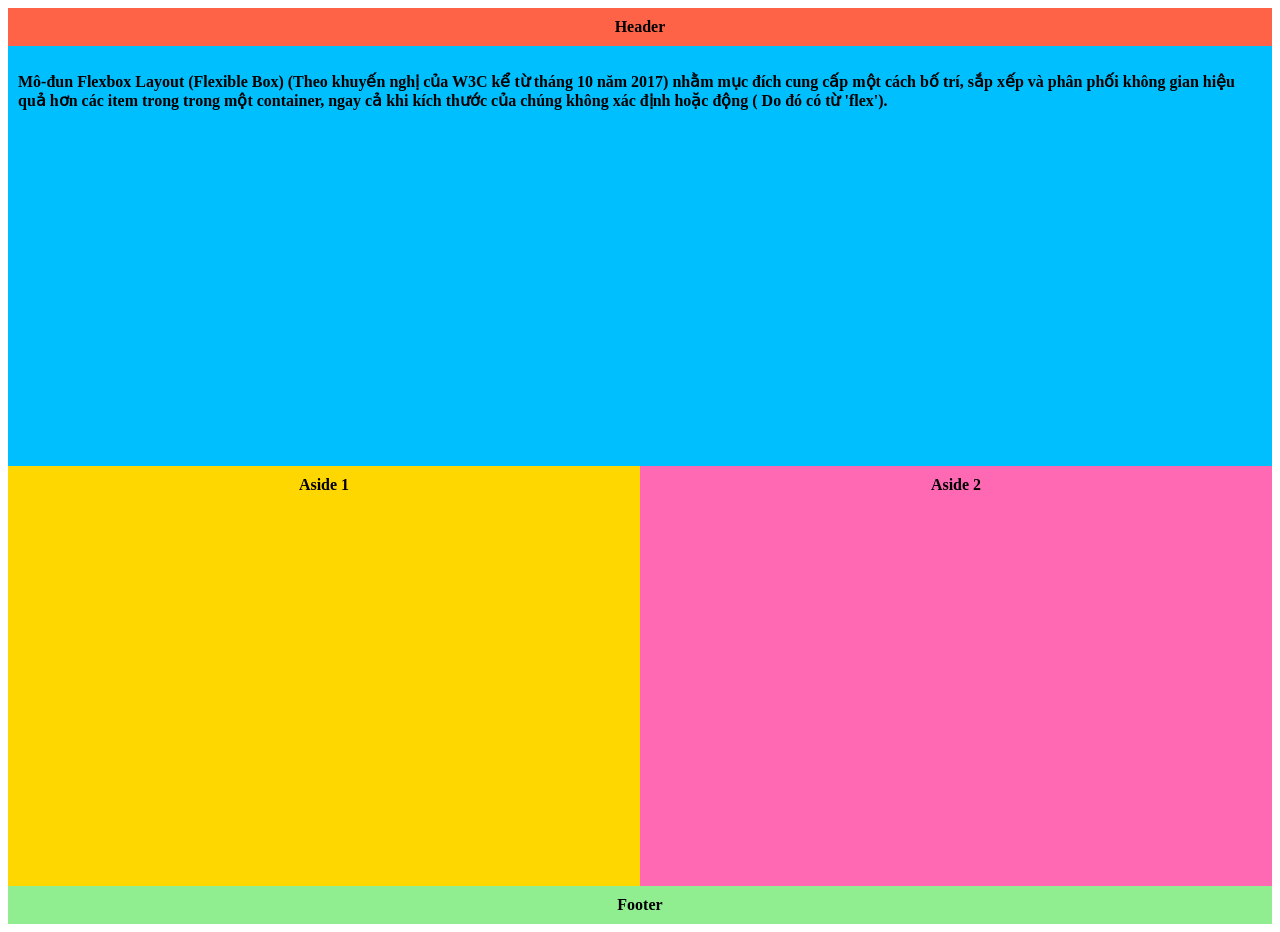
<file: Labthuchanh/Lab6/Lab06/Bai_2_Minh_hoa_layout/index.html>
<!DOCTYPE html>
<html>

<head>
	<meta http-equiv="Content-Type" content="text/html; charset=utf-8" />
    <link rel="stylesheet" href="css/style.css">
</head>

<body>
    <div class="wrapper">
        <header class="header-flex-2">Header</header>
        <article class="main">
            <p>Mô-đun Flexbox Layout (Flexible Box) (Theo khuyến nghị của W3C kể từ tháng 10 năm 2017) nhằm mục đích
                cung cấp một cách bố trí, sắp xếp và phân phối không gian hiệu quả hơn các item trong trong một
                container, ngay cả khi kích thước của chúng không xác định hoặc động ( Do đó có từ 'flex').</p>
        </article>
        <aside class="aside aside-1">Aside 1</aside>
        <aside class="aside aside-2">Aside 2</aside>
        <footer class="footer-flex-2">Footer</footer>
    </div>
</body>

</html>
</file>
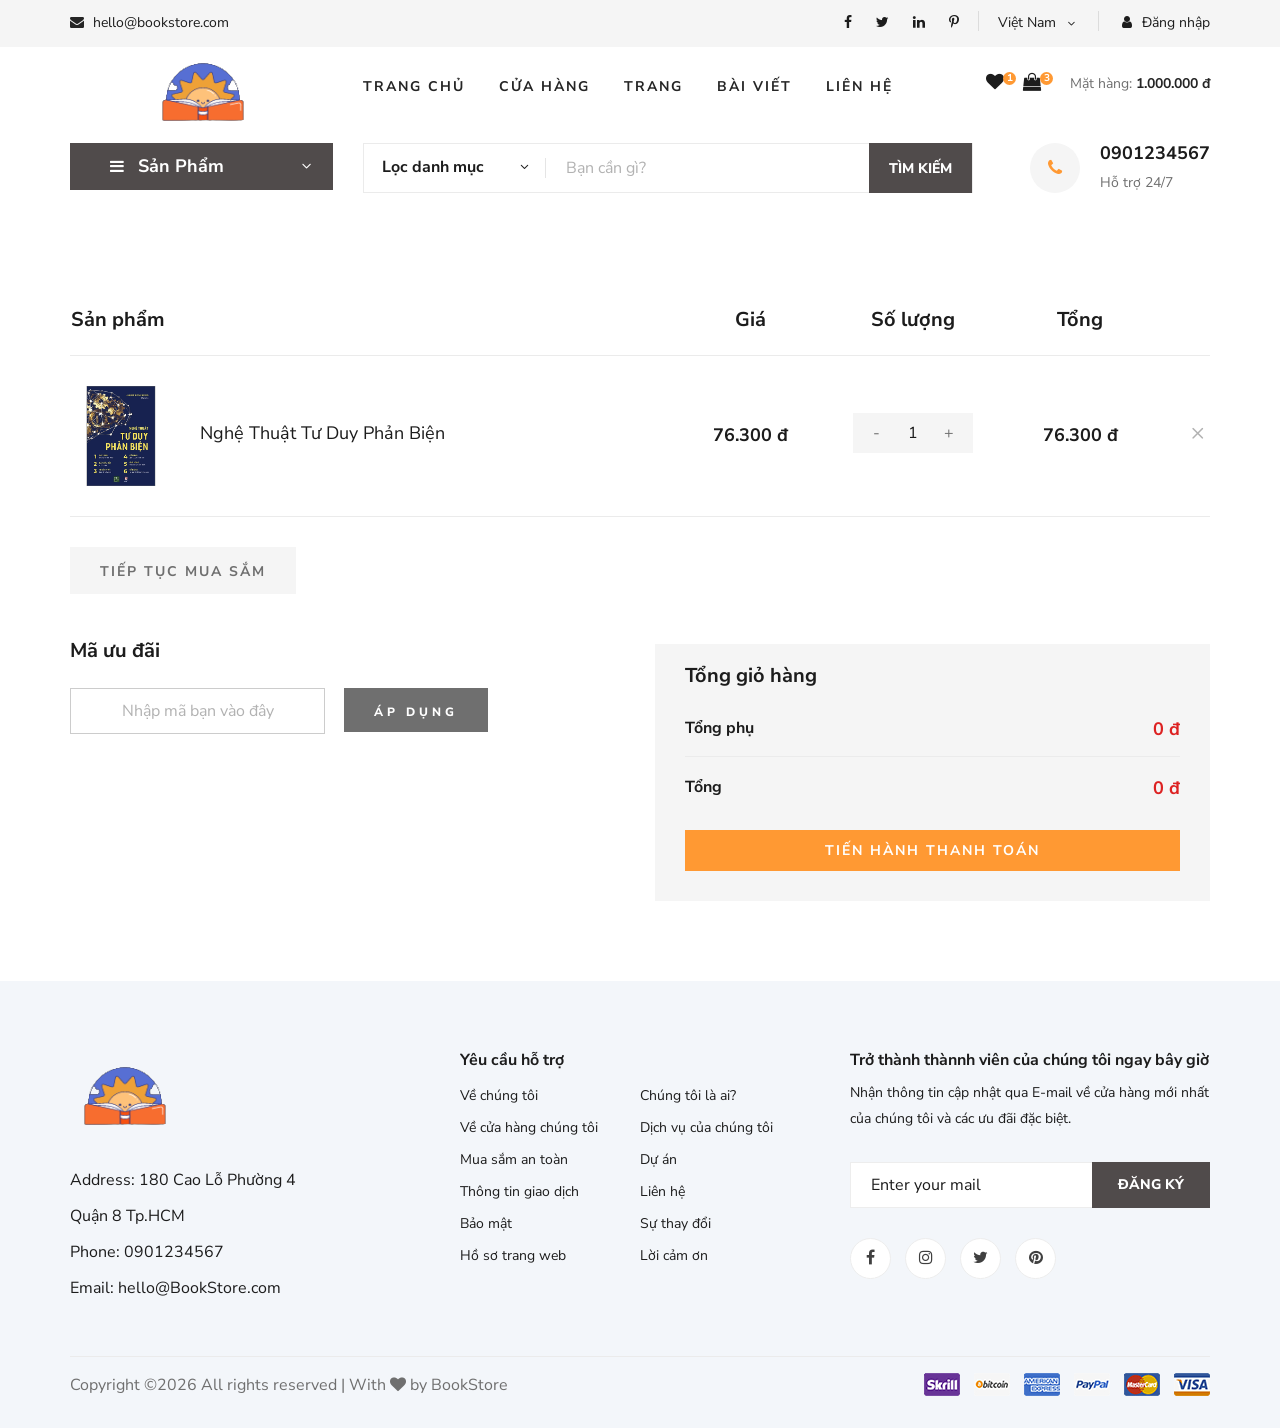
<file: Labthuchanh/Lab7/Lab07/demo_bai_2/index.html>
<!DOCTYPE html>
<html lang="zxx">

<head>
    <meta charset="UTF-8">
    <meta name="description" content="Ogani Template">
    <meta name="keywords" content="Ogani, unica, creative, html">
    <meta name="viewport" content="width=device-width, initial-scale=1.0">
    <meta http-equiv="X-UA-Compatible" content="ie=edge">
    <title>Nice | BookStore</title>
    
    <!-- Google Font -->
    <link href="https://fonts.googleapis.com/css2?family=Nunito Sans:wght@200;300;400;600;900&display=swap" rel="stylesheet">
    
    <!-- Css Styles -->
    <link rel="stylesheet" href="css/bootstrap.min.css" type="text/css">
    <link rel="stylesheet" href="css/font-awesome.min.css" type="text/css">
    <link rel="stylesheet" href="css/elegant-icons.css" type="text/css">
    <link rel="stylesheet" href="css/nice-select.css" type="text/css">
    <link rel="stylesheet" href="css/jquery-ui.min.css" type="text/css">
    <link rel="stylesheet" href="css/owl.carousel.min.css" type="text/css">
    <link rel="stylesheet" href="css/slicknav.min.css" type="text/css">
    <link rel="stylesheet" href="css/style.css" type="text/css">


</head>

<body>
    <!-- Page Preloder -->
    <div id="preloder">
        <div class="loader"></div>
    </div>

    <!-- Humberger Begin -->
    <div class="humberger__menu__overlay"></div>
    <div class="humberger__menu__wrapper">
        <div class="humberger__menu__logo">
            <a href="#"><img src="img/logo.png" alt=""></a>
        </div>
        <div class="humberger__menu__cart">
            <ul>
                <li><a href="#"><i class="fa fa-heart"></i> <span>1</span></a></li>
                <li><a href="#"><i class="fa fa-shopping-bag"></i> <span>3</span></a></li>
            </ul>
            <div class="header__cart__price">Mặt hàng: <span>1.000.000 đ</span></div>
        </div>
        <div class="humberger__menu__widget">
            <div class="header__top__right__language">
                <div>Việt Nam</div>
                <span class="arrow_carrot-down"></span>
                <ul>
                    <li><a href="#">Spanis</a></li>
                    <li><a href="#">English</a></li>
                </ul>
            </div>
            <div class="header__top__right__auth">
                <a href="#"><i class="fa fa-user"></i> Đăng nhập</a>
            </div>
        </div>
        <nav class="humberger__menu__nav mobile-menu">
            <ul>
                <li><a href="./index.html">Trang chủ</a></li>
                <li><a href="./shop-grid.html">Cửa hàng</a></li>
                <li><a href="#">Trang</a>
                    <ul class="header__menu__dropdown">
                        <li><a href="./shop-details.html">Cửa hàng chi tiết</a></li>
                        <li><a href="./shoping-cart.html">Giỏ hàng</a></li>
                        <li><a href="./checkout.html">Thủ tục thanh toán</a></li>
                        <li><a href="./blog-details.html">Chi tiết bài viết</a></li>
                    </ul>
                </li>
                <li><a href="./blog.html">Bài viết</a></li>
                <li><a href="./contact.html">Liên hệ</a></li>
            </ul>
        </nav>
        <div id="mobile-menu-wrap"></div>
        <div class="header__top__right__social">
            <a href="#"><i class="fa fa-facebook"></i></a>
            <a href="#"><i class="fa fa-twitter"></i></a>
            <a href="#"><i class="fa fa-linkedin"></i></a>
            <a href="#"><i class="fa fa-pinterest-p"></i></a>
        </div>
        <div class="humberger__menu__contact">
            <ul>
                <li><i class="fa fa-envelope"></i> hello@bookstore.com</li>
            </ul>
        </div>
    </div>
    <!-- Humberger End -->

    <!-- Header Section Begin -->
    <header class="header">
        <div class="header__top">
            <div class="container">
                <div class="row">
                    <div class="col-lg-6 col-md-6">
                        <div class="header__top__left">
                            <ul>
                                <li><i class="fa fa-envelope"></i> hello@bookstore.com</li>
                            </ul>
                        </div>
                    </div>
                    <div class="col-lg-6 col-md-6">
                        <div class="header__top__right">
                            <div class="header__top__right__social">
                                <a href="#"><i class="fa fa-facebook"></i></a>
                                <a href="#"><i class="fa fa-twitter"></i></a>
                                <a href="#"><i class="fa fa-linkedin"></i></a>
                                <a href="#"><i class="fa fa-pinterest-p"></i></a>
                            </div>
                            <div class="header__top__right__language">
                                <div>Việt Nam</div>
                                <span class="arrow_carrot-down"></span>
                                <ul>
                                    <li><a href="#">Spanis</a></li>
                                    <li><a href="#">English</a></li>
                                </ul>
                            </div>
                            <div class="header__top__right__auth">
                                <a href="#"><i class="fa fa-user"></i> Đăng nhập</a>
                            </div>
                        </div>
                    </div>
                </div>
            </div>
        </div>
        <div class="container">
            <div class="row">
                <div class="col-lg-3">
                    <div class="header__logo">
                        <a href="./index.html"><img src="img/logo.png" alt=""></a>
                    </div>
                </div>
                <div class="col-lg-6">
                    <nav class="header__menu">
                        <ul class="ul-menu">
                            <li><a href="./index.html">Trang chủ</a></li>
                            <li><a href="./shop-grid.html">Cửa hàng</a></li>
                            <li><a href="#">Trang</a>
                                <ul class="header__menu__dropdown">
                                    <li><a href="./shop-details.html">Cửa hàng chi tiết</a></li>
                                    <li><a href="./shoping-cart.html">Giỏ hàng</a></li>
                                    <li><a href="./checkout.html">Thủ tục thanh toán</a></li>
                                    <li><a href="./blog-details.html">Chi tiết bài viết</a></li>
                                </ul>
                            </li>
                            <li><a href="./blog.html">Bài viết</a></li>
                            <li><a href="./contact.html">Liên hệ</a></li>
                        </ul>
                    </nav>
                </div>
                <div class="col-lg-3">
                    <div class="header__cart">
                        <ul>
                            <li><a href="#"><i class="fa fa-heart"></i> <span>1</span></a></li>
                            <li><a href="#"><i class="fa fa-shopping-bag"></i> <span>3</span></a></li>
                        </ul>
                        <div class="header__cart__price">Mặt hàng: <span>1.000.000 đ</span></div>
                    </div>
                </div>
            </div>
            <div class="humberger__open">
                <i class="fa fa-bars"></i>
            </div>
        </div>
    </header>
    <!-- Header Section End -->

    <!-- Hero Section Begin -->
    <section class="hero hero-normal">
        <div class="container">
            <div class="row">
                <div class="col-lg-3">
                    <div class="hero__categories">
                        <div class="hero__categories__all">
                            <i class="fa fa-bars"></i>
                            <span>Sản Phẩm</span>
                        </div>
                        <ul>
                            <li><a href="#">Văn học</a></li>
                            <li><a href="#">Kinh tế</a></li>
                            <li><a href="#">Thiếu nhi</a></li>
                            <li><a href="#">Kĩ năng sống</a></li>
                            <li><a href="#">Giáo khoa</a></li>
                            <li><a href="#">Từ điển</a></li>
                            <li><a href="#">Lịch sử</a></li>
                            <li><a href="#">Y học</a></li>
                            <li><a href="#">Tạp chí</a></li>
                            <li><a href="#">Ngoại ngữ</a></li>
                            <li><a href="#">Giáo trình</a></li>
                        </ul>
                    </div>
                </div>
                <div class="col-lg-9">
                    <div class="hero__search">
                        <div class="hero__search__form">
                            <form action="#">
                                <div class="hero__search__categories">
                                    Lọc danh mục
                                    <span class="arrow_carrot-down"></span>
                                </div>
                                <input type="text" placeholder="Bạn cần gì?">
                                <button type="submit" class="site-btn">TÌM KIẾM</button>
                            </form>
                        </div>
                        <div class="hero__search__phone">
                            <div class="hero__search__phone__icon">
                                <i class="fa fa-phone"></i>
                            </div>
                            <div class="hero__search__phone__text">
                                <h5>0901234567</h5>
                                <span>Hỗ trợ 24/7 </span>
                            </div>
                        </div>
                    </div>
                </div>
            </div>
        </div>
    </section>
    <!-- Hero Section End -->

    <!-- Shoping Cart Section Begin -->
    <section class="shoping-cart spad">
        <div class="container">
            <div class="row">
                <div class="col-lg-12">
                    <div class="shoping__cart__table">
                        <table>
                            <thead>
                                <tr>
                                    <th class="shoping__product">Sản phẩm</th>
                                    <th>Giá</th>
                                    <th>Số lượng</th>
                                    <th>Tổng</th>
                                    <th></th>
                                </tr>
                            </thead>
                            <tbody>
                                <tr>
                                    <td class="shoping__cart__item">
                                        <img src="img/featured/Book_2.jpg" alt="" width="100px">
                                        <h5>Nghệ Thuật Tư Duy Phản Biện</h5>
                                    </td>
                                    <td class="shoping__cart__price">
                                        76.300 đ
                                    </td>
                                    <td class="shoping__cart__quantity">
                                        <div class="quantity">
                                            <div class="pro-qty">
                                                <input value="1" id="quantity" >
                                            </div>
                                        </div>
                                    </td>
                                    <td class="shoping__cart__total" id="total">
                                        76.300 đ
                                    </td>
                                    <td class="shoping__cart__item__close">
                                        <span class="icon_close"></span>
                                    </td>
                                </tr>
                            </tbody>
                        </table>
                    </div>
                </div>
            </div>
            <div class="row">
                <div class="col-lg-12">
                    <div class="shoping__cart__btns">
                        <a href="#" class="primary-btn cart-btn">TIẾP TỤC MUA SẮM</a>
                    </div>
                </div>
                <div class="col-lg-6">
                    <div class="shoping__continue">
                        <div class="shoping__discount">
                            <h5>Mã ưu đãi</h5>
                            <form action="#">
                                <input type="text" placeholder="Nhập mã bạn vào đây">
                                <button type="submit" class="site-btn">ÁP DỤNG</button>
                            </form>
                        </div>
                    </div>
                </div>
                <div class="col-lg-6">
                    <div class="shoping__checkout">
                        <h5>Tổng giỏ hàng</h5>
                        <ul>
                            <li>Tổng phụ <span>0 đ</span></li>
                            <li>Tổng <span>0 đ</span></li>
                        </ul>
                        <a href="#" class="primary-btn">Tiến hành thanh toán</a>
                    </div>
                </div>
            </div>
        </div>
    </section>
    <!-- Shoping Cart Section End -->


    <!-- Footer Section Begin -->
    <footer class="footer spad">
        <div class="container">
            <div class="row">
                <div class="col-lg-3 col-md-6 col-sm-6">
                    <div class="footer__about">
                        <div class="footer__about__logo">
                            <a href="./index.html"><img src="img/logo.png" alt=""></a>
                        </div>
                        <ul>
                            <li>Address: 180 Cao Lỗ Phường 4 Quận 8 Tp.HCM</li>
                            <li>Phone: 0901234567</li>
                            <li>Email: hello@BookStore.com</li>
                        </ul>
                    </div>
                </div>
                <div class="col-lg-4 col-md-6 col-sm-6 offset-lg-1">
                    <div class="footer__widget">
                        <h6>
                            Yêu cầu hỗ trợ</h6>
                        <ul>
                            <li><a href="#">Về chúng tôi</a></li>
                            <li><a href="#">Về cửa hàng chúng tôi</a></li>
                            <li><a href="#">Mua sắm an toàn</a></li>
                            <li><a href="#">Thông tin giao dịch</a></li>
                            <li><a href="#">Bảo mật</a></li>
                            <li><a href="#">Hồ sơ trang web</a></li>
                        </ul>
                        <ul>
                            <li><a href="#">Chúng tôi là ai?</a></li>
                            <li><a href="#">Dịch vụ của chúng tôi</a></li>
                            <li><a href="#">Dự án</a></li>
                            <li><a href="#">Liên hệ</a></li>
                            <li><a href="#">Sự thay đổi</a></li>
                            <li><a href="#">Lời cảm ơn</a></li>
                        </ul>
                    </div>
                </div>
                <div class="col-lg-4 col-md-12">
                    <div class="footer__widget">
                        <h6>Trở thành thànnh viên của chúng tôi ngay bây giờ</h6>
                        <p>Nhận thông tin cập nhật qua E-mail về cửa hàng mới nhất của chúng tôi và các ưu đãi đặc biệt.</p>
                        <form action="#">
                            <input type="text" placeholder="Enter your mail">
                            <button type="submit" class="site-btn">Đăng ký</button>
                        </form>
                        <div class="footer__widget__social">
                            <a href="#"><i class="fa fa-facebook"></i></a>
                            <a href="#"><i class="fa fa-instagram"></i></a>
                            <a href="#"><i class="fa fa-twitter"></i></a>
                            <a href="#"><i class="fa fa-pinterest"></i></a>
                        </div>
                    </div>
                </div>
            </div>
            <div class="row">
                <div class="col-lg-12">
                    <div class="footer__copyright">
                        <div class="footer__copyright__text"><p>
  Copyright &copy;<script>document.write(new Date().getFullYear());</script> All rights reserved | With <i class="fa fa-heart" aria-hidden="true"></i> by BookStore</a>
  </p></div>
                        <div class="footer__copyright__payment"><img src="img/payment-item.png" alt=""></div>
                    </div>
                </div>
            </div>
        </div>
    </footer>
    <!-- Footer Section End -->

    <!-- Js Plugins -->
    <script src="js/jquery-3.3.1.min.js"></script>
    <script src="js/bootstrap.min.js"></script>
    <script src="js/jquery.nice-select.min.js"></script>
    <script src="js/jquery-ui.min.js"></script>
    <script src="js/jquery.slicknav.js"></script>
    <script src="js/mixitup.min.js"></script>
    <script src="js/owl.carousel.min.js"></script>
    <script src="js/main.js"></script>


</body>

</html>
</file>
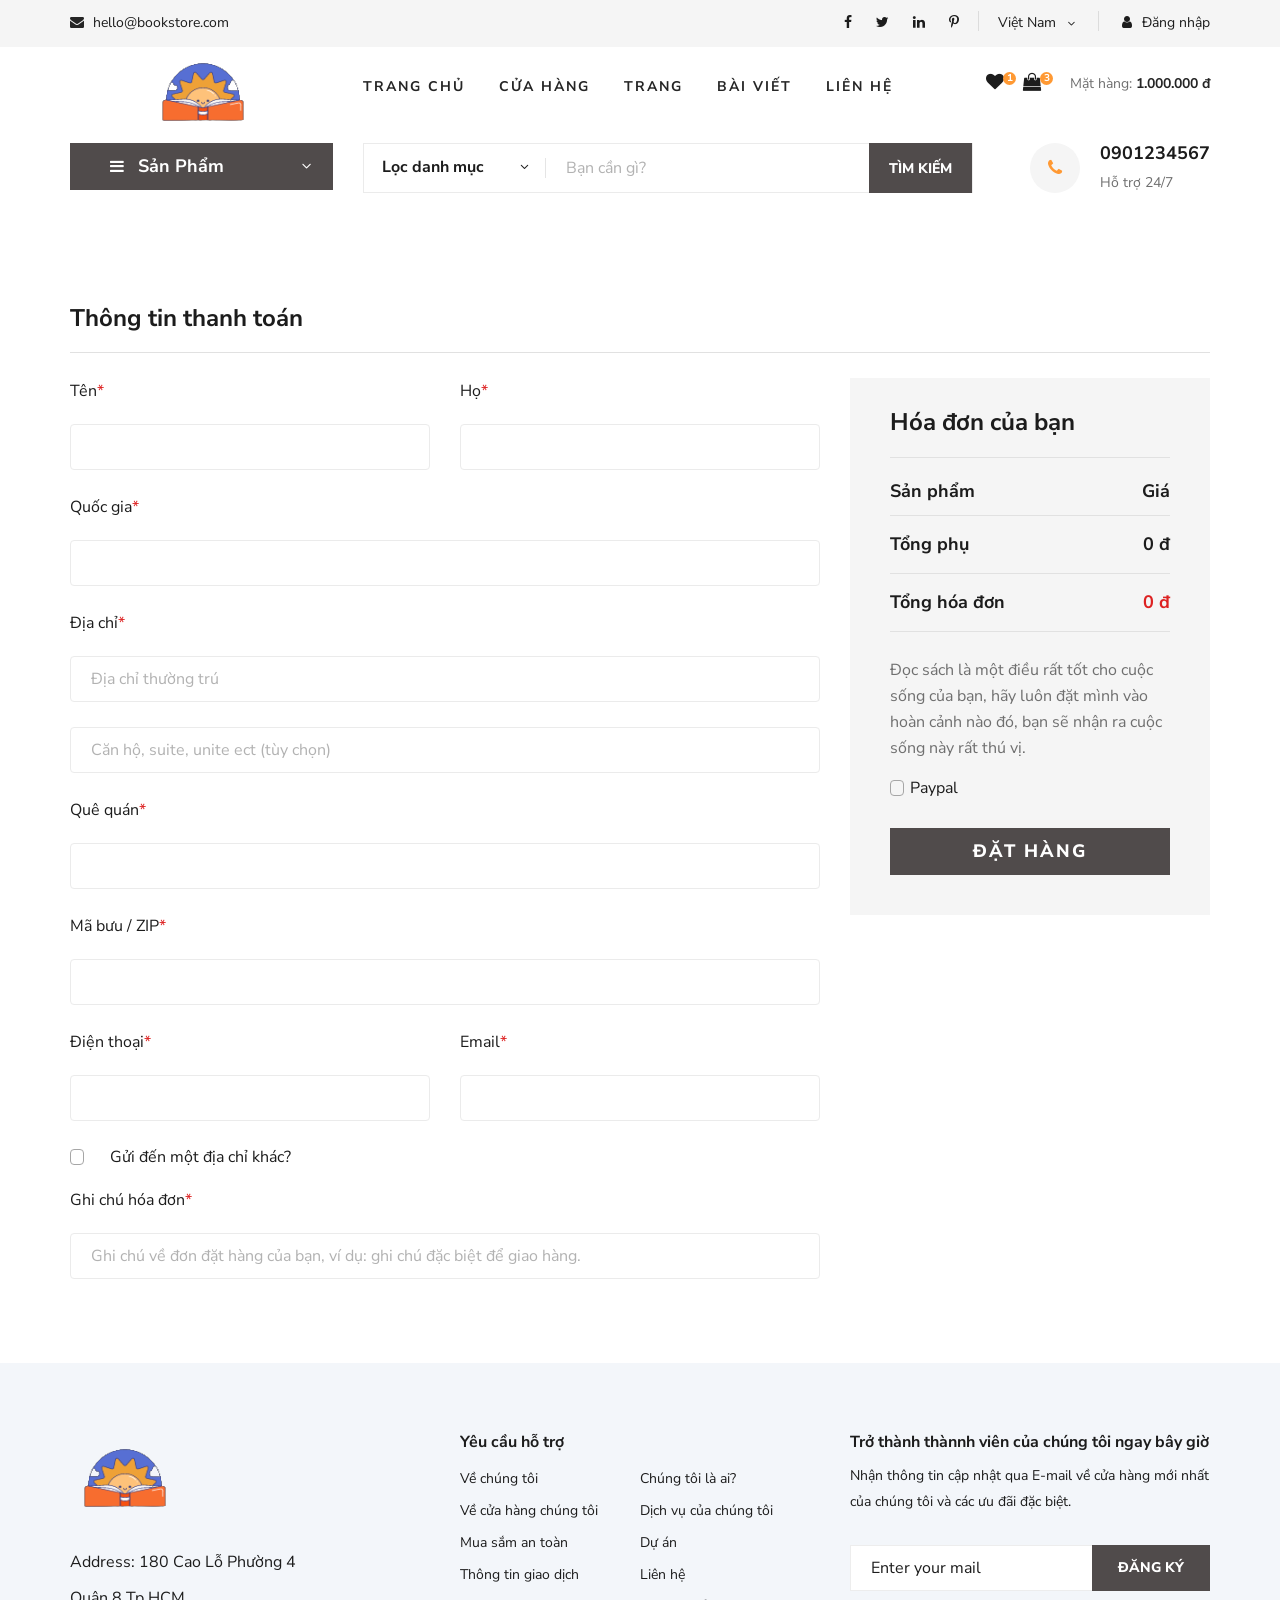
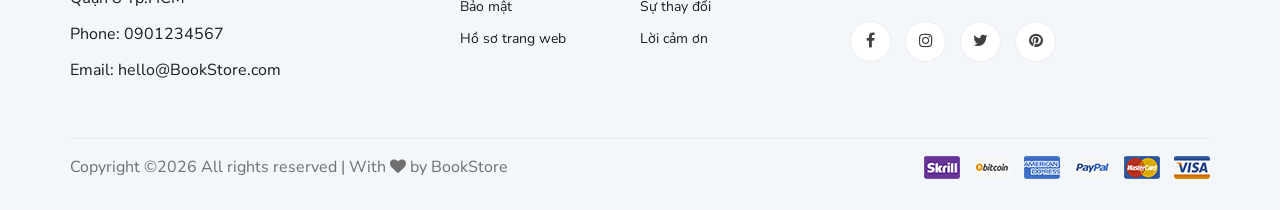
<file: Labthuchanh/Lab7/Lab07/Vi_du/index.html>
<!DOCTYPE html>
<html lang="zxx">

<head>
    <meta charset="UTF-8">
    <meta name="description" content="Ogani Template">
    <meta name="keywords" content="Ogani, unica, creative, html">
    <meta name="viewport" content="width=device-width, initial-scale=1.0">
    <meta http-equiv="X-UA-Compatible" content="ie=edge">
    <title>Nice | BookStore</title>
    
    <!-- Google Font -->
    <link href="https://fonts.googleapis.com/css2?family=Nunito Sans:wght@200;300;400;600;900&display=swap" rel="stylesheet">
    
    <!-- Css Styles -->
    <link rel="stylesheet" href="css/bootstrap.min.css" type="text/css">
    <link rel="stylesheet" href="css/font-awesome.min.css" type="text/css">
    <link rel="stylesheet" href="css/elegant-icons.css" type="text/css">
    <link rel="stylesheet" href="css/nice-select.css" type="text/css">
    <link rel="stylesheet" href="css/jquery-ui.min.css" type="text/css">
    <link rel="stylesheet" href="css/owl.carousel.min.css" type="text/css">
    <link rel="stylesheet" href="css/slicknav.min.css" type="text/css">
    <link rel="stylesheet" href="css/style.css" type="text/css">


    <style>
        .error-message {
            color: red;
            font-size: 14px; 
            margin-top: 5px; 
        }
    </style>
</head>

<body>
    <!-- Page Preloder -->
    <div id="preloder">
        <div class="loader"></div>
    </div>

    <!-- Humberger Begin -->
    <div class="humberger__menu__overlay"></div>
    <div class="humberger__menu__wrapper">
        <div class="humberger__menu__logo">
            <a href="#"><img src="img/logo.png" alt=""></a>
        </div>
        <div class="humberger__menu__cart">
            <ul>
                <li><a href="#"><i class="fa fa-heart"></i> <span>1</span></a></li>
                <li><a href="#"><i class="fa fa-shopping-bag"></i> <span>3</span></a></li>
            </ul>
            <div class="header__cart__price">Mặt hàng: <span>1.000.000 đ</span></div>
        </div>
        <div class="humberger__menu__widget">
            <div class="header__top__right__language">
                <div>Việt Nam</div>
                <span class="arrow_carrot-down"></span>
                <ul>
                    <li><a href="#">Spanis</a></li>
                    <li><a href="#">English</a></li>
                </ul>
            </div>
            <div class="header__top__right__auth">
                <a href="#"><i class="fa fa-user"></i> Đăng nhập</a>
            </div>
        </div>
        <nav class="humberger__menu__nav mobile-menu">
            <ul>
                <li><a href="./index.html">Trang chủ</a></li>
                <li><a href="./shop-grid.html">Cửa hàng</a></li>
                <li><a href="#">Trang</a>
                    <ul class="header__menu__dropdown">
                        <li><a href="./shop-details.html">Cửa hàng chi tiết</a></li>
                        <li><a href="./shoping-cart.html">Giỏ hàng</a></li>
                        <li><a href="./checkout.html">Thủ tục thanh toán</a></li>
                        <li><a href="./blog-details.html">Chi tiết bài viết</a></li>
                    </ul>
                </li>
                <li><a href="./blog.html">Bài viết</a></li>
                <li><a href="./contact.html">Liên hệ</a></li>
            </ul>
        </nav>
        <div id="mobile-menu-wrap"></div>
        <div class="header__top__right__social">
            <a href="#"><i class="fa fa-facebook"></i></a>
            <a href="#"><i class="fa fa-twitter"></i></a>
            <a href="#"><i class="fa fa-linkedin"></i></a>
            <a href="#"><i class="fa fa-pinterest-p"></i></a>
        </div>
        <div class="humberger__menu__contact">
            <ul>
                <li><i class="fa fa-envelope"></i> hello@bookstore.com</li>
            </ul>
        </div>
    </div>
    <!-- Humberger End -->

    <!-- Header Section Begin -->
    <header class="header">
        <div class="header__top">
            <div class="container">
                <div class="row">
                    <div class="col-lg-6 col-md-6">
                        <div class="header__top__left">
                            <ul>
                                <li><i class="fa fa-envelope"></i> hello@bookstore.com</li>
                            </ul>
                        </div>
                    </div>
                    <div class="col-lg-6 col-md-6">
                        <div class="header__top__right">
                            <div class="header__top__right__social">
                                <a href="#"><i class="fa fa-facebook"></i></a>
                                <a href="#"><i class="fa fa-twitter"></i></a>
                                <a href="#"><i class="fa fa-linkedin"></i></a>
                                <a href="#"><i class="fa fa-pinterest-p"></i></a>
                            </div>
                            <div class="header__top__right__language">
                                <div>Việt Nam</div>
                                <span class="arrow_carrot-down"></span>
                                <ul>
                                    <li><a href="#">Spanis</a></li>
                                    <li><a href="#">English</a></li>
                                </ul>
                            </div>
                            <div class="header__top__right__auth">
                                <a href="#"><i class="fa fa-user"></i> Đăng nhập</a>
                            </div>
                        </div>
                    </div>
                </div>
            </div>
        </div>
        <div class="container">
            <div class="row">
                <div class="col-lg-3">
                    <div class="header__logo">
                        <a href="./index.html"><img src="img/logo.png" alt=""></a>
                    </div>
                </div>
                <div class="col-lg-6">
                    <nav class="header__menu">
                        <ul class="ul-menu">
                            <li><a href="./index.html">Trang chủ</a></li>
                            <li><a href="./shop-grid.html">Cửa hàng</a></li>
                            <li><a href="#">Trang</a>
                                <ul class="header__menu__dropdown">
                                    <li><a href="./shop-details.html">Cửa hàng chi tiết</a></li>
                                    <li><a href="./shoping-cart.html">Giỏ hàng</a></li>
                                    <li><a href="./checkout.html">Thủ tục thanh toán</a></li>
                                    <li><a href="./blog-details.html">Chi tiết bài viết</a></li>
                                </ul>
                            </li>
                            <li><a href="./blog.html">Bài viết</a></li>
                            <li><a href="./contact.html">Liên hệ</a></li>
                        </ul>
                    </nav>
                </div>
                <div class="col-lg-3">
                    <div class="header__cart">
                        <ul>
                            <li><a href="#"><i class="fa fa-heart"></i> <span>1</span></a></li>
                            <li><a href="#"><i class="fa fa-shopping-bag"></i> <span>3</span></a></li>
                        </ul>
                        <div class="header__cart__price">Mặt hàng: <span>1.000.000 đ</span></div>
                    </div>
                </div>
            </div>
            <div class="humberger__open">
                <i class="fa fa-bars"></i>
            </div>
        </div>
    </header>
    <!-- Header Section End -->

    <!-- Hero Section Begin -->
    <section class="hero hero-normal">
        <div class="container">
            <div class="row">
                <div class="col-lg-3">
                    <div class="hero__categories">
                        <div class="hero__categories__all">
                            <i class="fa fa-bars"></i>
                            <span>Sản Phẩm</span>
                        </div>
                        <ul>
                            <li><a href="#">Văn học</a></li>
                            <li><a href="#">Kinh tế</a></li>
                            <li><a href="#">Thiếu nhi</a></li>
                            <li><a href="#">Kĩ năng sống</a></li>
                            <li><a href="#">Giáo khoa</a></li>
                            <li><a href="#">Từ điển</a></li>
                            <li><a href="#">Lịch sử</a></li>
                            <li><a href="#">Y học</a></li>
                            <li><a href="#">Tạp chí</a></li>
                            <li><a href="#">Ngoại ngữ</a></li>
                            <li><a href="#">Giáo trình</a></li>
                        </ul>
                    </div>
                </div>
                <div class="col-lg-9">
                    <div class="hero__search">
                        <div class="hero__search__form">
                            <form action="#">
                                <div class="hero__search__categories">
                                    Lọc danh mục
                                    <span class="arrow_carrot-down"></span>
                                </div>
                                <input type="text" placeholder="Bạn cần gì?">
                                <button type="submit" class="site-btn">TÌM KIẾM</button>
                            </form>
                        </div>
                        <div class="hero__search__phone">
                            <div class="hero__search__phone__icon">
                                <i class="fa fa-phone"></i>
                            </div>
                            <div class="hero__search__phone__text">
                                <h5>0901234567</h5>
                                <span>Hỗ trợ 24/7 </span>
                            </div>
                        </div>
                    </div>
                </div>
            </div>
        </div>
    </section>
    <!-- Hero Section End -->

     <!-- Checkout Section Begin -->
     <section class="checkout spad">
        <div class="container">
            <div class="checkout__form">
                <h4>Thông tin thanh toán</h4>
                <form id="checkoutForm" action="#">
                    <div class="row">
                        <div class="col-lg-8 col-md-6">
                            <div class="row">
                                <div class="col-lg-6">
                                    <div class="checkout__input">
                                        <p>Tên<span>*</span></p>
                                        <input type="text" id="firstNameInput">
                                        <div class="error-message" id="firstNameErrorMessage"></div>
                                    </div>
                                </div>
                                <div class="col-lg-6">
                                    <div class="checkout__input">
                                        <p>Họ<span>*</span></p>
                                        <input type="text" id="lastNameInput">
                                        <div class="error-message" id="lastNameErrorMessage"></div>
                                    </div>
                                </div>
                            </div>
                            <div class="checkout__input">
                                <p>Quốc gia<span>*</span></p>
                                <input type="text" id="nationInput">
                                <div class="error-message" id="nationErrorMessage"></div>
                            </div>
                            <div class="checkout__input">
                                <p>Địa chỉ<span>*</span></p>
                                <input type="text" placeholder="Địa chỉ thường trú" class="checkout__input__add" id="adresseInput">
                                <div class="error-message" id="adresseErrorMessage"></div>
                                <input type="text" placeholder="Căn hộ, suite, unite ect (tùy chọn)" id="suiteInput">
                                <div class="error-message" id="suiteErrorMessage"></div>
                            </div>
                            <div class="checkout__input">
                                <p>Quê quán<span>*</span></p>
                                <input type="text" id="countryInput">
                                <div class="error-message" id="countryErrorMessage"></div>
                            </div>
                            <div class="checkout__input">
                                <p>Mã bưu / ZIP<span>*</span></p>
                                <input type="text" id="zipInput">
                                <div class="error-message" id="zipErrorMessage"></div>
                            </div>
                            <div class="row">
                                <div class="col-lg-6">
                                    <div class="checkout__input">
                                        <p>Điện thoại<span>*</span></p>
                                        <input type="text" id="numInput">
                                        <div class="error-message" id="numErrorMessage"></div>
                                    </div>
                                </div>
                                <div class="col-lg-6">
                                    <div class="checkout__input">
                                        <p>Email<span>*</span></p>
                                        <input type="text" id="emailInput">
                                        <div class="error-message" id="emailErrorMessage"></div>
                                    </div>
                                </div>
                            </div>
                           
                            <div class="checkout__input__checkbox">
                                <label for="diff-acc">
                                    Gửi đến một địa chỉ khác?
                                    <input type="checkbox" id="diff-acc">
                                    <span class="checkmark"></span>
                                </label>
                            </div>
                            <div class="checkout__input">
                                <p>Ghi chú hóa đơn<span>*</span></p>
                                <input type="text" placeholder="Ghi chú về đơn đặt hàng của bạn, ví dụ: ghi chú đặc biệt để giao hàng." id="noteInput">
                                <div class="error-message" id="noteErrorMessage"></div>
                            </div>
                        </div>
                        <div class="col-lg-4 col-md-6">
                            <div class="checkout__order">
                                <h4>Hóa đơn của bạn</h4>
                                <div class="checkout__order__products">Sản phẩm <span>Giá</span></div>
                               
                                <div class="checkout__order__subtotal">Tổng phụ <span>0 đ</span></div>
                                <div class="checkout__order__total">Tổng hóa đơn <span>0 đ</span></div>
                                <p>Đọc sách là một điều rất tốt cho cuộc sống của bạn, hãy luôn đặt mình vào hoàn cảnh nào đó, bạn sẽ
                                    nhận ra cuộc sống này rất thú vị.
                                </p>
                                <div class="checkout__input__checkbox">
                                    <label for="paypal">
                                        Paypal
                                        <input type="checkbox" id="paypal">
                                        <span class="checkmark"></span>
                                    </label>
                                </div>
                                <button type="button" class="site-btn" onclick="validateForm()">Đặt hàng</button>
                            </div>
                        </div>
                    </div>
                </form>
            </div>
        </div>
    </section>
    <!-- Checkout Section End -->


    <!-- Footer Section Begin -->
    <footer class="footer spad">
        <div class="container">
            <div class="row">
                <div class="col-lg-3 col-md-6 col-sm-6">
                    <div class="footer__about">
                        <div class="footer__about__logo">
                            <a href="./index.html"><img src="img/logo.png" alt=""></a>
                        </div>
                        <ul>
                            <li>Address: 180 Cao Lỗ Phường 4 Quận 8 Tp.HCM</li>
                            <li>Phone: 0901234567</li>
                            <li>Email: hello@BookStore.com</li>
                        </ul>
                    </div>
                </div>
                <div class="col-lg-4 col-md-6 col-sm-6 offset-lg-1">
                    <div class="footer__widget">
                        <h6>
                            Yêu cầu hỗ trợ</h6>
                        <ul>
                            <li><a href="#">Về chúng tôi</a></li>
                            <li><a href="#">Về cửa hàng chúng tôi</a></li>
                            <li><a href="#">Mua sắm an toàn</a></li>
                            <li><a href="#">Thông tin giao dịch</a></li>
                            <li><a href="#">Bảo mật</a></li>
                            <li><a href="#">Hồ sơ trang web</a></li>
                        </ul>
                        <ul>
                            <li><a href="#">Chúng tôi là ai?</a></li>
                            <li><a href="#">Dịch vụ của chúng tôi</a></li>
                            <li><a href="#">Dự án</a></li>
                            <li><a href="#">Liên hệ</a></li>
                            <li><a href="#">Sự thay đổi</a></li>
                            <li><a href="#">Lời cảm ơn</a></li>
                        </ul>
                    </div>
                </div>
                <div class="col-lg-4 col-md-12">
                    <div class="footer__widget">
                        <h6>Trở thành thànnh viên của chúng tôi ngay bây giờ</h6>
                        <p>Nhận thông tin cập nhật qua E-mail về cửa hàng mới nhất của chúng tôi và các ưu đãi đặc biệt.</p>
                        <form action="#">
                            <input type="text" placeholder="Enter your mail">
                            <button type="submit" class="site-btn">Đăng ký</button>
                        </form>
                        <div class="footer__widget__social">
                            <a href="#"><i class="fa fa-facebook"></i></a>
                            <a href="#"><i class="fa fa-instagram"></i></a>
                            <a href="#"><i class="fa fa-twitter"></i></a>
                            <a href="#"><i class="fa fa-pinterest"></i></a>
                        </div>
                    </div>
                </div>
            </div>
            <div class="row">
                <div class="col-lg-12">
                    <div class="footer__copyright">
                        <div class="footer__copyright__text"><p>
  Copyright &copy;<script>document.write(new Date().getFullYear());</script> All rights reserved | With <i class="fa fa-heart" aria-hidden="true"></i> by BookStore</a>
  </p></div>
                        <div class="footer__copyright__payment"><img src="img/payment-item.png" alt=""></div>
                    </div>
                </div>
            </div>
        </div>
    </footer>
    <!-- Footer Section End -->

    <!-- Js Plugins -->
    <script src="js/jquery-3.3.1.min.js"></script>
    <script src="js/bootstrap.min.js"></script>
    <script src="js/jquery.nice-select.min.js"></script>
    <script src="js/jquery-ui.min.js"></script>
    <script src="js/jquery.slicknav.js"></script>
    <script src="js/mixitup.min.js"></script>
    <script src="js/owl.carousel.min.js"></script>
    <script src="js/main.js"></script>



    <!-- JavaScript -->
    <script>
        function validateForm() {
            
            var firstName = firstNameInput.value.trim();
            var lastName = lastNameInput.value.trim();
            var nation = nationInput.value.trim();
            var email = emailInput.value.trim();
            var adresse = adresseInput.value.trim();
            var suite = suiteInput.value.trim();
            var country = countryInput.value.trim();
            var zip = zipInput.value.trim();
            var num = numInput.value.trim();
            var isValid = true;

            if (firstName === '') {
                firstNameErrorMessage.textContent = 'Vui lòng nhập tên của bạn.';
                isValid = false;
            } else {
                firstNameErrorMessage.textContent = '';
            }
           
            
            if (!validateEmail(emailInput.value)) {
                emailErrorMessage.textContent = 'Vui lòng nhập một địa chỉ email hợp lệ.';
                isValid = false;
            } else {
                emailErrorMessage.textContent = '';
            }
            
            if (isValid) {
                alert('Đặt hàng thành công!');
            }
            if (lastName === ''){
                lastNameErrorMessage.textContent = 'Vui lòng nhập họ của bạn.';
                isValid = false;
            } else{
                lastName.textContent = '';
            }
            if (nation === ''){
                nationErrorMessage.textContent = 'Vui lòng nhập quốc gia của bạn.';
                isValid = false;
            } else {
                nation.textContent = '';
            }
            if (adresse === ''){
                adresseErrorMessage.textContent = 'Vui lòng nhập địa chỉ của bạn.';
                isValid = false;
            } else {
                adresse.textContent = '';
            }
            if (suite === ''){
                suiteErrorMessage.textContent = 'Vui lòng nhập nơi của bạn.';
                isValid = false;
            } else {
                suite.textContent = '';
            }
            if (country === ''){
                countryErrorMessage.textContent = 'Vui lòng nhập quê quán của bạn.';
                isValid = false;
            } else{
                country.textContent = '';
            }
            if(zip === ''){
                zipErrorMessage.textContent = 'Vui lòng nhập mã bưu điện của bạn.';
                isValid = false;
            }else{
                zip.textContent = '';
            }
            if(num === ''){
                numErrorMessage.textContent = 'Vui lòng nhập sđt của bạn.';
                isValid = false;
            } else{
                num.textContent = '';
            }
            
            
            
            
            
        }
    
        function validateEmail(email) {
            var emailRegex = /\S+@\S+\.\S+/;
            return emailRegex.test(email);
        }
    
    </script>
    
</body>

</html>
</file>
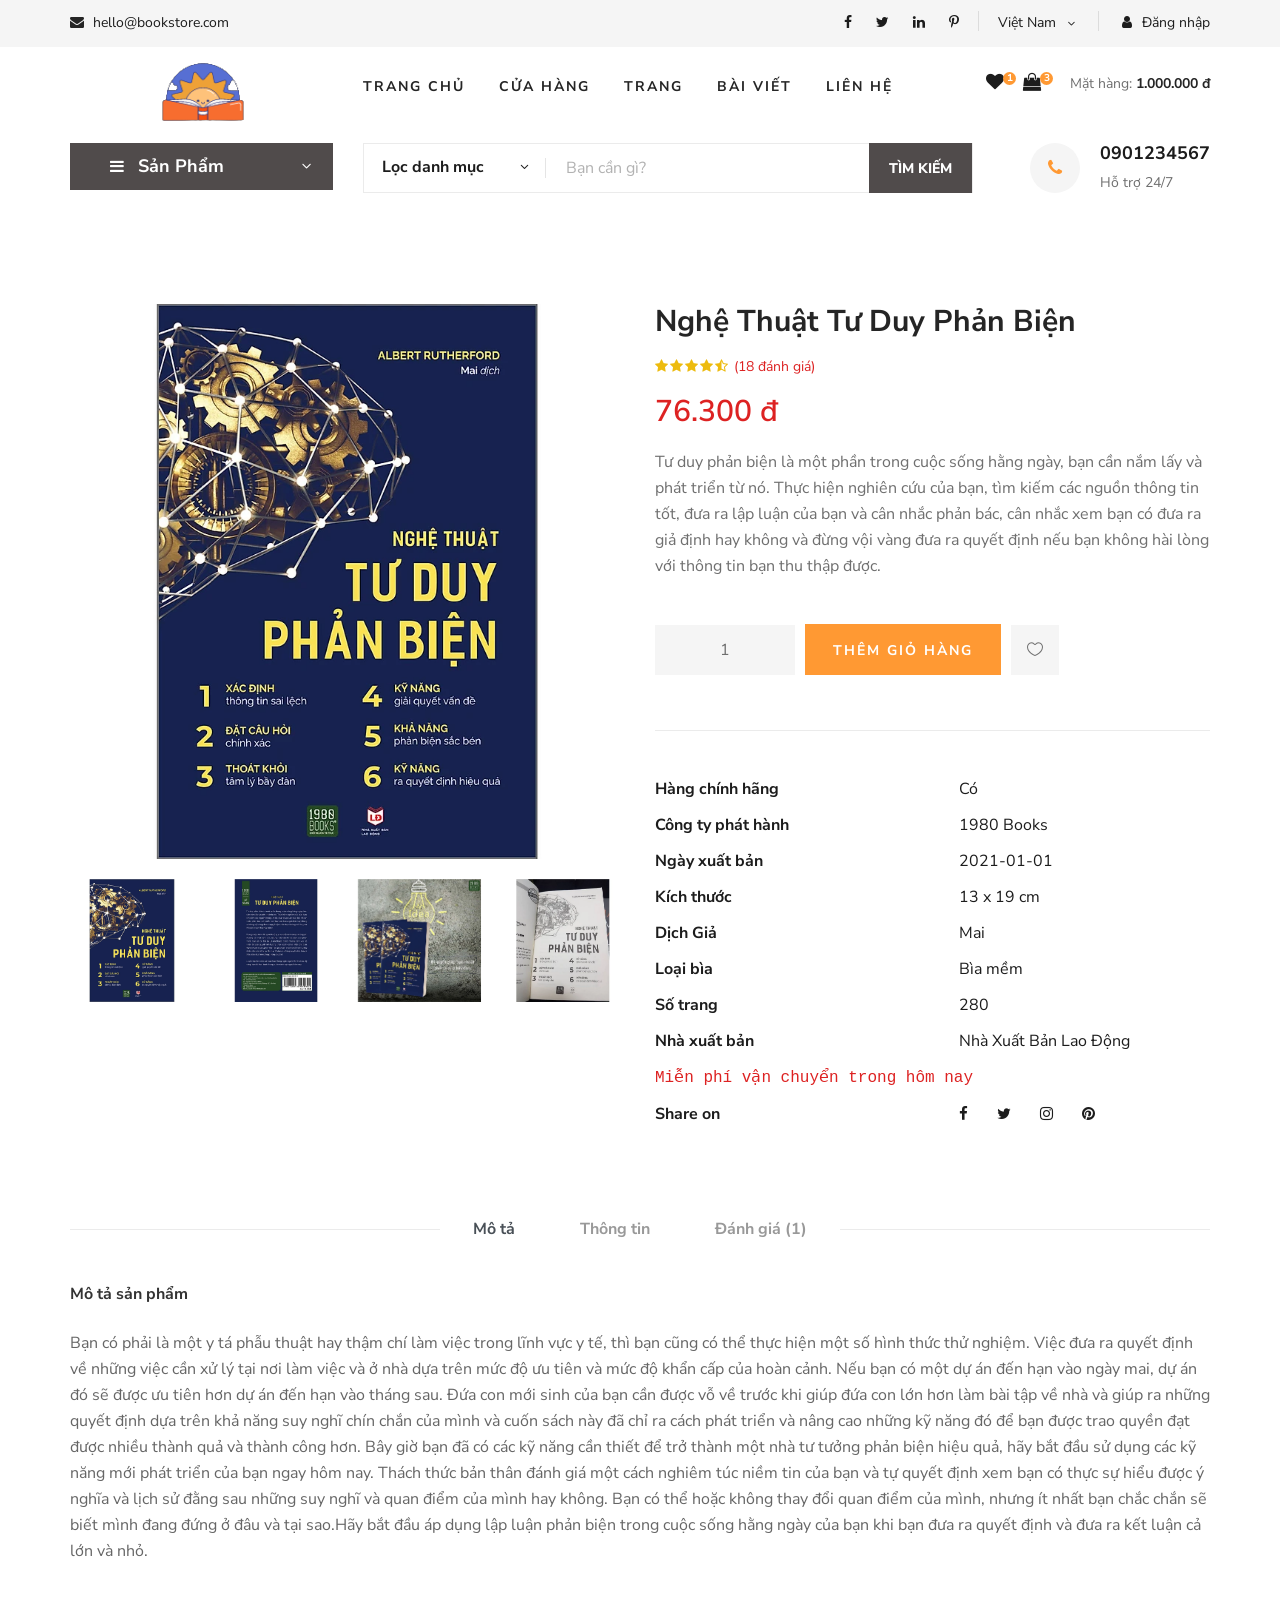
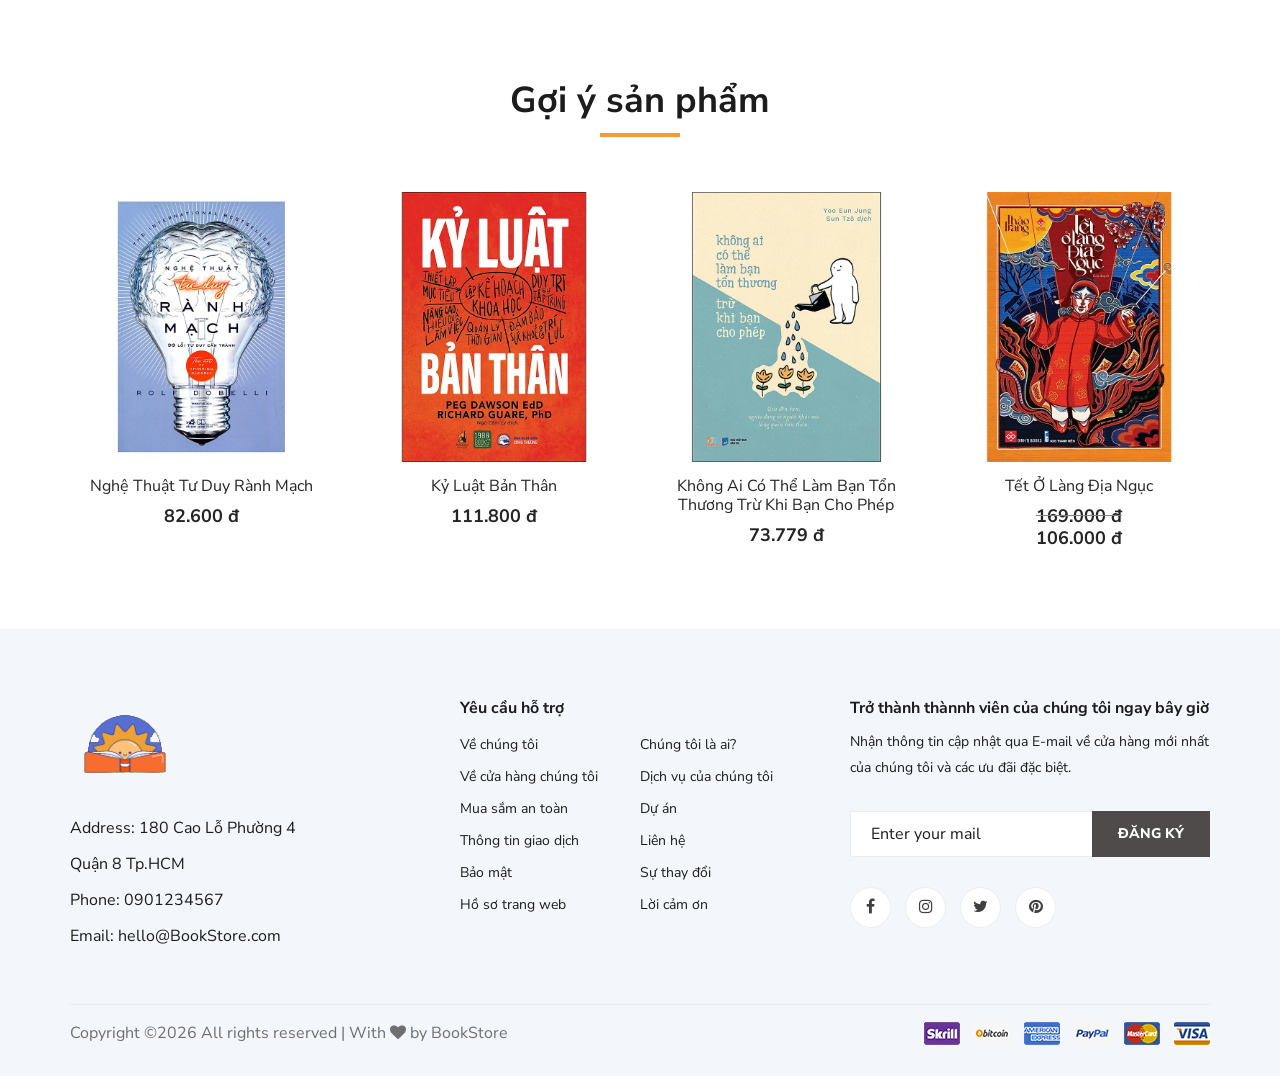
<file: Labthuchanh/Lab8/Lab08/Vi_du_2/index.html>
<!DOCTYPE html>
<html lang="zxx">

<head>
    <meta charset="UTF-8">
    <meta name="description" content="Ogani Template">
    <meta name="keywords" content="Ogani, unica, creative, html">
    <meta name="viewport" content="width=device-width, initial-scale=1.0">
    <meta http-equiv="X-UA-Compatible" content="ie=edge">
    <title>Nice | BookStore</title>

    <!-- Google Font -->
    <link href="https://fonts.googleapis.com/css2?family=Nunito Sans:wght@200;300;400;600;900&display=swap" rel="stylesheet">

    <!-- Css Styles -->
    <link rel="stylesheet" href="css/bootstrap.min.css" type="text/css">
    <link rel="stylesheet" href="css/font-awesome.min.css" type="text/css">
    <link rel="stylesheet" href="css/elegant-icons.css" type="text/css">
    <link rel="stylesheet" href="css/nice-select.css" type="text/css">
    <link rel="stylesheet" href="css/jquery-ui.min.css" type="text/css">
    <link rel="stylesheet" href="css/owl.carousel.min.css" type="text/css">
    <link rel="stylesheet" href="css/slicknav.min.css" type="text/css">
    <link rel="stylesheet" href="css/style.css" type="text/css">

    <style>
        .product__details__pic__slider {
            position: relative;
            overflow: hidden;
        }

        .product__details__pic__slider img {
            display: none;
            width: 100%;
            height: auto;
        }

        .button__slide{
            text-align: center;
            padding-top: 10px;
        }
    </style>

    
</head>

<body>
    <!-- Page Preloder -->
    <div id="preloder">
        <div class="loader"></div>
    </div>

    <!-- Humberger Begin -->
    <div class="humberger__menu__overlay"></div>
    <div class="humberger__menu__wrapper">
        <div class="humberger__menu__logo">
            <a href="#"><img src="img/logo.png" alt=""></a>
        </div>
        <div class="humberger__menu__cart">
            <ul>
                <li><a href="#"><i class="fa fa-heart"></i> <span>1</span></a></li>
                <li><a href="#"><i class="fa fa-shopping-bag"></i> <span>3</span></a></li>
            </ul>
            <div class="header__cart__price">Mặt hàng: <span>1.000.000 đ</span></div>
        </div>
        <div class="humberger__menu__widget">
            <div class="header__top__right__language">
                <div>Việt Nam</div>
                <span class="arrow_carrot-down"></span>
                <ul>
                    <li><a href="#">Spanis</a></li>
                    <li><a href="#">English</a></li>
                </ul>
            </div>
            <div class="header__top__right__auth">
                <a href="#"><i class="fa fa-user"></i> Đăng nhập</a>
            </div>
        </div>
        <nav class="humberger__menu__nav mobile-menu">
            <ul>
                <li><a href="./index.html">Trang chủ</a></li>
                <li><a href="./shop-grid.html">Cửa hàng</a></li>
                <li><a href="#">Trang</a>
                    <ul class="header__menu__dropdown">
                        <li><a href="./shop-details.html">Cửa hàng chi tiết</a></li>
                        <li><a href="./shoping-cart.html">Giỏ hàng</a></li>
                        <li><a href="./checkout.html">Thủ tục thanh toán</a></li>
                        <li><a href="./blog-details.html">Chi tiết bài viết</a></li>
                    </ul>
                </li>
                <li><a href="./blog.html">Bài viết</a></li>
                <li><a href="./contact.html">Liên hệ</a></li>
            </ul>
        </nav>
        <div id="mobile-menu-wrap"></div>
        <div class="header__top__right__social">
            <a href="#"><i class="fa fa-facebook"></i></a>
            <a href="#"><i class="fa fa-twitter"></i></a>
            <a href="#"><i class="fa fa-linkedin"></i></a>
            <a href="#"><i class="fa fa-pinterest-p"></i></a>
        </div>
        <div class="humberger__menu__contact">
            <ul>
                <li><i class="fa fa-envelope"></i> hello@bookstore.com</li>
            </ul>
        </div>
    </div>
    <!-- Humberger End -->

    <!-- Header Section Begin -->
    <header class="header">
        <div class="header__top">
            <div class="container">
                <div class="row">
                    <div class="col-lg-6 col-md-6">
                        <div class="header__top__left">
                            <ul>
                                <li><i class="fa fa-envelope"></i> hello@bookstore.com</li>
                            </ul>
                        </div>
                    </div>
                    <div class="col-lg-6 col-md-6">
                        <div class="header__top__right">
                            <div class="header__top__right__social">
                                <a href="#"><i class="fa fa-facebook"></i></a>
                                <a href="#"><i class="fa fa-twitter"></i></a>
                                <a href="#"><i class="fa fa-linkedin"></i></a>
                                <a href="#"><i class="fa fa-pinterest-p"></i></a>
                            </div>
                            <div class="header__top__right__language">
                                <div>Việt Nam</div>
                                <span class="arrow_carrot-down"></span>
                                <ul>
                                    <li><a href="#">Spanis</a></li>
                                    <li><a href="#">English</a></li>
                                </ul>
                            </div>
                            <div class="header__top__right__auth">
                                <a href="#"><i class="fa fa-user"></i> Đăng nhập</a>
                            </div>
                        </div>
                    </div>
                </div>
            </div>
        </div>
        <div class="container">
            <div class="row">
                <div class="col-lg-3">
                    <div class="header__logo">
                        <a href="./index.html"><img src="img/logo.png" alt=""></a>
                    </div>
                </div>
                <div class="col-lg-6">
                    <nav class="header__menu">
                        <ul class="ul-menu">
                            <li><a href="./index.html">Trang chủ</a></li>
                            <li><a href="./shop-grid.html">Cửa hàng</a></li>
                            <li><a href="#">Trang</a>
                                <ul class="header__menu__dropdown">
                                    <li><a href="./shop-details.html">Cửa hàng chi tiết</a></li>
                                    <li><a href="./shoping-cart.html">Giỏ hàng</a></li>
                                    <li><a href="./checkout.html">Thủ tục thanh toán</a></li>
                                    <li><a href="./blog-details.html">Chi tiết bài viết</a></li>
                                </ul>
                            </li>
                            <li><a href="./blog.html">Bài viết</a></li>
                            <li><a href="./contact.html">Liên hệ</a></li>
                        </ul>
                    </nav>
                </div>
                <div class="col-lg-3">
                    <div class="header__cart">
                        <ul>
                            <li><a href="#"><i class="fa fa-heart"></i> <span>1</span></a></li>
                            <li><a href="#"><i class="fa fa-shopping-bag"></i> <span>3</span></a></li>
                        </ul>
                        <div class="header__cart__price">Mặt hàng: <span>1.000.000 đ</span></div>
                    </div>
                </div>
            </div>
            <div class="humberger__open">
                <i class="fa fa-bars"></i>
            </div>
        </div>
    </header>
    <!-- Header Section End -->

    <!-- Hero Section Begin -->
    <section class="hero hero-normal">
        <div class="container">
            <div class="row">
                <div class="col-lg-3">
                    <div class="hero__categories">
                        <div class="hero__categories__all">
                            <i class="fa fa-bars"></i>
                            <span>Sản Phẩm</span>
                        </div>
                        <ul>
                            <li><a href="#">Văn học</a></li>
                            <li><a href="#">Kinh tế</a></li>
                            <li><a href="#">Thiếu nhi</a></li>
                            <li><a href="#">Kĩ năng sống</a></li>
                            <li><a href="#">Giáo khoa</a></li>
                            <li><a href="#">Từ điển</a></li>
                            <li><a href="#">Lịch sử</a></li>
                            <li><a href="#">Y học</a></li>
                            <li><a href="#">Tạp chí</a></li>
                            <li><a href="#">Ngoại ngữ</a></li>
                            <li><a href="#">Giáo trình</a></li>
                        </ul>
                    </div>
                </div>
                <div class="col-lg-9">
                    <div class="hero__search">
                        <div class="hero__search__form">
                            <form action="#">
                                <div class="hero__search__categories">
                                    Lọc danh mục
                                    <span class="arrow_carrot-down"></span>
                                </div>
                                <input type="text" placeholder="Bạn cần gì?">
                                <button type="submit" class="site-btn">TÌM KIẾM</button>
                            </form>
                        </div>
                        <div class="hero__search__phone">
                            <div class="hero__search__phone__icon">
                                <i class="fa fa-phone"></i>
                            </div>
                            <div class="hero__search__phone__text">
                                <h5>0901234567</h5>
                                <span>Hỗ trợ 24/7 </span>
                            </div>
                        </div>
                    </div>
                </div>
            </div>
        </div>
    </section>
    <!-- Hero Section End -->

    <!-- Product Details Section Begin -->
    <section class="product-details spad">
        <div class="container">
            <div class="row">
                <div class="col-lg-6 col-md-6">
                    <div class="product__details__pic">
                        <div class="product__details__pic__item">
                            <img class="product__details__pic__item--large"
                                src="img/product/Book_2.jpg" alt="">
                        </div>
                        <div class="product__details__pic__slider owl-carousel">
                            <img data-imgbigurl="img/product/details/Book_2.jpg"
                                src="img/product/Book_2.jpg" alt="">
                            <img data-imgbigurl="img/product/details/Book_2_details_2.jpg"
                                src="img/product/details/Book_2_details_2.jpg" alt="">
                            <img data-imgbigurl="img/product/details/Book_2_details_1.jpg"
                                src="img/product/details/Book_2_details_1.jpg" alt="">
                            <img data-imgbigurl="img/product/details/Book_2_details_3.jpg"
                                src="img/product/details/Book_2_details_3.jpg" alt="">
                        </div>
                    </div>
                </div>
                <div class="col-lg-6 col-md-6">
                    <div class="product__details__text">
                        <h3>Nghệ Thuật Tư Duy Phản Biện</h3>
                        <div class="product__details__rating">
                            <i class="fa fa-star"></i>
                            <i class="fa fa-star"></i>
                            <i class="fa fa-star"></i>
                            <i class="fa fa-star"></i>
                            <i class="fa fa-star-half-o"></i>
                            <span>(18 đánh giá)</span>
                        </div>
                        <div class="product__details__price">76.300 đ</div>
                        <p>Tư duy phản biện là một phần trong cuộc sống hằng ngày, bạn cần nắm lấy và phát triển từ nó.
                             Thực hiện nghiên cứu của bạn, tìm kiếm các nguồn thông tin tốt, đưa ra lập luận của bạn và cân nhắc phản bác, 
                             cân nhắc xem bạn có đưa ra giả định hay không và đừng vội vàng đưa ra quyết định nếu bạn không hài lòng với 
                             thông tin bạn thu thập được.</p>
                        <div class="product__details__quantity">
                            <div class="quantity">
                                <div class="pro-qty">
                                    <input type="text" value="1">
                                </div>
                            </div>
                        </div>
                        <a href="#" class="primary-btn">Thêm giỏ hàng</a>
                        <a href="#" class="heart-icon"><span class="icon_heart_alt"></span></a>
                        <ul>
                            <li><b>Hàng chính hãng</b> <span>Có</span></li>
                            <li><b>Công ty phát hành</b> <span>1980 Books</span></li>
                            <li><b>Ngày xuất bản</b> <span>2021-01-01</span></li>
                            <li><b>Kích thước</b> <span>13 x 19 cm </span></li>
                            <li><b>Dịch Giả</b> <span>Mai</span></li>
                            <li><b>Loại bìa</b> <span>Bìa mềm</span></li>
                            <li><b>Số trang</b> <span>280</span></li>
                            <li><b>Nhà xuất bản</b> <span>Nhà Xuất Bản Lao Động</span></li>
                            <li><span><samp>Miễn phí vận chuyển trong hôm nay</samp></span></li>
                            <li><b>Share on</b>
                                <div class="share">
                                    <a href="#"><i class="fa fa-facebook"></i></a>
                                    <a href="#"><i class="fa fa-twitter"></i></a>
                                    <a href="#"><i class="fa fa-instagram"></i></a>
                                    <a href="#"><i class="fa fa-pinterest"></i></a>
                                </div>
                            </li>
                        </ul>
                    </div>
                </div>
                <div class="col-lg-12">
                    <div class="product__details__tab">
                        <ul class="nav nav-tabs" role="tablist">
                            <li class="nav-item">
                                <a class="nav-link active" data-toggle="tab" href="#tabs-1" role="tab"
                                    aria-selected="true">Mô tả</a>
                            </li>
                            <li class="nav-item">
                                <a class="nav-link" data-toggle="tab" href="#tabs-2" role="tab"
                                    aria-selected="false">Thông tin</a>
                            </li>
                            <li class="nav-item">
                                <a class="nav-link" data-toggle="tab" href="#tabs-3" role="tab"
                                    aria-selected="false">Đánh giá <span>(1)</span></a>
                            </li>
                        </ul>
                        <div class="tab-content">
                            <div class="tab-pane active" id="tabs-1" role="tabpanel">
                                <div class="product__details__tab__desc">
                                    <h6>Mô tả sản phẩm</h6>
                                    <p>Bạn có phải là một y tá phẫu thuật hay thậm chí làm việc trong lĩnh vực y tế, thì bạn cũng có thể thực hiện một số hình thức thử nghiệm. Việc đưa ra quyết định về những việc cần xử lý tại nơi làm việc và ở nhà dựa trên mức độ ưu tiên và mức độ khẩn cấp của hoàn cảnh.

                                        Nếu bạn có một dự án đến hạn vào ngày mai, dự án đó sẽ được ưu tiên hơn dự án đến hạn vào tháng sau.
                                         Đứa con mới sinh của bạn cần được vỗ về trước khi giúp đứa con lớn hơn làm bài tập về nhà và giúp ra những quyết định dựa trên 
                                         khả năng suy nghĩ chín chắn của mình và cuốn sách này đã chỉ ra cách phát triển và nâng cao những kỹ năng đó để bạn được trao
                                          quyền đạt được nhiều thành quả và thành công hơn. Bây giờ bạn đã có các kỹ năng cần thiết để trở thành một nhà tư tưởng phản
                                          biện hiệu quả, hãy bắt đầu sử dụng các kỹ năng mới phát triển của bạn ngay hôm nay. Thách thức bản thân đánh giá một cách nghiêm
                                           túc niềm tin của bạn và tự quyết định xem bạn có thực sự hiểu được ý nghĩa và lịch sử đằng sau những suy nghĩ và quan điểm của
                                           mình hay không. Bạn có thể hoặc không thay đổi quan điểm của mình, nhưng ít nhất bạn chắc chắn sẽ biết mình đang đứng ở đâu và
                                         tại sao.Hãy bắt đầu áp dụng lập luận phản biện trong cuộc sống hằng ngày của bạn khi bạn đưa ra quyết định và đưa ra kết luận cả lớn và nhỏ.</p>
                                </div>
                            </div>
                            <div class="tab-pane" id="tabs-2" role="tabpanel">
                                <div class="product__details__tab__desc">
                                    <h6>Thông tin sản phẩm</h6>
                                        Về sản phẩm: (39 tích cực, 2 tiêu cực)
                                        <li>
                                            Hầu hết người mua hài lòng với chất lượng sách, đánh giá sách là hay, hữu ích và đáng mua.
                                        </li>
                                        <li>
                                            Một số nhận xét cho biết sách có nội dung tốt, đẹp, in rõ và dễ mang đi.
                                        </li>
                                        <li>
                                            Tuy nhiên, có một số ý kiến cho rằng sách có lối viết đơn giản, không phù hợp với người đã qua công việc kinh doanh.
                                        </li>
                                        Về dịch vụ: (32 tích cực, 2 tiêu cực)
                                        <li>
                                            Đa số khách hàng hài lòng với giao hàng nhanh, đóng gói cẩn thận và dịch vụ hỗ trợ sau bán hàng.
                                        </li>
                                        <li>
                                            Một số nhận xét cho biết nhân viên giao hàng nhiệt tình, vui vẻ và dịch vụ TikiNow được đánh giá tích cực.
                                        </li>
                                        <li>
                                            Tuy nhiên, có một số ý kiến cho rằng khâu đóng gói cẩu thả và có sách bị cong và mòn.
                                        </li>
                                </div>
                            </div>
                            <div class="tab-pane" id="tabs-3" role="tabpanel">
                                <div class="product__details__tab__desc">
                                    <h6>Đánh giá sản phẩm </h6>
                                    <p>Hãy nghĩ đến coi tư duy phản biện như một cơ hội để tương tác với những người khác và tìm hiểu quan điểm của họ. 
                                        Đánh giá những gì người khác nói và xem xét các nguồn thông tin để quyết định xem chúng có xứng đáng hay không.
                                         “Nghệ thuật tư duy phản biện” là một tài liệu tuyệt vời giúp bạn học được những kỹ năng đó và bạn có thể tham khảo lại khi cần.
                                         Hãy nhớ rằng, hơn bất cứ điều gì, hãy rèn luyện kỹ năng tư duy phản biện của bạn, và bạn không bao giờ có thể sai lầm.</p>
                                </div>
                            </div>
                        </div>
                    </div>
                </div>
            </div>
        </div>
    </section>
    <!-- Product Details Section End -->

    <!-- Related Product Section Begin -->
    <section class="related-product">
        <div class="container">
            <div class="row">
                <div class="col-lg-12">
                    <div class="section-title related__product__title">
                        <h2>Gợi ý sản phẩm</h2>
                    </div>
                </div>
            </div>
            <div class="row">
                <div class="col-lg-3 col-md-4 col-sm-6">
                    <div class="product__item">
                        <div class="product__item__pic set-bg" data-setbg="img/product/Book_1.webp">
                            <ul class="product__item__pic__hover">
                                <li><a href="#"><i class="fa fa-heart"></i></a></li>
                                <li><a href="#"><i class="fa fa-retweet"></i></a></li>
                                <li><a href="#"><i class="fa fa-shopping-cart"></i></a></li>
                            </ul>
                        </div>
                        <div class="product__item__text">
                            <h6><a href="#">Nghệ Thuật Tư Duy Rành Mạch</a></h6>
                            <h5>82.600 đ</h5>
                        </div>
                    </div>
                </div>
                <div class="col-lg-3 col-md-4 col-sm-6">
                    <div class="product__item">
                        <div class="product__item__pic set-bg" data-setbg="img/product/Book-3.png">
                            <ul class="product__item__pic__hover">
                                <li><a href="#"><i class="fa fa-heart"></i></a></li>
                                <li><a href="#"><i class="fa fa-retweet"></i></a></li>
                                <li><a href="#"><i class="fa fa-shopping-cart"></i></a></li>
                            </ul>
                        </div>
                        <div class="product__item__text">
                            <h6><a href="#">Kỷ Luật Bản Thân</a></h6>
                            <h5>111.800 đ</h5>
                        </div>
                    </div>
                </div>
                <div class="col-lg-3 col-md-4 col-sm-6">
                    <div class="product__item">
                        <div class="product__item__pic set-bg" data-setbg="img/product/Book_4.jpg">
                            <ul class="product__item__pic__hover">
                                <li><a href="#"><i class="fa fa-heart"></i></a></li>
                                <li><a href="#"><i class="fa fa-retweet"></i></a></li>
                                <li><a href="#"><i class="fa fa-shopping-cart"></i></a></li>
                            </ul>
                        </div>
                        <div class="product__item__text">
                            <h6><a href="#">Không Ai Có Thể Làm Bạn Tổn Thương Trừ Khi Bạn Cho Phép</a></h6>
                            <h5>73.779 đ</h5>
                        </div>
                    </div>
                </div>
                <div class="col-lg-3 col-md-4 col-sm-6">
                    <div class="product__item">
                        <div class="product__item__pic set-bg" data-setbg="img/product/Book_5.jpg">
                            <ul class="product__item__pic__hover">
                                <li><a href="#"><i class="fa fa-heart"></i></a></li>
                                <li><a href="#"><i class="fa fa-retweet"></i></a></li>
                                <li><a href="#"><i class="fa fa-shopping-cart"></i></a></li>
                            </ul>
                        </div>
                        <div class="product__item__text">
                            <h6><a href="#">Tết Ở Làng Địa Ngục</a></h6>
                            <div class="text__sale">
                                <h5 >169.000 đ</h5>
                            </div>
                            <h5 class="text__price">106.000 đ</h5>
                        </div>
                    </div>
                </div>
            </div>
        </div>
    </section>
    <!-- Related Product Section End -->

    <!-- Footer Section Begin -->
    <footer class="footer spad">
        <div class="container">
            <div class="row">
                <div class="col-lg-3 col-md-6 col-sm-6">
                    <div class="footer__about">
                        <div class="footer__about__logo">
                            <a href="./index.html"><img src="img/logo.png" alt=""></a>
                        </div>
                        <ul>
                            <li>Address: 180 Cao Lỗ Phường 4 Quận 8 Tp.HCM</li>
                            <li>Phone: 0901234567</li>
                            <li>Email: hello@BookStore.com</li>
                        </ul>
                    </div>
                </div>
                <div class="col-lg-4 col-md-6 col-sm-6 offset-lg-1">
                    <div class="footer__widget">
                        <h6>
                            Yêu cầu hỗ trợ</h6>
                        <ul>
                            <li><a href="#">Về chúng tôi</a></li>
                            <li><a href="#">Về cửa hàng chúng tôi</a></li>
                            <li><a href="#">Mua sắm an toàn</a></li>
                            <li><a href="#">Thông tin giao dịch</a></li>
                            <li><a href="#">Bảo mật</a></li>
                            <li><a href="#">Hồ sơ trang web</a></li>
                        </ul>
                        <ul>
                            <li><a href="#">Chúng tôi là ai?</a></li>
                            <li><a href="#">Dịch vụ của chúng tôi</a></li>
                            <li><a href="#">Dự án</a></li>
                            <li><a href="#">Liên hệ</a></li>
                            <li><a href="#">Sự thay đổi</a></li>
                            <li><a href="#">Lời cảm ơn</a></li>
                        </ul>
                    </div>
                </div>
                <div class="col-lg-4 col-md-12">
                    <div class="footer__widget">
                        <h6>Trở thành thànnh viên của chúng tôi ngay bây giờ</h6>
                        <p>Nhận thông tin cập nhật qua E-mail về cửa hàng mới nhất của chúng tôi và các ưu đãi đặc biệt.</p>
                        <form action="#">
                            <input type="text" placeholder="Enter your mail">
                            <button type="submit" class="site-btn">Đăng ký</button>
                        </form>
                        <div class="footer__widget__social">
                            <a href="#"><i class="fa fa-facebook"></i></a>
                            <a href="#"><i class="fa fa-instagram"></i></a>
                            <a href="#"><i class="fa fa-twitter"></i></a>
                            <a href="#"><i class="fa fa-pinterest"></i></a>
                        </div>
                    </div>
                </div>
            </div>
            <div class="row">
                <div class="col-lg-12">
                    <div class="footer__copyright">
                        <div class="footer__copyright__text"><p>
  Copyright &copy;<script>document.write(new Date().getFullYear());</script> All rights reserved | With <i class="fa fa-heart" aria-hidden="true"></i> by BookStore</a>
  </p></div>
                        <div class="footer__copyright__payment"><img src="img/payment-item.png" alt=""></div>
                    </div>
                </div>
            </div>
        </div>
    </footer>
    <!-- Footer Section End -->

    <!-- Js Plugins -->
    <script src="js/jquery-3.3.1.min.js"></script>
    <script src="js/bootstrap.min.js"></script>
    <script src="js/jquery.nice-select.min.js"></script>
    <script src="js/jquery-ui.min.js"></script>
    <script src="js/jquery.slicknav.js"></script>
    <script src="js/mixitup.min.js"></script>
    <script src="js/owl.carousel.min.js"></script>
    <script src="js/main.js"></script>
</body>

</html>
</file>
<file: Labthuchanh/Lab6/Lab06/Bai_2_Minh_hoa_layout/css/style.css>
.wrapper {
	display: flex;
	/* kich hoat flex box*/
	flex-flow: row wrap;
	font-weight: bold;
	text-align: center;
}

.wrapper>* {
	padding: 10px;
	flex: 1 100%;
	/* cho tất cả phần tử bên trong có độ dài 100% và tỉ lệ chiếm không gian trống là như nhau*/
}

.header-flex-2 {
	background: tomato;
}

.footer-flex-2 {
	background: lightgreen;
	order: 4;
}

.main {
	text-align: left;
	background: deepskyblue;
	height: 400px;
	flex: 3 0px;
	/* cho phần nội dung main ở giữa chiếm 3 phần không gian trống so với 2 phần aside bên cạnh */
	order: 2;
}

.aside {
	flex: 1 0 0 ;
}

/* 2 phần aside sẽ chỉ chiếm 1 phần không gian */
.aside-1 {
	background: gold;
	height: 400px;
	order: 1;
}

.aside-2 {
	background: hotpink;
	height: 400px;
	order: 3;
}

	
@media screen and (min-width:599px){
	.container { 
		display: flex;
		flex-direction: column; 
	}
	
	.main, .aside-1, .aside-2 {
		flex: 1 1 100%; 
		height: 400px;   
	}
	
	 
	  header { order: 1; }
	  .main { order: 2; }
	  .aside-1 { order: 3; }
	  .aside-2 { order: 4; }
	  footer { order: 5; }
	
}
@media screen and (min-width:1199px){
	.main {
       
        flex: 1 100%; 
        order: 1; 
        
    }
    
    .aside-1 {
        
        flex: 1; 
        order: 2;
        height: 400px;
    }
    
    .aside-2 {
    
        flex: 1; 
        order: 3;
        height: 400px;
    }

    .footer-flex-2 {
        order: 4; 
    }
}
</file>
<file: Labthuchanh/Lab7/Lab07/demo_bai_2/css/elegant-icons.css>
@font-face {
	font-family: 'ElegantIcons';
	src:url('../fonts/ElegantIcons.eot');
	src:url('../fonts/ElegantIcons.eot?#iefix') format('embedded-opentype'),
		url('../fonts/ElegantIcons.woff') format('woff'),
		url('../fonts/ElegantIcons.ttf') format('truetype'),
		url('../fonts/ElegantIcons.svg#ElegantIcons') format('svg');
	font-weight: normal;
	font-style: normal;
}

/* Use the following CSS code if you want to use data attributes for inserting your icons */
[data-icon]:before {
	font-family: 'ElegantIcons';
	content: attr(data-icon);
	speak: none;
	font-weight: normal;
	font-variant: normal;
	text-transform: none;
	line-height: 1;
	-webkit-font-smoothing: antialiased;
	-moz-osx-font-smoothing: grayscale;
}

/* Use the following CSS code if you want to have a class per icon */
/*
Instead of a list of all class selectors,
you can use the generic selector below, but it's slower:
[class*="your-class-prefix"] {
*/
.arrow_up, .arrow_down, .arrow_left, .arrow_right, .arrow_left-up, .arrow_right-up, .arrow_right-down, .arrow_left-down, .arrow-up-down, .arrow_up-down_alt, .arrow_left-right_alt, .arrow_left-right, .arrow_expand_alt2, .arrow_expand_alt, .arrow_condense, .arrow_expand, .arrow_move, .arrow_carrot-up, .arrow_carrot-down, .arrow_carrot-left, .arrow_carrot-right, .arrow_carrot-2up, .arrow_carrot-2down, .arrow_carrot-2left, .arrow_carrot-2right, .arrow_carrot-up_alt2, .arrow_carrot-down_alt2, .arrow_carrot-left_alt2, .arrow_carrot-right_alt2, .arrow_carrot-2up_alt2, .arrow_carrot-2down_alt2, .arrow_carrot-2left_alt2, .arrow_carrot-2right_alt2, .arrow_triangle-up, .arrow_triangle-down, .arrow_triangle-left, .arrow_triangle-right, .arrow_triangle-up_alt2, .arrow_triangle-down_alt2, .arrow_triangle-left_alt2, .arrow_triangle-right_alt2, .arrow_back, .icon_minus-06, .icon_plus, .icon_close, .icon_check, .icon_minus_alt2, .icon_plus_alt2, .icon_close_alt2, .icon_check_alt2, .icon_zoom-out_alt, .icon_zoom-in_alt, .icon_search, .icon_box-empty, .icon_box-selected, .icon_minus-box, .icon_plus-box, .icon_box-checked, .icon_circle-empty, .icon_circle-slelected, .icon_stop_alt2, .icon_stop, .icon_pause_alt2, .icon_pause, .icon_menu, .icon_menu-square_alt2, .icon_menu-circle_alt2, .icon_ul, .icon_ol, .icon_adjust-horiz, .icon_adjust-vert, .icon_document_alt, .icon_documents_alt, .icon_pencil, .icon_pencil-edit_alt, .icon_pencil-edit, .icon_folder-alt, .icon_folder-open_alt, .icon_folder-add_alt, .icon_info_alt, .icon_error-oct_alt, .icon_error-circle_alt, .icon_error-triangle_alt, .icon_question_alt2, .icon_question, .icon_comment_alt, .icon_chat_alt, .icon_vol-mute_alt, .icon_volume-low_alt, .icon_volume-high_alt, .icon_quotations, .icon_quotations_alt2, .icon_clock_alt, .icon_lock_alt, .icon_lock-open_alt, .icon_key_alt, .icon_cloud_alt, .icon_cloud-upload_alt, .icon_cloud-download_alt, .icon_image, .icon_images, .icon_lightbulb_alt, .icon_gift_alt, .icon_house_alt, .icon_genius, .icon_mobile, .icon_tablet, .icon_laptop, .icon_desktop, .icon_camera_alt, .icon_mail_alt, .icon_cone_alt, .icon_ribbon_alt, .icon_bag_alt, .icon_creditcard, .icon_cart_alt, .icon_paperclip, .icon_tag_alt, .icon_tags_alt, .icon_trash_alt, .icon_cursor_alt, .icon_mic_alt, .icon_compass_alt, .icon_pin_alt, .icon_pushpin_alt, .icon_map_alt, .icon_drawer_alt, .icon_toolbox_alt, .icon_book_alt, .icon_calendar, .icon_film, .icon_table, .icon_contacts_alt, .icon_headphones, .icon_lifesaver, .icon_piechart, .icon_refresh, .icon_link_alt, .icon_link, .icon_loading, .icon_blocked, .icon_archive_alt, .icon_heart_alt, .icon_star_alt, .icon_star-half_alt, .icon_star, .icon_star-half, .icon_tools, .icon_tool, .icon_cog, .icon_cogs, .arrow_up_alt, .arrow_down_alt, .arrow_left_alt, .arrow_right_alt, .arrow_left-up_alt, .arrow_right-up_alt, .arrow_right-down_alt, .arrow_left-down_alt, .arrow_condense_alt, .arrow_expand_alt3, .arrow_carrot_up_alt, .arrow_carrot-down_alt, .arrow_carrot-left_alt, .arrow_carrot-right_alt, .arrow_carrot-2up_alt, .arrow_carrot-2dwnn_alt, .arrow_carrot-2left_alt, .arrow_carrot-2right_alt, .arrow_triangle-up_alt, .arrow_triangle-down_alt, .arrow_triangle-left_alt, .arrow_triangle-right_alt, .icon_minus_alt, .icon_plus_alt, .icon_close_alt, .icon_check_alt, .icon_zoom-out, .icon_zoom-in, .icon_stop_alt, .icon_menu-square_alt, .icon_menu-circle_alt, .icon_document, .icon_documents, .icon_pencil_alt, .icon_folder, .icon_folder-open, .icon_folder-add, .icon_folder_upload, .icon_folder_download, .icon_info, .icon_error-circle, .icon_error-oct, .icon_error-triangle, .icon_question_alt, .icon_comment, .icon_chat, .icon_vol-mute, .icon_volume-low, .icon_volume-high, .icon_quotations_alt, .icon_clock, .icon_lock, .icon_lock-open, .icon_key, .icon_cloud, .icon_cloud-upload, .icon_cloud-download, .icon_lightbulb, .icon_gift, .icon_house, .icon_camera, .icon_mail, .icon_cone, .icon_ribbon, .icon_bag, .icon_cart, .icon_tag, .icon_tags, .icon_trash, .icon_cursor, .icon_mic, .icon_compass, .icon_pin, .icon_pushpin, .icon_map, .icon_drawer, .icon_toolbox, .icon_book, .icon_contacts, .icon_archive, .icon_heart, .icon_profile, .icon_group, .icon_grid-2x2, .icon_grid-3x3, .icon_music, .icon_pause_alt, .icon_phone, .icon_upload, .icon_download, .social_facebook, .social_twitter, .social_pinterest, .social_googleplus, .social_tumblr, .social_tumbleupon, .social_wordpress, .social_instagram, .social_dribbble, .social_vimeo, .social_linkedin, .social_rss, .social_deviantart, .social_share, .social_myspace, .social_skype, .social_youtube, .social_picassa, .social_googledrive, .social_flickr, .social_blogger, .social_spotify, .social_delicious, .social_facebook_circle, .social_twitter_circle, .social_pinterest_circle, .social_googleplus_circle, .social_tumblr_circle, .social_stumbleupon_circle, .social_wordpress_circle, .social_instagram_circle, .social_dribbble_circle, .social_vimeo_circle, .social_linkedin_circle, .social_rss_circle, .social_deviantart_circle, .social_share_circle, .social_myspace_circle, .social_skype_circle, .social_youtube_circle, .social_picassa_circle, .social_googledrive_alt2, .social_flickr_circle, .social_blogger_circle, .social_spotify_circle, .social_delicious_circle, .social_facebook_square, .social_twitter_square, .social_pinterest_square, .social_googleplus_square, .social_tumblr_square, .social_stumbleupon_square, .social_wordpress_square, .social_instagram_square, .social_dribbble_square, .social_vimeo_square, .social_linkedin_square, .social_rss_square, .social_deviantart_square, .social_share_square, .social_myspace_square, .social_skype_square, .social_youtube_square, .social_picassa_square, .social_googledrive_square, .social_flickr_square, .social_blogger_square, .social_spotify_square, .social_delicious_square, .icon_printer, .icon_calulator, .icon_building, .icon_floppy, .icon_drive, .icon_search-2, .icon_id, .icon_id-2, .icon_puzzle, .icon_like, .icon_dislike, .icon_mug, .icon_currency, .icon_wallet, .icon_pens, .icon_easel, .icon_flowchart, .icon_datareport, .icon_briefcase, .icon_shield, .icon_percent, .icon_globe, .icon_globe-2, .icon_target, .icon_hourglass, .icon_balance, .icon_rook, .icon_printer-alt, .icon_calculator_alt, .icon_building_alt, .icon_floppy_alt, .icon_drive_alt, .icon_search_alt, .icon_id_alt, .icon_id-2_alt, .icon_puzzle_alt, .icon_like_alt, .icon_dislike_alt, .icon_mug_alt, .icon_currency_alt, .icon_wallet_alt, .icon_pens_alt, .icon_easel_alt, .icon_flowchart_alt, .icon_datareport_alt, .icon_briefcase_alt, .icon_shield_alt, .icon_percent_alt, .icon_globe_alt, .icon_clipboard {
	font-family: 'ElegantIcons';
	speak: none;
	font-style: normal;
	font-weight: normal;
	font-variant: normal;
	text-transform: none;
	line-height: 1;
	-webkit-font-smoothing: antialiased;
}
.arrow_up:before {
	content: "\21";
}
.arrow_down:before {
	content: "\22";
}
.arrow_left:before {
	content: "\23";
}
.arrow_right:before {
	content: "\24";
}
.arrow_left-up:before {
	content: "\25";
}
.arrow_right-up:before {
	content: "\26";
}
.arrow_right-down:before {
	content: "\27";
}
.arrow_left-down:before {
	content: "\28";
}
.arrow-up-down:before {
	content: "\29";
}
.arrow_up-down_alt:before {
	content: "\2a";
}
.arrow_left-right_alt:before {
	content: "\2b";
}
.arrow_left-right:before {
	content: "\2c";
}
.arrow_expand_alt2:before {
	content: "\2d";
}
.arrow_expand_alt:before {
	content: "\2e";
}
.arrow_condense:before {
	content: "\2f";
}
.arrow_expand:before {
	content: "\30";
}
.arrow_move:before {
	content: "\31";
}
.arrow_carrot-up:before {
	content: "\32";
}
.arrow_carrot-down:before {
	content: "\33";
}
.arrow_carrot-left:before {
	content: "\34";
}
.arrow_carrot-right:before {
	content: "\35";
}
.arrow_carrot-2up:before {
	content: "\36";
}
.arrow_carrot-2down:before {
	content: "\37";
}
.arrow_carrot-2left:before {
	content: "\38";
}
.arrow_carrot-2right:before {
	content: "\39";
}
.arrow_carrot-up_alt2:before {
	content: "\3a";
}
.arrow_carrot-down_alt2:before {
	content: "\3b";
}
.arrow_carrot-left_alt2:before {
	content: "\3c";
}
.arrow_carrot-right_alt2:before {
	content: "\3d";
}
.arrow_carrot-2up_alt2:before {
	content: "\3e";
}
.arrow_carrot-2down_alt2:before {
	content: "\3f";
}
.arrow_carrot-2left_alt2:before {
	content: "\40";
}
.arrow_carrot-2right_alt2:before {
	content: "\41";
}
.arrow_triangle-up:before {
	content: "\42";
}
.arrow_triangle-down:before {
	content: "\43";
}
.arrow_triangle-left:before {
	content: "\44";
}
.arrow_triangle-right:before {
	content: "\45";
}
.arrow_triangle-up_alt2:before {
	content: "\46";
}
.arrow_triangle-down_alt2:before {
	content: "\47";
}
.arrow_triangle-left_alt2:before {
	content: "\48";
}
.arrow_triangle-right_alt2:before {
	content: "\49";
}
.arrow_back:before {
	content: "\4a";
}
.icon_minus-06:before {
	content: "\4b";
}
.icon_plus:before {
	content: "\4c";
}
.icon_close:before {
	content: "\4d";
}
.icon_check:before {
	content: "\4e";
}
.icon_minus_alt2:before {
	content: "\4f";
}
.icon_plus_alt2:before {
	content: "\50";
}
.icon_close_alt2:before {
	content: "\51";
}
.icon_check_alt2:before {
	content: "\52";
}
.icon_zoom-out_alt:before {
	content: "\53";
}
.icon_zoom-in_alt:before {
	content: "\54";
}
.icon_search:before {
	content: "\55";
}
.icon_box-empty:before {
	content: "\56";
}
.icon_box-selected:before {
	content: "\57";
}
.icon_minus-box:before {
	content: "\58";
}
.icon_plus-box:before {
	content: "\59";
}
.icon_box-checked:before {
	content: "\5a";
}
.icon_circle-empty:before {
	content: "\5b";
}
.icon_circle-slelected:before {
	content: "\5c";
}
.icon_stop_alt2:before {
	content: "\5d";
}
.icon_stop:before {
	content: "\5e";
}
.icon_pause_alt2:before {
	content: "\5f";
}
.icon_pause:before {
	content: "\60";
}
.icon_menu:before {
	content: "\61";
}
.icon_menu-square_alt2:before {
	content: "\62";
}
.icon_menu-circle_alt2:before {
	content: "\63";
}
.icon_ul:before {
	content: "\64";
}
.icon_ol:before {
	content: "\65";
}
.icon_adjust-horiz:before {
	content: "\66";
}
.icon_adjust-vert:before {
	content: "\67";
}
.icon_document_alt:before {
	content: "\68";
}
.icon_documents_alt:before {
	content: "\69";
}
.icon_pencil:before {
	content: "\6a";
}
.icon_pencil-edit_alt:before {
	content: "\6b";
}
.icon_pencil-edit:before {
	content: "\6c";
}
.icon_folder-alt:before {
	content: "\6d";
}
.icon_folder-open_alt:before {
	content: "\6e";
}
.icon_folder-add_alt:before {
	content: "\6f";
}
.icon_info_alt:before {
	content: "\70";
}
.icon_error-oct_alt:before {
	content: "\71";
}
.icon_error-circle_alt:before {
	content: "\72";
}
.icon_error-triangle_alt:before {
	content: "\73";
}
.icon_question_alt2:before {
	content: "\74";
}
.icon_question:before {
	content: "\75";
}
.icon_comment_alt:before {
	content: "\76";
}
.icon_chat_alt:before {
	content: "\77";
}
.icon_vol-mute_alt:before {
	content: "\78";
}
.icon_volume-low_alt:before {
	content: "\79";
}
.icon_volume-high_alt:before {
	content: "\7a";
}
.icon_quotations:before {
	content: "\7b";
}
.icon_quotations_alt2:before {
	content: "\7c";
}
.icon_clock_alt:before {
	content: "\7d";
}
.icon_lock_alt:before {
	content: "\7e";
}
.icon_lock-open_alt:before {
	content: "\e000";
}
.icon_key_alt:before {
	content: "\e001";
}
.icon_cloud_alt:before {
	content: "\e002";
}
.icon_cloud-upload_alt:before {
	content: "\e003";
}
.icon_cloud-download_alt:before {
	content: "\e004";
}
.icon_image:before {
	content: "\e005";
}
.icon_images:before {
	content: "\e006";
}
.icon_lightbulb_alt:before {
	content: "\e007";
}
.icon_gift_alt:before {
	content: "\e008";
}
.icon_house_alt:before {
	content: "\e009";
}
.icon_genius:before {
	content: "\e00a";
}
.icon_mobile:before {
	content: "\e00b";
}
.icon_tablet:before {
	content: "\e00c";
}
.icon_laptop:before {
	content: "\e00d";
}
.icon_desktop:before {
	content: "\e00e";
}
.icon_camera_alt:before {
	content: "\e00f";
}
.icon_mail_alt:before {
	content: "\e010";
}
.icon_cone_alt:before {
	content: "\e011";
}
.icon_ribbon_alt:before {
	content: "\e012";
}
.icon_bag_alt:before {
	content: "\e013";
}
.icon_creditcard:before {
	content: "\e014";
}
.icon_cart_alt:before {
	content: "\e015";
}
.icon_paperclip:before {
	content: "\e016";
}
.icon_tag_alt:before {
	content: "\e017";
}
.icon_tags_alt:before {
	content: "\e018";
}
.icon_trash_alt:before {
	content: "\e019";
}
.icon_cursor_alt:before {
	content: "\e01a";
}
.icon_mic_alt:before {
	content: "\e01b";
}
.icon_compass_alt:before {
	content: "\e01c";
}
.icon_pin_alt:before {
	content: "\e01d";
}
.icon_pushpin_alt:before {
	content: "\e01e";
}
.icon_map_alt:before {
	content: "\e01f";
}
.icon_drawer_alt:before {
	content: "\e020";
}
.icon_toolbox_alt:before {
	content: "\e021";
}
.icon_book_alt:before {
	content: "\e022";
}
.icon_calendar:before {
	content: "\e023";
}
.icon_film:before {
	content: "\e024";
}
.icon_table:before {
	content: "\e025";
}
.icon_contacts_alt:before {
	content: "\e026";
}
.icon_headphones:before {
	content: "\e027";
}
.icon_lifesaver:before {
	content: "\e028";
}
.icon_piechart:before {
	content: "\e029";
}
.icon_refresh:before {
	content: "\e02a";
}
.icon_link_alt:before {
	content: "\e02b";
}
.icon_link:before {
	content: "\e02c";
}
.icon_loading:before {
	content: "\e02d";
}
.icon_blocked:before {
	content: "\e02e";
}
.icon_archive_alt:before {
	content: "\e02f";
}
.icon_heart_alt:before {
	content: "\e030";
}
.icon_star_alt:before {
	content: "\e031";
}
.icon_star-half_alt:before {
	content: "\e032";
}
.icon_star:before {
	content: "\e033";
}
.icon_star-half:before {
	content: "\e034";
}
.icon_tools:before {
	content: "\e035";
}
.icon_tool:before {
	content: "\e036";
}
.icon_cog:before {
	content: "\e037";
}
.icon_cogs:before {
	content: "\e038";
}
.arrow_up_alt:before {
	content: "\e039";
}
.arrow_down_alt:before {
	content: "\e03a";
}
.arrow_left_alt:before {
	content: "\e03b";
}
.arrow_right_alt:before {
	content: "\e03c";
}
.arrow_left-up_alt:before {
	content: "\e03d";
}
.arrow_right-up_alt:before {
	content: "\e03e";
}
.arrow_right-down_alt:before {
	content: "\e03f";
}
.arrow_left-down_alt:before {
	content: "\e040";
}
.arrow_condense_alt:before {
	content: "\e041";
}
.arrow_expand_alt3:before {
	content: "\e042";
}
.arrow_carrot_up_alt:before {
	content: "\e043";
}
.arrow_carrot-down_alt:before {
	content: "\e044";
}
.arrow_carrot-left_alt:before {
	content: "\e045";
}
.arrow_carrot-right_alt:before {
	content: "\e046";
}
.arrow_carrot-2up_alt:before {
	content: "\e047";
}
.arrow_carrot-2dwnn_alt:before {
	content: "\e048";
}
.arrow_carrot-2left_alt:before {
	content: "\e049";
}
.arrow_carrot-2right_alt:before {
	content: "\e04a";
}
.arrow_triangle-up_alt:before {
	content: "\e04b";
}
.arrow_triangle-down_alt:before {
	content: "\e04c";
}
.arrow_triangle-left_alt:before {
	content: "\e04d";
}
.arrow_triangle-right_alt:before {
	content: "\e04e";
}
.icon_minus_alt:before {
	content: "\e04f";
}
.icon_plus_alt:before {
	content: "\e050";
}
.icon_close_alt:before {
	content: "\e051";
}
.icon_check_alt:before {
	content: "\e052";
}
.icon_zoom-out:before {
	content: "\e053";
}
.icon_zoom-in:before {
	content: "\e054";
}
.icon_stop_alt:before {
	content: "\e055";
}
.icon_menu-square_alt:before {
	content: "\e056";
}
.icon_menu-circle_alt:before {
	content: "\e057";
}
.icon_document:before {
	content: "\e058";
}
.icon_documents:before {
	content: "\e059";
}
.icon_pencil_alt:before {
	content: "\e05a";
}
.icon_folder:before {
	content: "\e05b";
}
.icon_folder-open:before {
	content: "\e05c";
}
.icon_folder-add:before {
	content: "\e05d";
}
.icon_folder_upload:before {
	content: "\e05e";
}
.icon_folder_download:before {
	content: "\e05f";
}
.icon_info:before {
	content: "\e060";
}
.icon_error-circle:before {
	content: "\e061";
}
.icon_error-oct:before {
	content: "\e062";
}
.icon_error-triangle:before {
	content: "\e063";
}
.icon_question_alt:before {
	content: "\e064";
}
.icon_comment:before {
	content: "\e065";
}
.icon_chat:before {
	content: "\e066";
}
.icon_vol-mute:before {
	content: "\e067";
}
.icon_volume-low:before {
	content: "\e068";
}
.icon_volume-high:before {
	content: "\e069";
}
.icon_quotations_alt:before {
	content: "\e06a";
}
.icon_clock:before {
	content: "\e06b";
}
.icon_lock:before {
	content: "\e06c";
}
.icon_lock-open:before {
	content: "\e06d";
}
.icon_key:before {
	content: "\e06e";
}
.icon_cloud:before {
	content: "\e06f";
}
.icon_cloud-upload:before {
	content: "\e070";
}
.icon_cloud-download:before {
	content: "\e071";
}
.icon_lightbulb:before {
	content: "\e072";
}
.icon_gift:before {
	content: "\e073";
}
.icon_house:before {
	content: "\e074";
}
.icon_camera:before {
	content: "\e075";
}
.icon_mail:before {
	content: "\e076";
}
.icon_cone:before {
	content: "\e077";
}
.icon_ribbon:before {
	content: "\e078";
}
.icon_bag:before {
	content: "\e079";
}
.icon_cart:before {
	content: "\e07a";
}
.icon_tag:before {
	content: "\e07b";
}
.icon_tags:before {
	content: "\e07c";
}
.icon_trash:before {
	content: "\e07d";
}
.icon_cursor:before {
	content: "\e07e";
}
.icon_mic:before {
	content: "\e07f";
}
.icon_compass:before {
	content: "\e080";
}
.icon_pin:before {
	content: "\e081";
}
.icon_pushpin:before {
	content: "\e082";
}
.icon_map:before {
	content: "\e083";
}
.icon_drawer:before {
	content: "\e084";
}
.icon_toolbox:before {
	content: "\e085";
}
.icon_book:before {
	content: "\e086";
}
.icon_contacts:before {
	content: "\e087";
}
.icon_archive:before {
	content: "\e088";
}
.icon_heart:before {
	content: "\e089";
}
.icon_profile:before {
	content: "\e08a";
}
.icon_group:before {
	content: "\e08b";
}
.icon_grid-2x2:before {
	content: "\e08c";
}
.icon_grid-3x3:before {
	content: "\e08d";
}
.icon_music:before {
	content: "\e08e";
}
.icon_pause_alt:before {
	content: "\e08f";
}
.icon_phone:before {
	content: "\e090";
}
.icon_upload:before {
	content: "\e091";
}
.icon_download:before {
	content: "\e092";
}
.social_facebook:before {
	content: "\e093";
}
.social_twitter:before {
	content: "\e094";
}
.social_pinterest:before {
	content: "\e095";
}
.social_googleplus:before {
	content: "\e096";
}
.social_tumblr:before {
	content: "\e097";
}
.social_tumbleupon:before {
	content: "\e098";
}
.social_wordpress:before {
	content: "\e099";
}
.social_instagram:before {
	content: "\e09a";
}
.social_dribbble:before {
	content: "\e09b";
}
.social_vimeo:before {
	content: "\e09c";
}
.social_linkedin:before {
	content: "\e09d";
}
.social_rss:before {
	content: "\e09e";
}
.social_deviantart:before {
	content: "\e09f";
}
.social_share:before {
	content: "\e0a0";
}
.social_myspace:before {
	content: "\e0a1";
}
.social_skype:before {
	content: "\e0a2";
}
.social_youtube:before {
	content: "\e0a3";
}
.social_picassa:before {
	content: "\e0a4";
}
.social_googledrive:before {
	content: "\e0a5";
}
.social_flickr:before {
	content: "\e0a6";
}
.social_blogger:before {
	content: "\e0a7";
}
.social_spotify:before {
	content: "\e0a8";
}
.social_delicious:before {
	content: "\e0a9";
}
.social_facebook_circle:before {
	content: "\e0aa";
}
.social_twitter_circle:before {
	content: "\e0ab";
}
.social_pinterest_circle:before {
	content: "\e0ac";
}
.social_googleplus_circle:before {
	content: "\e0ad";
}
.social_tumblr_circle:before {
	content: "\e0ae";
}
.social_stumbleupon_circle:before {
	content: "\e0af";
}
.social_wordpress_circle:before {
	content: "\e0b0";
}
.social_instagram_circle:before {
	content: "\e0b1";
}
.social_dribbble_circle:before {
	content: "\e0b2";
}
.social_vimeo_circle:before {
	content: "\e0b3";
}
.social_linkedin_circle:before {
	content: "\e0b4";
}
.social_rss_circle:before {
	content: "\e0b5";
}
.social_deviantart_circle:before {
	content: "\e0b6";
}
.social_share_circle:before {
	content: "\e0b7";
}
.social_myspace_circle:before {
	content: "\e0b8";
}
.social_skype_circle:before {
	content: "\e0b9";
}
.social_youtube_circle:before {
	content: "\e0ba";
}
.social_picassa_circle:before {
	content: "\e0bb";
}
.social_googledrive_alt2:before {
	content: "\e0bc";
}
.social_flickr_circle:before {
	content: "\e0bd";
}
.social_blogger_circle:before {
	content: "\e0be";
}
.social_spotify_circle:before {
	content: "\e0bf";
}
.social_delicious_circle:before {
	content: "\e0c0";
}
.social_facebook_square:before {
	content: "\e0c1";
}
.social_twitter_square:before {
	content: "\e0c2";
}
.social_pinterest_square:before {
	content: "\e0c3";
}
.social_googleplus_square:before {
	content: "\e0c4";
}
.social_tumblr_square:before {
	content: "\e0c5";
}
.social_stumbleupon_square:before {
	content: "\e0c6";
}
.social_wordpress_square:before {
	content: "\e0c7";
}
.social_instagram_square:before {
	content: "\e0c8";
}
.social_dribbble_square:before {
	content: "\e0c9";
}
.social_vimeo_square:before {
	content: "\e0ca";
}
.social_linkedin_square:before {
	content: "\e0cb";
}
.social_rss_square:before {
	content: "\e0cc";
}
.social_deviantart_square:before {
	content: "\e0cd";
}
.social_share_square:before {
	content: "\e0ce";
}
.social_myspace_square:before {
	content: "\e0cf";
}
.social_skype_square:before {
	content: "\e0d0";
}
.social_youtube_square:before {
	content: "\e0d1";
}
.social_picassa_square:before {
	content: "\e0d2";
}
.social_googledrive_square:before {
	content: "\e0d3";
}
.social_flickr_square:before {
	content: "\e0d4";
}
.social_blogger_square:before {
	content: "\e0d5";
}
.social_spotify_square:before {
	content: "\e0d6";
}
.social_delicious_square:before {
	content: "\e0d7";
}
.icon_printer:before {
	content: "\e103";
}
.icon_calulator:before {
	content: "\e0ee";
}
.icon_building:before {
	content: "\e0ef";
}
.icon_floppy:before {
	content: "\e0e8";
}
.icon_drive:before {
	content: "\e0ea";
}
.icon_search-2:before {
	content: "\e101";
}
.icon_id:before {
	content: "\e107";
}
.icon_id-2:before {
	content: "\e108";
}
.icon_puzzle:before {
	content: "\e102";
}
.icon_like:before {
	content: "\e106";
}
.icon_dislike:before {
	content: "\e0eb";
}
.icon_mug:before {
	content: "\e105";
}
.icon_currency:before {
	content: "\e0ed";
}
.icon_wallet:before {
	content: "\e100";
}
.icon_pens:before {
	content: "\e104";
}
.icon_easel:before {
	content: "\e0e9";
}
.icon_flowchart:before {
	content: "\e109";
}
.icon_datareport:before {
	content: "\e0ec";
}
.icon_briefcase:before {
	content: "\e0fe";
}
.icon_shield:before {
	content: "\e0f6";
}
.icon_percent:before {
	content: "\e0fb";
}
.icon_globe:before {
	content: "\e0e2";
}
.icon_globe-2:before {
	content: "\e0e3";
}
.icon_target:before {
	content: "\e0f5";
}
.icon_hourglass:before {
	content: "\e0e1";
}
.icon_balance:before {
	content: "\e0ff";
}
.icon_rook:before {
	content: "\e0f8";
}
.icon_printer-alt:before {
	content: "\e0fa";
}
.icon_calculator_alt:before {
	content: "\e0e7";
}
.icon_building_alt:before {
	content: "\e0fd";
}
.icon_floppy_alt:before {
	content: "\e0e4";
}
.icon_drive_alt:before {
	content: "\e0e5";
}
.icon_search_alt:before {
	content: "\e0f7";
}
.icon_id_alt:before {
	content: "\e0e0";
}
.icon_id-2_alt:before {
	content: "\e0fc";
}
.icon_puzzle_alt:before {
	content: "\e0f9";
}
.icon_like_alt:before {
	content: "\e0dd";
}
.icon_dislike_alt:before {
	content: "\e0f1";
}
.icon_mug_alt:before {
	content: "\e0dc";
}
.icon_currency_alt:before {
	content: "\e0f3";
}
.icon_wallet_alt:before {
	content: "\e0d8";
}
.icon_pens_alt:before {
	content: "\e0db";
}
.icon_easel_alt:before {
	content: "\e0f0";
}
.icon_flowchart_alt:before {
	content: "\e0df";
}
.icon_datareport_alt:before {
	content: "\e0f2";
}
.icon_briefcase_alt:before {
	content: "\e0f4";
}
.icon_shield_alt:before {
	content: "\e0d9";
}
.icon_percent_alt:before {
	content: "\e0da";
}
.icon_globe_alt:before {
	content: "\e0de";
}
.icon_clipboard:before {
	content: "\e0e6";
}


	.glyph {
		float: left;
		text-align: center;
		padding: .75em;
		margin: .4em 1.5em .75em 0;
		width: 6em;
text-shadow: none;
	}
        .glyph_big {
        font-size: 128px;
        color: #59c5dc;
        float: left;
        margin-right: 20px;
        }

        .glyph div { padding-bottom: 10px;}

	.glyph input {
		font-family: consolas, monospace;
		font-size: 12px;
		width: 100%;
		text-align: center;
		border: 0;
		box-shadow: 0 0 0 1px #ccc;
		padding: .2em;
                -moz-border-radius: 5px;
                -webkit-border-radius: 5px;
	}
	.centered {
		margin-left: auto;
		margin-right: auto;
	}
	.glyph .fs1 {
		font-size: 2em;
	}
</file>
<file: Labthuchanh/Lab7/Lab07/demo_bai_2/css/nice-select.css>
.nice-select {
  -webkit-tap-highlight-color: transparent;
  background-color: #fff;
  border-radius: 5px;
  border: solid 1px #e8e8e8;
  box-sizing: border-box;
  clear: both;
  cursor: pointer;
  display: block;
  float: left;
  font-family: inherit;
  font-size: 14px;
  font-weight: normal;
  height: 42px;
  line-height: 40px;
  outline: none;
  padding-left: 18px;
  padding-right: 30px;
  position: relative;
  text-align: left !important;
  -webkit-transition: all 0.2s ease-in-out;
  transition: all 0.2s ease-in-out;
  -webkit-user-select: none;
     -moz-user-select: none;
      -ms-user-select: none;
          user-select: none;
  white-space: nowrap;
  width: auto; }
  .nice-select:hover {
    border-color: #dbdbdb; }
  .nice-select:active, .nice-select.open, .nice-select:focus {
    border-color: #999; }
  .nice-select:after {
    border-bottom: 2px solid #999;
    border-right: 2px solid #999;
    content: '';
    display: block;
    height: 5px;
    margin-top: -4px;
    pointer-events: none;
    position: absolute;
    right: 12px;
    top: 50%;
    -webkit-transform-origin: 66% 66%;
        -ms-transform-origin: 66% 66%;
            transform-origin: 66% 66%;
    -webkit-transform: rotate(45deg);
        -ms-transform: rotate(45deg);
            transform: rotate(45deg);
    -webkit-transition: all 0.15s ease-in-out;
    transition: all 0.15s ease-in-out;
    width: 5px; }
  .nice-select.open:after {
    -webkit-transform: rotate(-135deg);
        -ms-transform: rotate(-135deg);
            transform: rotate(-135deg); }
  .nice-select.open .list {
    opacity: 1;
    pointer-events: auto;
    -webkit-transform: scale(1) translateY(0);
        -ms-transform: scale(1) translateY(0);
            transform: scale(1) translateY(0); }
  .nice-select.disabled {
    border-color: #ededed;
    color: #999;
    pointer-events: none; }
    .nice-select.disabled:after {
      border-color: #cccccc; }
  .nice-select.wide {
    width: 100%; }
    .nice-select.wide .list {
      left: 0 !important;
      right: 0 !important; }
  .nice-select.right {
    float: right; }
    .nice-select.right .list {
      left: auto;
      right: 0; }
  .nice-select.small {
    font-size: 12px;
    height: 36px;
    line-height: 34px; }
    .nice-select.small:after {
      height: 4px;
      width: 4px; }
    .nice-select.small .option {
      line-height: 34px;
      min-height: 34px; }
  .nice-select .list {
    background-color: #fff;
    border-radius: 5px;
    box-shadow: 0 0 0 1px rgba(68, 68, 68, 0.11);
    box-sizing: border-box;
    margin-top: 4px;
    opacity: 0;
    overflow: hidden;
    padding: 0;
    pointer-events: none;
    position: absolute;
    top: 100%;
    left: 0;
    -webkit-transform-origin: 50% 0;
        -ms-transform-origin: 50% 0;
            transform-origin: 50% 0;
    -webkit-transform: scale(0.75) translateY(-21px);
        -ms-transform: scale(0.75) translateY(-21px);
            transform: scale(0.75) translateY(-21px);
    -webkit-transition: all 0.2s cubic-bezier(0.5, 0, 0, 1.25), opacity 0.15s ease-out;
    transition: all 0.2s cubic-bezier(0.5, 0, 0, 1.25), opacity 0.15s ease-out;
    z-index: 9; }
    .nice-select .list:hover .option:not(:hover) {
      background-color: transparent !important; }
  .nice-select .option {
    cursor: pointer;
    font-weight: 400;
    line-height: 40px;
    list-style: none;
    min-height: 40px;
    outline: none;
    padding-left: 18px;
    padding-right: 29px;
    text-align: left;
    -webkit-transition: all 0.2s;
    transition: all 0.2s; }
    .nice-select .option:hover, .nice-select .option.focus, .nice-select .option.selected.focus {
      background-color: #f6f6f6; }
    .nice-select .option.selected {
      font-weight: bold; }
    .nice-select .option.disabled {
      background-color: transparent;
      color: #999;
      cursor: default; }

.no-csspointerevents .nice-select .list {
  display: none; }

.no-csspointerevents .nice-select.open .list {
  display: block; }
</file>
<file: Labthuchanh/Lab7/Lab07/demo_bai_2/css/style.css>
html,
body {
	height: 100%;
	font-family: "Nunito Sans", sans-serif;
	-webkit-font-smoothing: antialiased;
	font-smoothing: antialiased;
}

h1,
h2,
h3,
h4,
h5,
h6 {
	margin: 0;
	color: #111111;
	font-weight: 400;
	font-family: "Nunito Sans", sans-serif;
}

h1 {
	font-size: 70px;
}

h2 {
	font-size: 36px;
}

h3 {
	font-size: 30px;
}

h4 {
	font-size: 24px;
}

h5 {
	font-size: 18px;
}

h6 {
	font-size: 16px;
}

p {
	font-size: 16px;
	font-family: "Nunito Sans", sans-serif;
	color: #6f6f6f;
	font-weight: 400;
	line-height: 26px;
	margin: 0 0 15px 0;
}

img {
	max-width: 100%;
}

input:focus,
select:focus,
button:focus,
textarea:focus {
	outline: none;
}

a:hover,
a:focus {
	text-decoration: none;
	outline: none;
	color: #ffffff;
}

ul,
ol {
	padding: 0;
	margin: 0;
}

/*---------------------
  Helper CSS
-----------------------*/

.section-title {
	margin-bottom: 50px;
	text-align: center;
}

.section-title h2 {
	color: #1c1c1c;
	font-weight: 700;
	position: relative;
}

.section-title h2:after {
	position: absolute;
	left: 0;
	bottom: -15px;
	right: 0;
	height: 4px;
	width: 80px;
	background: #ff9933;
	content: "";
	margin: 0 auto;
}

.set-bg {
	background-repeat: no-repeat;
	background-size: cover;
	background-position: top center;
}

.spad {
	padding-top: 100px;
	padding-bottom: 100px;
}

.text-white h1,
.text-white h2,
.text-white h3,
.text-white h4,
.text-white h5,
.text-white h6,
.text-white p,
.text-white span,
.text-white li,
.text-white a {
	color: #fff;
}

/* buttons */

.primary-btn {
	display: inline-block;
	font-size: 14px;
	padding: 10px 28px 10px;
	color: #ffffff;
	text-transform: uppercase;
	font-weight: 700;
	background: #ff9933;
	letter-spacing: 2px;
}

.site-btn {
	font-size: 14px;
	color: #ffffff;
	font-weight: 800;
	text-transform: uppercase;
	display: inline-block;
	padding: 10px 20px 10px;
	background: #504b4b;
	/* border-radius: 0px 10px 10px 0px; */
	border: none;
}

/* Preloder */

#preloder {
	position: fixed;
	width: 100%;
	height: 100%;
	top: 0;
	left: 0;
	z-index: 999999;
	background: #000;
}

.loader {
	width: 40px;
	height: 40px;
	position: absolute;
	top: 50%;
	left: 50%;
	margin-top: -13px;
	margin-left: -13px;
	border-radius: 60px;
	animation: loader 0.8s linear infinite;
	-webkit-animation: loader 0.8s linear infinite;
}

@keyframes loader {
	0% {
		-webkit-transform: rotate(0deg);
		transform: rotate(0deg);
		border: 4px solid #f44336;
		border-left-color: transparent;
	}
	50% {
		-webkit-transform: rotate(180deg);
		transform: rotate(180deg);
		border: 4px solid #673ab7;
		border-left-color: transparent;
	}
	100% {
		-webkit-transform: rotate(360deg);
		transform: rotate(360deg);
		border: 4px solid #f44336;
		border-left-color: transparent;
	}
}

@-webkit-keyframes loader {
	0% {
		-webkit-transform: rotate(0deg);
		border: 4px solid #f44336;
		border-left-color: transparent;
	}
	50% {
		-webkit-transform: rotate(180deg);
		border: 4px solid #673ab7;
		border-left-color: transparent;
	}
	100% {
		-webkit-transform: rotate(360deg);
		border: 4px solid #f44336;
		border-left-color: transparent;
	}
}

/*---------------------
  Header
-----------------------*/

.header__top {
	background: #f5f5f5;
}

.header__top__left {
	padding: 10px 0 13px;
}

.header__top__left ul li {
	font-size: 14px;
	color: #1c1c1c;
	display: inline-block;
	margin-right: 45px;
	position: relative;
}

.header__top__left ul li:after {
	position: absolute;
	right: -25px;
	top: 1px;
	height: 20px;
	width: 1px;
	background: #000000;
	opacity: 0.1;
	content: "";
}

.header__top__left ul li:last-child {
	margin-right: 0;
}

.header__top__left ul li:last-child:after {
	display: none;
}

.header__top__left ul li i {
	color: #252525;
	margin-right: 5px;
}

.header__top__right {
	text-align: right;
	padding: 10px 0 13px;
}

.header__top__right__social {
	position: relative;
	display: inline-block;
	margin-right: 35px;
}

.header__top__right__social:after {
	position: absolute;
	right: -20px;
	top: 1px;
	height: 20px;
	width: 1px;
	background: #000000;
	opacity: 0.1;
	content: "";
}

.header__top__right__social a {
	font-size: 14px;
	display: inline-block;
	color: #1c1c1c;
	margin-right: 20px;
}

.header__top__right__social a:last-child {
	margin-right: 0;
}

.header__top__right__language {
	position: relative;
	display: inline-block;
	margin-right: 40px;
	cursor: pointer;
}

.header__top__right__language:hover ul {
	top: 23px;
	opacity: 1;
	visibility: visible;
}

.header__top__right__language:after {
	position: absolute;
	right: -21px;
	top: 1px;
	height: 20px;
	width: 1px;
	background: #000000;
	opacity: 0.1;
	content: "";
}

.header__top__right__language img {
	margin-right: 6px;
}

.header__top__right__language div {
	font-size: 14px;
	color: #1c1c1c;
	display: inline-block;
	margin-right: 4px;
}

.header__top__right__language span {
	font-size: 14px;
	color: #1c1c1c;
	position: relative;
	top: 2px;
}

.header__top__right__language ul {
	background: #222222;
	width: 100px;
	text-align: left;
	padding: 5px 0;
	position: absolute;
	left: 0;
	top: 43px;
	z-index: 9;
	opacity: 0;
	visibility: hidden;
	-webkit-transition: all, 0.3s;
	-moz-transition: all, 0.3s;
	-ms-transition: all, 0.3s;
	-o-transition: all, 0.3s;
	transition: all, 0.3s;
}

.header__top__right__language ul li {
	list-style: none;
}

.header__top__right__language ul li a {
	font-size: 14px;
	color: #ffffff;
	padding: 5px 10px;
}

.header__top__right__auth {
	display: inline-block;
}

.header__top__right__auth a {
	display: block;
	font-size: 14px;
	color: #1c1c1c;
}

.header__top__right__auth a i {
	margin-right: 6px;
}

.header__logo {
	text-align: center;
}

.header__logo a {
	display: inline-block;
}

.header__menu {
	padding: 24px 0;
}

.header__menu ul li {
	list-style: none;
	display: inline-block;
	margin-right: 30px;
	position: relative;
}

.header__menu ul li .header__menu__dropdown {
	position: absolute;
	left: 0;
	top: 50px;
	background: #222222;
	width: 180px;
	z-index: 9;
	padding: 5px 0;
	-webkit-transition: all, 0.3s;
	-moz-transition: all, 0.3s;
	-ms-transition: all, 0.3s;
	-o-transition: all, 0.3s;
	transition: all, 0.3s;
	opacity: 0;
	visibility: hidden;
}

.header__menu ul li .header__menu__dropdown li {
	margin-right: 0;
	display: block;
}

.header__menu ul li .header__menu__dropdown li:hover>a {
	color: #ff9933;
}

.header__menu ul li .header__menu__dropdown li a {
	text-transform: capitalize;
	color: #ffffff;
	font-weight: 400;
	padding: 5px 15px;
}

.header__menu ul li.active a {
	color: #ff9933;
}

.header__menu ul li:hover .header__menu__dropdown {
	top: 30px;
	opacity: 1;
	visibility: visible;
}

.header__menu ul li:hover>a {
	color: #ff9933;
}

.header__menu ul li:last-child {
	margin-right: 0;
}

.header__menu ul li a {
	font-size: 14px;
	color: #252525;
	text-transform: uppercase;
	font-weight: 700;
	letter-spacing: 2px;
	-webkit-transition: all, 0.3s;
	-moz-transition: all, 0.3s;
	-ms-transition: all, 0.3s;
	-o-transition: all, 0.3s;
	transition: all, 0.3s;
	padding: 5px 0;
	display: block;
}

.header__cart {
	text-align: right;
	padding: 24px 0;
}

.header__cart ul {
	display: inline-block;
	margin-right: 25px;
}

.header__cart ul li {
	list-style: none;
	display: inline-block;
	margin-right: 15px;
}

.header__cart ul li:last-child {
	margin-right: 0;
}

.header__cart ul li a {
	position: relative;
}

.header__cart ul li a i {
	font-size: 18px;
	color: #1c1c1c;
}

.header__cart ul li a span {
	height: 13px;
	width: 13px;
	background: #ff9933;
	font-size: 10px;
	color: #ffffff;
	line-height: 13px;
	text-align: center;
	font-weight: 700;
	display: inline-block;
	border-radius: 50%;
	position: absolute;
	top: 0;
	right: -12px;
}

.header__cart .header__cart__price {
	font-size: 14px;
	color: #6f6f6f;
	display: inline-block;
}

.header__cart .header__cart__price span {
	color: #252525;
	font-weight: 700;
}

.humberger__menu__wrapper {
	display: none;
}

.humberger__open {
	display: none;
}

/*---------------------
  Hero
-----------------------*/

.hero {
	padding-bottom: 50px;
}

.hero.hero-normal {
	padding-bottom: 30px;
}

.hero.hero-normal .hero__categories {
	position: relative;
}

.hero.hero-normal .hero__categories ul {
	display: none;
	position: absolute;
	left: 0;
	top: 46px;
	width: 100%;
	z-index: 9;
	background: #ffffff;
}

.hero.hero-normal .hero__search {
	margin-bottom: 0;
}

.hero__categories__all {
	background: #504b4b;
	position: relative;
	padding: 10px 25px 10px 40px;
	cursor: pointer;
}

.hero__categories__all i {
	font-size: 16px;
	color: #ffffff;
	margin-right: 10px;
}

.hero__categories__all span {
	font-size: 18px;
	font-weight: 700;
	color: #ffffff;
}

.hero__categories__all:after {
	position: absolute;
	right: 18px;
	top: 9px;
	content: "3";
	font-family: "ElegantIcons";
	font-size: 18px;
	color: #ffffff;
}

.hero__categories ul {
	border: 1px solid #ebebeb;
	padding-left: 40px;
	padding-top: 10px;
	padding-bottom: 12px;
}

.hero__categories ul li {
	list-style: none;
}

.hero__categories ul li a {
	font-size: 16px;
	color: #1c1c1c;
	line-height: 39px;
	display: block;
}

.hero__search {
	overflow: hidden;
	margin-bottom: 30px;
}

.hero__search__form {
	width: 610px;
	height: 50px;
	border: 1px solid #ebebeb;
	position: relative;
	float: left;
}

.hero__search__form form .hero__search__categories {
	width: 30%;
	float: left;
	font-size: 16px;
	color: #1c1c1c;
	font-weight: 700;
	padding-left: 18px;
	padding-top: 11px;
	position: relative;
}

.hero__search__form form .hero__search__categories:after {
	position: absolute;
	right: 0;
	top: 14px;
	height: 20px;
	width: 1px;
	background: #000000;
	opacity: 0.1;
	content: "";
}

.hero__search__form form .hero__search__categories span {
	position: absolute;
	right: 14px;
	top: 14px;
}

.hero__search__form form input {
	width: 70%;
	border: none;
	height: 48px;
	font-size: 16px;
	color: #b2b2b2;
	padding-left: 20px;
}

.hero__search__form form input::placeholder {
	color: #b2b2b2;
}

.hero__search__form form button {
	position: absolute;
	right: 0;
	top: -1px;
	height: 50px;
}

.hero__search__phone {
	float: right;
}

.hero__search__phone__icon {
	font-size: 18px;
	color: #ff9933;
	height: 50px;
	width: 50px;
	background: #f5f5f5;
	line-height: 50px;
	text-align: center;
	border-radius: 50%;
	float: left;
	margin-right: 20px;
}

.hero__search__phone__text {
	overflow: hidden;
}

.hero__search__phone__text h5 {
	color: #1c1c1c;
	font-weight: 700;
	margin-bottom: 5px;
}

.hero__search__phone__text span {
	font-size: 14px;
	color: #6f6f6f;
}

.hero__item {
	height: 431px;
    display: flex;
    align-items: center;
    padding-left: 300px;
    justify-content: flex-start;
    flex-direction: row-reverse;
}

.hero__text span {
	font-size: 14px;
	text-transform: uppercase;
	font-weight: 700;
	letter-spacing: 4px;
	color: #ff9933;
}

.hero__text h2 {
	font-size: 46px;
	color: #252525;
	line-height: 52px;
	font-weight: 700;
	margin: 10px 0;
}

.hero__text p {
	margin-bottom: 35px;
}

/*---------------------
  Categories
-----------------------*/

.categories__item {
	height: 310px;
	position: relative;
}

.categories__item h5 {
	position: absolute;
	left: 0;
	width: 100%;
	padding: 0 40px;
	bottom: 20px;
	text-align: center;
}

.categories__item h5 a {
	font-size: 18px;
	color: #1c1c1c;
	font-weight: 700;
	text-transform: uppercase;
	letter-spacing: 2px;
	padding: 12px 0 10px;
	background: #ffffff;
	display: block;
	border-radius: 30px;
}

.categories__item :hover a {
	background: #ff9933;
	color: #ffffff;
}

.categories__slider .col-lg-3 {
	max-width: 100%;
}

.categories__slider.owl-carousel .owl-nav button {
	font-size: 18px;
	color: #1c1c1c;
	height: 70px;
	width: 30px;
	line-height: 70px;
	text-align: center;
	border: 1px solid #ebebeb;
	position: absolute;
	left: -35px;
	top: 50%;
	-webkit-transform: translateY(-35px);
	background: #ffffff;
}

.categories__slider.owl-carousel .owl-nav button.owl-next {
	left: auto;
	right: -35px;
}

/*---------------------
  Featured
-----------------------*/

.featured {
	padding-top: 80px;
	padding-bottom: 40px;
}

.featured__controls {
	text-align: center;
	margin-bottom: 50px;
}

.featured__controls ul li {
	list-style: none;
	font-size: 18px;
	color: #1c1c1c;
	display: inline-block;
	margin-right: 25px;
	position: relative;
	cursor: pointer;
}

.featured__controls ul li.active:after {
	opacity: 1;
}

.featured__controls ul li:after {
	position: absolute;
	left: 0;
	bottom: -2px;
	width: 100%;
	height: 2px;
	background: #ff9933;
	content: "";
	opacity: 0;
}

.featured__controls ul li:last-child {
	margin-right: 0;
}

.featured__item {
	margin-bottom: 50px;
}

.featured__item:hover .featured__item__pic .featured__item__pic__hover {
	bottom: 20px;
}

.featured__item__pic {
	height: 270px;
	position: relative;
	overflow: hidden;
	background-position: center center;
}

.featured__item__pic__hover {
	position: absolute;
	left: 0;
	bottom: -50px;
	width: 100%;
	text-align: center;
	-webkit-transition: all, 0.5s;
	-moz-transition: all, 0.5s;
	-ms-transition: all, 0.5s;
	-o-transition: all, 0.5s;
	transition: all, 0.5s;
}

.featured__item__pic__hover li {
	list-style: none;
	display: inline-block;
	margin-right: 6px;
}

.featured__item__pic__hover li:last-child {
	margin-right: 0;
}

.featured__item__pic__hover li:hover a {
	background: #ff9933;
	border-color: #ff9933;
}

.featured__item__pic__hover li:hover a i {
	color: #ffffff;
	transform: rotate(360deg);
}

.featured__item__pic__hover li a {
	font-size: 16px;
	color: #1c1c1c;
	height: 40px;
	width: 40px;
	line-height: 40px;
	text-align: center;
	border: 1px solid #ebebeb;
	background: #ffffff;
	display: block;
	border-radius: 50%;
	-webkit-transition: all, 0.5s;
	-moz-transition: all, 0.5s;
	-ms-transition: all, 0.5s;
	-o-transition: all, 0.5s;
	transition: all, 0.5s;
}

.featured__item__pic__hover li a i {
	position: relative;
	transform: rotate(0);
	-webkit-transition: all, 0.3s;
	-moz-transition: all, 0.3s;
	-ms-transition: all, 0.3s;
	-o-transition: all, 0.3s;
	transition: all, 0.3s;
}

.featured__item__text {
	text-align: center;
	padding-top: 15px;
}

.featured__item__text h6 {
	margin-bottom: 10px;
}

.featured__item__text h6 a {
	color: #252525;
}

.featured__item__text h5 {
	color: #252525;
	font-weight: 700;
}

.text__sale{
	color: rgb(128, 128, 137);
	text-align: center;
	text-decoration: line-through;
}

.text__sale h5{
	color: rgb(128, 128, 137);
}

/*---------------------
  Latest Product
-----------------------*/

.latest-product {
	padding-top: 80px;
	padding-bottom: 0;
}

.latest-product__text h4 {
	font-weight: 700;
	color: #1c1c1c;
	margin-bottom: 45px;
}

.latest-product__slider.owl-carousel .owl-nav {
	position: absolute;
	right: 20px;
	top: -75px;
}

.latest-product__slider.owl-carousel .owl-nav button {
	height: 30px;
	width: 30px;
	background: #F3F6FA;
	border: 1px solid #e6e6e6;
	font-size: 14px;
	color: #636363;
	margin-right: 10px;
	line-height: 30px;
	text-align: center;
}

.latest-product__slider.owl-carousel .owl-nav button span {
	font-weight: 700;
}

.latest-product__slider.owl-carousel .owl-nav button:last-child {
	margin-right: 0;
}

.latest-product__item {
	margin-bottom: 20px;
	overflow: hidden;
	display: block;
}

.latest-product__item__pic {
	float: left;
	margin-right: 26px;
}

.latest-product__item__pic img {
	height: 110px;
	width: 110px;
}

.latest-product__item__text {
	overflow: hidden;
	padding-top: 10px;
}

.latest-product__item__text h6 {
	color: #252525;
	margin-bottom: 8px;
}

.latest-product__item__text span {
	font-size: 18px;
	display: block;
	color: #252525;
	font-weight: 700;
}

/*---------------------
  Form BLog
-----------------------*/

.from-blog {
	padding-top: 50px;
	padding-bottom: 50px;
}

.from-blog .blog__item {
	margin-bottom: 30px;
}

.from-blog__title {
	margin-bottom: 70px;
}

/*---------------------
  Breadcrumb
-----------------------*/

.breadcrumb-section {
	display: flex;
	align-items: center;
	padding: 45px 0 40px;
}

.breadcrumb__text h2 {
	font-size: 46px;
	color: #ffffff;
	font-weight: 700;
}

.breadcrumb__option a {
	display: inline-block;
	font-size: 16px;
	color: #ffffff;
	font-weight: 700;
	margin-right: 20px;
	position: relative;
}

.breadcrumb__option a:after {
	position: absolute;
	right: -12px;
	top: 13px;
	height: 1px;
	width: 10px;
	background: #ffffff;
	content: "";
}

.breadcrumb__option span {
	display: inline-block;
	font-size: 16px;
	color: #ffffff;
}

/*---------------------
  Sidebar
-----------------------*/

.sidebar__item {
	margin-bottom: 35px;
}

.sidebar__item.sidebar__item__color--option {
	overflow: hidden;
}

.sidebar__item h4 {
	color: #1c1c1c;
	font-weight: 700;
	margin-bottom: 25px;
}

.sidebar__item ul li {
	list-style: none;
}

.sidebar__item ul li a {
	font-size: 16px;
	color: #1c1c1c;
	line-height: 39px;
	display: block;
}

.sidebar__item .latest-product__text {
	position: relative;
}

.sidebar__item .latest-product__text h4 {
	margin-bottom: 45px;
}

.sidebar__item .latest-product__text .owl-carousel .owl-nav {
	right: 0;
}

.price-range-wrap .range-slider {
	margin-top: 20px;
}

.price-range-wrap .range-slider .price-input {
	position: relative;
}

.price-range-wrap .range-slider .price-input:after {
	position: absolute;
	left: 38px;
	top: 13px;
	height: 1px;
	width: 5px;
	background: #dd2222;
	content: "";
}

.price-range-wrap .range-slider .price-input input {
	font-size: 16px;
	color: #dd2222;
	font-weight: 700;
	max-width: 20%;
	border: none;
	display: inline-block;
}

.price-range-wrap .price-range {
	border-radius: 0;
}

.price-range-wrap .price-range.ui-widget-content {
	border: none;
	background: #ebebeb;
	height: 5px;
}

.price-range-wrap .price-range.ui-widget-content .ui-slider-handle {
	height: 13px;
	width: 13px;
	border-radius: 50%;
	background: #ffffff;
	border: none;
	-webkit-box-shadow: 0px 1px 10px rgba(0, 0, 0, 0.2);
	box-shadow: 0px 1px 10px rgba(0, 0, 0, 0.2);
	outline: none;
	cursor: pointer;
}

.price-range-wrap .price-range .ui-slider-range {
	background: #dd2222;
	border-radius: 0;
}

.price-range-wrap .price-range .ui-slider-range.ui-corner-all.ui-widget-header:last-child {
	background: #dd2222;
}

.sidebar__item__color {
	float: left;
	width: 40%;
}

.sidebar__item__color.sidebar__item__color--white label:after {
	border: 2px solid #333333;
	background: transparent;
}

.sidebar__item__color.sidebar__item__color--gray label:after {
	background: #E9A625;
}

.sidebar__item__color.sidebar__item__color--red label:after {
	background: #D62D2D;
}

.sidebar__item__color.sidebar__item__color--black label:after {
	background: #252525;
}

.sidebar__item__color.sidebar__item__color--blue label:after {
	background: #249BC8;
}

.sidebar__item__color.sidebar__item__color--green label:after {
	background: #3CC032;
}

.sidebar__item__color label {
	font-size: 16px;
	color: #333333;
	position: relative;
	padding-left: 32px;
	cursor: pointer;
}

.sidebar__item__color label input {
	position: absolute;
	visibility: hidden;
}

.sidebar__item__color label:after {
	position: absolute;
	left: 0;
	top: 5px;
	height: 14px;
	width: 14px;
	background: #222;
	content: "";
	border-radius: 50%;
}

.sidebar__item__size {
	display: inline-block;
	margin-right: 16px;
	margin-bottom: 10px;
}

.sidebar__item__size label {
	font-size: 12px;
	color: #6f6f6f;
	display: inline-block;
	padding: 8px 25px 6px;
	background: #f5f5f5;
	cursor: pointer;
	margin-bottom: 0;
}

.sidebar__item__size label input {
	position: absolute;
	visibility: hidden;
}

/*---------------------
  Shop Grid
-----------------------*/

.product {
	padding-top: 80px;
	padding-bottom: 80px;
}

.product__discount {
	padding-bottom: 50px;
}

.product__discount__title {
	text-align: left;
	margin-bottom: 65px;
}

.product__discount__title h2 {
	display: inline-block;
}

.product__discount__title h2:after {
	margin: 0;
	width: 100%;
}

.product__discount__item:hover .product__discount__item__pic .product__item__pic__hover {
	bottom: 20px;
}

.product__discount__item__pic {
	height: 270px;
	position: relative;
	overflow: hidden;
}

.product__discount__item__pic .product__discount__percent {
	height: 45px;
	width: 45px;
	background: #dd2222;
	border-radius: 50%;
	font-size: 14px;
	color: #ffffff;
	line-height: 45px;
	text-align: center;
	position: absolute;
	left: 15px;
	top: 15px;
}

.product__item__pic__hover {
	position: absolute;
	left: 0;
	bottom: -50px;
	width: 100%;
	text-align: center;
	-webkit-transition: all, 0.5s;
	-moz-transition: all, 0.5s;
	-ms-transition: all, 0.5s;
	-o-transition: all, 0.5s;
	transition: all, 0.5s;
}

.product__item__pic__hover li {
	list-style: none;
	display: inline-block;
	margin-right: 6px;
}

.product__item__pic__hover li:last-child {
	margin-right: 0;
}

.product__item__pic__hover li:hover a {
	background: #ff9933;
	border-color: #ff9933;
}

.product__item__pic__hover li:hover a i {
	color: #ffffff;
	transform: rotate(360deg);
}

.product__item__pic__hover li a {
	font-size: 16px;
	color: #1c1c1c;
	height: 40px;
	width: 40px;
	line-height: 40px;
	text-align: center;
	border: 1px solid #ebebeb;
	background: #ffffff;
	display: block;
	border-radius: 50%;
	-webkit-transition: all, 0.5s;
	-moz-transition: all, 0.5s;
	-ms-transition: all, 0.5s;
	-o-transition: all, 0.5s;
	transition: all, 0.5s;
}

.product__item__pic__hover li a i {
	position: relative;
	transform: rotate(0);
	-webkit-transition: all, 0.3s;
	-moz-transition: all, 0.3s;
	-ms-transition: all, 0.3s;
	-o-transition: all, 0.3s;
	transition: all, 0.3s;
}

.product__discount__item__text {
	text-align: center;
	padding-top: 20px;
}

.product__discount__item__text span {
	font-size: 14px;
	color: #b2b2b2;
	display: block;
	margin-bottom: 4px;
}

.product__discount__item__text h5 {
	margin-bottom: 6px;
}

.product__discount__item__text h5 a {
	color: #1c1c1c;
}

.product__discount__item__text .product__item__price {
	font-size: 18px;
	color: #1c1c1c;
	font-weight: 700;
}

.product__discount__item__text .product__item__price span {
	display: inline-block;
	font-weight: 400;
	text-decoration: line-through;
	margin-left: 10px;
}

.product__discount__slider .col-lg-4 {
	max-width: 100%;
}

.product__discount__slider.owl-carousel .owl-dots {
	text-align: center;
	margin-top: 30px;
}

.product__discount__slider.owl-carousel .owl-dots button {
	height: 12px;
	width: 12px;
	border: 1px solid #b2b2b2;
	border-radius: 50%;
	margin-right: 12px;
}

.product__discount__slider.owl-carousel .owl-dots button.active {
	background: #707070;
	border-color: #6f6f6f;
}

.product__discount__slider.owl-carousel .owl-dots button:last-child {
	margin-right: 0;
}

.filter__item {
	padding-top: 45px;
	border-top: 1px solid #ebebeb;
	padding-bottom: 20px;
}

.filter__sort {
	margin-bottom: 15px;
}

.filter__sort span {
	font-size: 16px;
	color: #6f6f6f;
	display: inline-block;
}

.filter__sort .nice-select {
	background-color: #fff;
	border-radius: 0;
	border: none;
	display: inline-block;
	float: none;
	height: 0;
	line-height: 0;
	padding-left: 18px;
	padding-right: 30px;
	font-size: 16px;
	color: #1c1c1c;
	font-weight: 700;
	cursor: pointer;
}

.filter__sort .nice-select span {
	color: #1c1c1c;
}

.filter__sort .nice-select:after {
	border-bottom: 1.5px solid #1c1c1c;
	border-right: 1.5px solid #1c1c1c;
	height: 8px;
	margin-top: 0;
	right: 16px;
	width: 8px;
	top: -5px;
}

.filter__sort .nice-select.open .list {
	opacity: 1;
	pointer-events: auto;
	-webkit-transform: scale(1) translateY(0);
	-ms-transform: scale(1) translateY(0);
	transform: scale(1) translateY(0);
}

.filter__sort .nice-select .list {
	border-radius: 0;
	margin-top: 0;
	top: 15px;
}

.filter__sort .nice-select .option {
	line-height: 30px;
	min-height: 30px;
}

.filter__found {
	text-align: center;
	margin-bottom: 15px;
}

.filter__found h6 {
	font-size: 16px;
	color: #b2b2b2;
}

.filter__found h6 span {
	color: #1c1c1c;
	font-weight: 700;
	margin-right: 5px;
}

.filter__option {
	text-align: right;
	margin-bottom: 15px;
}

.filter__option span {
	font-size: 24px;
	color: #b2b2b2;
	margin-right: 10px;
	cursor: pointer;
	-webkit-transition: all, 0.3s;
	-moz-transition: all, 0.3s;
	-ms-transition: all, 0.3s;
	-o-transition: all, 0.3s;
	transition: all, 0.3s;
}

.filter__option span:last-child {
	margin: 0;
}

.filter__option span:hover {
	color: #ff9933;
}

.product__item {
	margin-bottom: 50px;
}

.product__item:hover .product__item__pic .product__item__pic__hover {
	bottom: 20px;
}

.product__item__pic {
	height: 270px;
	position: relative;
	overflow: hidden;
}

.product__item__pic__hover {
	position: absolute;
	left: 0;
	bottom: -50px;
	width: 100%;
	text-align: center;
	-webkit-transition: all, 0.5s;
	-moz-transition: all, 0.5s;
	-ms-transition: all, 0.5s;
	-o-transition: all, 0.5s;
	transition: all, 0.5s;
}

.product__item__pic__hover li {
	list-style: none;
	display: inline-block;
	margin-right: 6px;
}

.product__item__pic__hover li:last-child {
	margin-right: 0;
}

.product__item__pic__hover li:hover a {
	background: #ff9933;
	border-color: #ff9933;
}

.product__item__pic__hover li:hover a i {
	color: #ffffff;
	transform: rotate(360deg);
}

.product__item__pic__hover li a {
	font-size: 16px;
	color: #1c1c1c;
	height: 40px;
	width: 40px;
	line-height: 40px;
	text-align: center;
	border: 1px solid #ebebeb;
	background: #ffffff;
	display: block;
	border-radius: 50%;
	-webkit-transition: all, 0.5s;
	-moz-transition: all, 0.5s;
	-ms-transition: all, 0.5s;
	-o-transition: all, 0.5s;
	transition: all, 0.5s;
}

.product__item__pic__hover li a i {
	position: relative;
	transform: rotate(0);
	-webkit-transition: all, 0.3s;
	-moz-transition: all, 0.3s;
	-ms-transition: all, 0.3s;
	-o-transition: all, 0.3s;
	transition: all, 0.3s;
}

.product__item__text {
	text-align: center;
	padding-top: 15px;
}

.product__item__text h6 {
	margin-bottom: 10px;
}

.product__item__text h6 a {
	color: #252525;
}

.product__item__text h5 {
	color: #252525;
	font-weight: 700;
}

.product__pagination,
.blog__pagination {
	padding-top: 10px;
}

.product__pagination a,
.blog__pagination a {
	display: inline-block;
	width: 30px;
	height: 30px;
	border: 1px solid #b2b2b2;
	font-size: 14px;
	color: #b2b2b2;
	font-weight: 700;
	line-height: 28px;
	text-align: center;
	margin-right: 16px;
	-webkit-transition: all, 0.3s;
	-moz-transition: all, 0.3s;
	-ms-transition: all, 0.3s;
	-o-transition: all, 0.3s;
	transition: all, 0.3s;
}

.product__pagination a:hover,
.blog__pagination a:hover {
	background: #ff9933;
	border-color: #ff9933;
	color: #ffffff;
}

.product__pagination a:last-child,
.blog__pagination a:last-child {
	margin-right: 0;
}

/*---------------------
  Shop Details
-----------------------*/

.product-details {
	padding-top: 80px;
}

.product__details__pic__item {
	margin-bottom: 20px;
}

.product__details__pic__item img {
	min-width: 100%;
}

.product__details__pic__slider img {
	cursor: pointer;
}

.product__details__pic__slider.owl-carousel .owl-item img {
	width: auto;
}

.product__details__text h3 {
	color: #252525;
	font-weight: 700;
	margin-bottom: 16px;
}

.product__details__text .product__details__rating {
	font-size: 14px;
	margin-bottom: 12px;
}

.product__details__text .product__details__rating i {
	margin-right: -2px;
	color: #EDBB0E;
}

.product__details__text .product__details__rating span {
	color: #dd2222;
	margin-left: 4px;
}

.product__details__text .product__details__price {
	font-size: 30px;
	color: #dd2222;
	font-weight: 600;
	margin-bottom: 15px;
}

.product__details__text p {
	margin-bottom: 45px;
}

.product__details__text .primary-btn {
	padding: 16px 28px 14px;
	margin-right: 6px;
	margin-bottom: 5px;
}

.product__details__text .heart-icon {
	display: inline-block;
	font-size: 16px;
	color: #6f6f6f;
	padding: 13px 16px 13px;
	background: #f5f5f5;
}

.product__details__text ul {
	border-top: 1px solid #ebebeb;
	padding-top: 40px;
	margin-top: 50px;
}

.product__details__text ul li {
	font-size: 16px;
	color: #1c1c1c;
	list-style: none;
	line-height: 36px;
}

.product__details__text ul li b {
	font-weight: 700;
	width: 170px;
	display: inline-block;
}

.product__details__text ul li span samp {
	color: #dd2222;
}

.product__details__text ul li .share {
	display: inline-block;
}

.product__details__text ul li .share a {
	display: inline-block;
	font-size: 15px;
	color: #1c1c1c;
	margin-right: 25px;
}

.product__details__text ul li .share a:last-child {
	margin-right: 0;
}

.product__details__quantity {
	display: inline-block;
	margin-right: 6px;
}

.pro-qty {
	width: 140px;
	height: 50px;
	display: inline-block;
	position: relative;
	text-align: center;
	background: #f5f5f5;
	margin-bottom: 5px;
}

.pro-qty input {
	height: 100%;
	width: 100%;
	font-size: 16px;
	color: #6f6f6f;
	width: 50px;
	border: none;
	background: #f5f5f5;
	text-align: center;
}

.pro-qty .qtybtn {
	width: 35px;
	font-size: 16px;
	color: #6f6f6f;
	cursor: pointer;
	display: inline-block;
}

.product__details__tab {
	padding-top: 85px;
}

.product__details__tab .nav-tabs {
	border-bottom: none;
	justify-content: center;
	position: relative;
}

.product__details__tab .nav-tabs:before {
	position: absolute;
	left: 0;
	top: 12px;
	height: 1px;
	width: 370px;
	background: #ebebeb;
	content: "";
}

.product__details__tab .nav-tabs:after {
	position: absolute;
	right: 0;
	top: 12px;
	height: 1px;
	width: 370px;
	background: #ebebeb;
	content: "";
}

.product__details__tab .nav-tabs li {
	margin-bottom: 0;
	margin-right: 65px;
}

.product__details__tab .nav-tabs li:last-child {
	margin-right: 0;
}

.product__details__tab .nav-tabs li a {
	font-size: 16px;
	color: #999999;
	font-weight: 700;
	border: none;
	border-top-left-radius: 0;
	border-top-right-radius: 0;
	padding: 0;
}

.product__details__tab .product__details__tab__desc {
	padding-top: 44px;
}

.product__details__tab .product__details__tab__desc h6 {
	font-weight: 700;
	color: #333333;
	margin-bottom: 26px;
}

.product__details__tab .product__details__tab__desc p {
	color: #666666;
}

/*---------------------
  Shop Details
-----------------------*/

.related-product {
	padding-bottom: 30px;
}

.related__product__title {
	margin-bottom: 70px;
}

/*---------------------
  Shop Cart
-----------------------*/

.shoping-cart {
	padding-top: 80px;
	padding-bottom: 80px;
}

.shoping__cart__table {
	margin-bottom: 30px;
}

.shoping__cart__table table {
	width: 100%;
	text-align: center;
}

.shoping__cart__table table thead tr {
	border-bottom: 1px solid #ebebeb;
}

.shoping__cart__table table thead th {
	font-size: 20px;
	font-weight: 700;
	color: #1c1c1c;
	padding-bottom: 20px;
}

.shoping__cart__table table thead th.shoping__product {
	text-align: left;
}

.shoping__cart__table table tbody tr td {
	padding-top: 30px;
	padding-bottom: 30px;
	border-bottom: 1px solid #ebebeb;
}

.shoping__cart__table table tbody tr td.shoping__cart__item {
	width: 630px;
	text-align: left;
}

.shoping__cart__table table tbody tr td.shoping__cart__item img {
	display: inline-block;
	margin-right: 25px;
}

.shoping__cart__table table tbody tr td.shoping__cart__item h5 {
	color: #1c1c1c;
	display: inline-block;
}

.shoping__cart__table table tbody tr td.shoping__cart__price {
	font-size: 18px;
	color: #1c1c1c;
	font-weight: 700;
	width: 100px;
}

.shoping__cart__table table tbody tr td.shoping__cart__total {
	font-size: 18px;
	color: #1c1c1c;
	font-weight: 700;
	width: 110px;
}

.shoping__cart__table table tbody tr td.shoping__cart__item__close {
	text-align: right;
}

.shoping__cart__table table tbody tr td.shoping__cart__item__close span {
	font-size: 24px;
	color: #b2b2b2;
	cursor: pointer;
}

.shoping__cart__table table tbody tr td.shoping__cart__quantity {
	width: 225px;
}

.shoping__cart__table table tbody tr td.shoping__cart__quantity .pro-qty {
	width: 120px;
	height: 40px;
}

.shoping__cart__table table tbody tr td.shoping__cart__quantity .pro-qty input {
	color: #1c1c1c;
}

.shoping__cart__table table tbody tr td.shoping__cart__quantity .pro-qty input::placeholder {
	color: #1c1c1c;
}

.shoping__cart__table table tbody tr td.shoping__cart__quantity .pro-qty .qtybtn {
	width: 15px;
}

.primary-btn.cart-btn {
	color: #6f6f6f;
	padding: 14px 30px 12px;
	background: #f5f5f5;
}

.primary-btn.cart-btn span {
	font-size: 14px;
}

.primary-btn.cart-btn.cart-btn-right {
	float: right;
}

.shoping__discount {
	margin-top: 45px;
}

.shoping__discount h5 {
	font-size: 20px;
	color: #1c1c1c;
	font-weight: 700;
	margin-bottom: 25px;
}

.shoping__discount form input {
	width: 255px;
	height: 46px;
	border: 1px solid #cccccc;
	font-size: 16px;
	color: #b2b2b2;
	text-align: center;
	display: inline-block;
	margin-right: 15px;
}

.shoping__discount form input::placeholder {
	color: #b2b2b2;
}

.shoping__discount form button {
	padding: 15px 30px 11px;
	font-size: 12px;
	letter-spacing: 4px;
	background: #6f6f6f;
}

.shoping__checkout {
	background: #f5f5f5;
	padding: 30px;
	padding-top: 20px;
	margin-top: 50px;
}

.shoping__checkout h5 {
	color: #1c1c1c;
	font-weight: 700;
	font-size: 20px;
	margin-bottom: 28px;
}

.shoping__checkout ul {
	margin-bottom: 28px;
}

.shoping__checkout ul li {
	font-size: 16px;
	color: #1c1c1c;
	font-weight: 700;
	list-style: none;
	overflow: hidden;
	border-bottom: 1px solid #ebebeb;
	padding-bottom: 13px;
	margin-bottom: 18px;
}

.shoping__checkout ul li:last-child {
	padding-bottom: 0;
	border-bottom: none;
	margin-bottom: 0;
}

.shoping__checkout ul li span {
	font-size: 18px;
	color: #dd2222;
	float: right;
}

.shoping__checkout .primary-btn {
	display: block;
	text-align: center;
}

/*---------------------
  Checkout
-----------------------*/

.checkout {
	padding-top: 80px;
	padding-bottom: 60px;
}

.checkout h6 {
	color: #999999;
	text-align: center;
	background: #f5f5f5;
	border-top: 1px solid #6AB963;
	padding: 12px 0 12px;
	margin-bottom: 75px;
}

.checkout h6 span {
	font-size: 16px;
	color: #6AB963;
	margin-right: 5px;
}

.checkout h6 a {
	text-decoration: underline;
	color: #999999;
}

.checkout__form h4 {
	color: #1c1c1c;
	font-weight: 700;
	border-bottom: 1px solid #e1e1e1;
	padding-bottom: 20px;
	margin-bottom: 25px;
}

.checkout__form p {
	column-rule: #b2b2b2;
}

.checkout__input {
	margin-bottom: 24px;
}

.checkout__input p {
	color: #1c1c1c;
	margin-bottom: 20px;
}

.checkout__input p span {
	color: #dd2222;
}

.checkout__input input {
	width: 100%;
	height: 46px;
	border: 1px solid #ebebeb;
	padding-left: 20px;
	font-size: 16px;
	color: #b2b2b2;
	border-radius: 4px;
}

.checkout__input input.checkout__input__add {
	margin-bottom: 20px;
}

.checkout__input input::placeholder {
	color: #b2b2b2;
}

.checkout__input__checkbox {
	margin-bottom: 10px;
}

.checkout__input__checkbox label {
	position: relative;
	font-size: 16px;
	color: #1c1c1c;
	padding-left: 40px;
	cursor: pointer;
}

.checkout__input__checkbox label input {
	position: absolute;
	visibility: hidden;
}

.checkout__input__checkbox label input:checked~.checkmark {
	background: #ff9933;
	border-color: #ff9933;
}

.checkout__input__checkbox label input:checked~.checkmark:after {
	opacity: 1;
}

.checkout__input__checkbox label .checkmark {
	position: absolute;
	left: 0;
	top: 4px;
	height: 16px;
	width: 14px;
	border: 1px solid #a6a6a6;
	content: "";
	border-radius: 4px;
}

.checkout__input__checkbox label .checkmark:after {
	position: absolute;
	left: 1px;
	top: 1px;
	width: 10px;
	height: 8px;
	border: solid white;
	border-width: 3px 3px 0px 0px;
	-webkit-transform: rotate(127deg);
	-ms-transform: rotate(127deg);
	transform: rotate(127deg);
	content: "";
	opacity: 0;
}

.checkout__order {
	background: #f5f5f5;
	padding: 40px;
	padding-top: 30px;
}

.checkout__order h4 {
	color: #1c1c1c;
	font-weight: 700;
	border-bottom: 1px solid #e1e1e1;
	padding-bottom: 20px;
	margin-bottom: 20px;
}

.checkout__order .checkout__order__products {
	font-size: 18px;
	color: #1c1c1c;
	font-weight: 700;
	margin-bottom: 10px;
}

.checkout__order .checkout__order__products span {
	float: right;
}

.checkout__order ul {
	margin-bottom: 12px;
}

.checkout__order ul li {
	font-size: 16px;
	color: #6f6f6f;
	line-height: 40px;
	list-style: none;
}

.checkout__order ul li span {
	font-weight: 700;
	float: right;
}

.checkout__order .checkout__order__subtotal {
	font-size: 18px;
	color: #1c1c1c;
	font-weight: 700;
	border-bottom: 1px solid #e1e1e1;
	border-top: 1px solid #e1e1e1;
	padding-bottom: 15px;
	margin-bottom: 15px;
	padding-top: 15px;
}

.checkout__order .checkout__order__subtotal span {
	float: right;
}

.checkout__order .checkout__input__checkbox label {
	padding-left: 20px;
}

.checkout__order .checkout__order__total {
	font-size: 18px;
	color: #1c1c1c;
	font-weight: 700;
	border-bottom: 1px solid #e1e1e1;
	padding-bottom: 15px;
	margin-bottom: 25px;
}

.checkout__order .checkout__order__total span {
	float: right;
	color: #dd2222;
}

.checkout__order button {
	font-size: 18px;
	letter-spacing: 2px;
	width: 100%;
	margin-top: 10px;
}

/*---------------------
  Blog
-----------------------*/

.blog__item {
	margin-bottom: 60px;
}

.blog__item__pic img {
	min-width: 100%;
}

.blog__item__text {
	padding-top: 25px;
}

.blog__item__text ul {
	margin-bottom: 15px;
}

.blog__item__text ul li {
	font-size: 16px;
	color: #b2b2b2;
	list-style: none;
	display: inline-block;
	margin-right: 15px;
}

.blog__item__text ul li:last-child {
	margin-right: 0;
}

.blog__item__text h5 {
	margin-bottom: 12px;
}

.blog__item__text h5 a {
	font-size: 20px;
	color: #1c1c1c;
	font-weight: 700;
}

.blog__item__text p {
	margin-bottom: 25px;
}

.blog__item__text .blog__btn {
	display: inline-block;
	font-size: 14px;
	color: #1c1c1c;
	text-transform: uppercase;
	letter-spacing: 1px;
	border: 1px solid #b2b2b2;
	padding: 14px 20px 12px;
	border-radius: 25px;
}

.blog__item__text .blog__btn span {
	position: relative;
	top: 1px;
	margin-left: 5px;
}

.blog__pagination {
	padding-top: 5px;
	position: relative;
}

.blog__pagination:before {
	position: absolute;
	left: 0;
	top: -29px;
	height: 1px;
	width: 100%;
	background: #000000;
	opacity: 0.1;
	content: "";
}

/*---------------------
  Blog Sidebar
-----------------------*/

.blog__sidebar {
	padding-top: 50px;
}

.blog__sidebar__item {
	margin-bottom: 50px;
}

.blog__sidebar__item h4 {
	color: #1c1c1c;
	font-weight: 700;
	margin-bottom: 25px;
}

.blog__sidebar__item ul li {
	list-style: none;
}

.blog__sidebar__item ul li a {
	font-size: 16px;
	color: #666666;
	line-height: 48px;
	-webkit-transition: all, 0.3s;
	-moz-transition: all, 0.3s;
	-ms-transition: all, 0.3s;
	-o-transition: all, 0.3s;
	transition: all, 0.3s;
}

.blog__sidebar__item ul li a:hover {
	color: #ff9933;
}

.blog__sidebar__search {
	margin-bottom: 50px;
}

.blog__sidebar__search form {
	position: relative;
}

.blog__sidebar__search form input {
	width: 100%;
	height: 46px;
	font-size: 16px;
	color: #6f6f6f;
	padding-left: 15px;
	border: 1px solid #e1e1e1;
	border-radius: 20px;
}

.blog__sidebar__search form input::placeholder {
	color: #6f6f6f;
}

.blog__sidebar__search form button {
	font-size: 16px;
	color: #6f6f6f;
	background: transparent;
	border: none;
	position: absolute;
	right: 0;
	top: 0;
	height: 100%;
	padding: 0px 18px;
}

.blog__sidebar__recent .blog__sidebar__recent__item {
	display: block;
}

.blog__sidebar__recent .blog__sidebar__recent__item:last-child {
	margin-bottom: 0;
}

.blog__sidebar__recent__item {
	overflow: hidden;
	margin-bottom: 20px;
}

.blog__sidebar__recent__item__pic {
	float: left;
	margin-right: 20px;
}

.blog__sidebar__recent__item__text {
	overflow: hidden;
}

.blog__sidebar__recent__item__text h6 {
	font-weight: 700;
	color: #333333;
	line-height: 20px;
	margin-bottom: 5px;
}

.blog__sidebar__recent__item__text span {
	font-size: 12px;
	color: #999999;
	text-transform: uppercase;
}

.blog__sidebar__item__tags a {
	font-size: 16px;
	color: #6f6f6f;
	background: #f5f5f5;
	display: inline-block;
	padding: 7px 26px 5px;
	margin-right: 6px;
	margin-bottom: 10px;
}

/*---------------------
  Blog Details Hero
-----------------------*/

.blog-details-hero {
	height: 350px;
	display: flex;
	align-items: center;
}

.blog__details__hero__text {
	text-align: center;
}

.blog__details__hero__text h2 {
	font-size: 46px;
	color: #ffffff;
	font-weight: 700;
	margin-bottom: 10px;
}

.blog__details__hero__text ul li {
	font-size: 16px;
	color: #ffffff;
	list-style: none;
	display: inline-block;
	margin-right: 45px;
	position: relative;
}

.blog__details__hero__text ul li:after {
	position: absolute;
	right: -26px;
	top: 0;
	content: "|";
}

.blog__details__hero__text ul li:last-child {
	margin-right: 0;
}

.blog__details__hero__text ul li:last-child:after {
	display: none;
}

/*---------------------
  Blog Details
-----------------------*/

.related-blog {
	padding-top: 70px;
	padding-bottom: 10px;
}

.related-blog-title {
	margin-bottom: 70px;
}

.blog-details {
	padding-bottom: 75px;
	border-bottom: 1px solid #e1e1e1;
}

.blog__details__text {
	margin-bottom: 45px;
}

.blog__details__text img {
	margin-bottom: 30px;
}

.blog__details__text p {
	font-size: 18px;
	line-height: 30px;
}

.blog__details__text h3 {
	color: #333333;
	font-weight: 700;
	line-height: 30px;
	margin-bottom: 30px;
}

.blog__details__author__pic {
	float: left;
	margin-right: 15px;
}

.blog__details__author__pic img {
	height: 92px;
	width: 92px;
	border-radius: 50%;
}

.blog__details__author__text {
	overflow: hidden;
	padding-top: 30px;
}

.blog__details__author__text h6 {
	color: #1c1c1c;
	font-weight: 700;
}

.blog__details__author__text span {
	font-size: 16px;
	color: #6f6f6f;
}

.blog__details__widget ul {
	margin-bottom: 5px;
}

.blog__details__widget ul li {
	font-size: 16px;
	color: #6f6f6f;
	list-style: none;
	line-height: 30px;
}

.blog__details__widget ul li span {
	color: #1c1c1c;
	font-weight: 700;
}

.blog__details__widget .blog__details__social a {
	display: inline-block;
	font-size: 20px;
	color: #6f6f6f;
	margin-right: 24px;
	-webkit-transition: all, 0.3s;
	-moz-transition: all, 0.3s;
	-ms-transition: all, 0.3s;
	-o-transition: all, 0.3s;
	transition: all, 0.3s;
}

.blog__details__widget .blog__details__social a:hover {
	color: #ff9933;
}

.blog__details__widget .blog__details__social a:last-child {
	margin-right: 0;
}

/*---------------------
  Footer
-----------------------*/

.footer {
	background: #F3F6FA;
	padding-top: 70px;
	padding-bottom: 0;
}

.footer__about {
	margin-bottom: 30px;
}

.footer__about ul li {
	font-size: 16px;
	color: #1c1c1c;
	line-height: 36px;
	list-style: none;
}

.footer__about__logo {
	margin-bottom: 15px;
}

.footer__about__logo a {
	display: inline-block;
}

.footer__widget {
	margin-bottom: 30px;
	overflow: hidden;
}

.footer__widget h6 {
	color: #1c1c1c;
	font-weight: 700;
	margin-bottom: 10px;
}

.footer__widget ul {
	width: 50%;
	float: left;
}

.footer__widget ul li {
	list-style: none;
}

.footer__widget ul li a {
	color: #1c1c1c;
	font-size: 14px;
	line-height: 32px;
}

.footer__widget p {
	font-size: 14px;
	color: #1c1c1c;
	margin-bottom: 30px;
}

.footer__widget form {
	position: relative;
	margin-bottom: 30px;
}

.footer__widget form input {
	width: 100%;
	font-size: 16px;
	padding-left: 20px;
	color: #1c1c1c;
	height: 46px;
	border: 1px solid #ededed;
}

.footer__widget form input::placeholder {
	color: #1c1c1c;
}

.footer__widget form button {
	position: absolute;
	right: 0;
	top: 0;
	padding: 0 26px;
	height: 100%;
}

.footer__widget .footer__widget__social a {
	display: inline-block;
	height: 41px;
	width: 41px;
	font-size: 16px;
	color: #404040;
	border: 1px solid #ededed;
	border-radius: 50%;
	line-height: 38px;
	text-align: center;
	background: #ffffff;
	-webkit-transition: all, 0.3s;
	-moz-transition: all, 0.3s;
	-ms-transition: all, 0.3s;
	-o-transition: all, 0.3s;
	transition: all, 0.3s;
	margin-right: 10px;
}

.footer__widget .footer__widget__social a:last-child {
	margin-right: 0;
}

.footer__widget .footer__widget__social a:hover {
	background: #ff9933;
	color: #ffffff;
	border-color: #ffffff;
}

.footer__copyright {
	border-top: 1px solid #ebebeb;
	padding: 15px 0;
	overflow: hidden;
	margin-top: 20px;
}

.footer__copyright__text {
	font-size: 14px;
	color: #1c1c1c;
	float: left;
	line-height: 25px;
}

.footer__copyright__payment {
	float: right;
}

/*---------------------
  Contact
-----------------------*/

.contact {
	padding-top: 80px;
	padding-bottom: 50px;
}

.contact__widget {
	margin-bottom: 30px;
}

.contact__widget span {
	font-size: 36px;
	color: #ff9933;
}

.contact__widget h4 {
	color: #1c1c1c;
	font-weight: 700;
	margin-bottom: 6px;
	margin-top: 18px;
}

.contact__widget p {
	color: #666666;
	margin-bottom: 0;
}

/*---------------------
  Map
-----------------------*/

.map {
	height: 500px;
	position: relative;
}

.map iframe {
	width: 100%;
}

.map .map-inside {
	position: absolute;
	left: 50%;
	top: 160px;
	-webkit-transform: translateX(-175px);
	-ms-transform: translateX(-175px);
	transform: translateX(-175px);
}

.map .map-inside i {
	font-size: 48px;
	color: #ff9933;
	position: absolute;
	bottom: -75px;
	left: 50%;
	-webkit-transform: translateX(-18px);
	-ms-transform: translateX(-18px);
	transform: translateX(-18px);
}

.map .map-inside .inside-widget {
	width: 350px;
	background: #ffffff;
	text-align: center;
	padding: 23px 0;
	position: relative;
	z-index: 1;
	-webkit-box-shadow: 0 0 20px 5px rgba(12, 7, 26, 0.15);
	box-shadow: 0 0 20px 5px rgba(12, 7, 26, 0.15);
}

.map .map-inside .inside-widget:after {
	position: absolute;
	left: 50%;
	bottom: -30px;
	-webkit-transform: translateX(-6px);
	-ms-transform: translateX(-6px);
	transform: translateX(-6px);
	border: 12px solid transparent;
	border-top: 30px solid #ffffff;
	content: "";
	z-index: -1;
}

.map .map-inside .inside-widget h4 {
	font-size: 22px;
	font-weight: 700;
	color: #1c1c1c;
	margin-bottom: 4px;
}

.map .map-inside .inside-widget ul li {
	list-style: none;
	font-size: 16px;
	color: #666666;
	line-height: 26px;
}

/*---------------------
  Contact Form
-----------------------*/

.contact__form__title {
	margin-bottom: 50px;
	text-align: center;
}

.contact__form__title h2 {
	color: #1c1c1c;
	font-weight: 700;
}

.contact-form {
	padding-top: 80px;
	padding-bottom: 80px;
}

.contact-form form input {
	width: 100%;
	height: 50px;
	font-size: 16px;
	color: #6f6f6f;
	padding-left: 20px;
	margin-bottom: 30px;
	border: 1px solid #ebebeb;
	border-radius: 4px;
}

.contact-form form input::placeholder {
	color: #6f6f6f;
}

.contact-form form textarea {
	width: 100%;
	height: 150px;
	font-size: 16px;
	color: #6f6f6f;
	padding-left: 20px;
	margin-bottom: 24px;
	border: 1px solid #ebebeb;
	border-radius: 4px;
	padding-top: 12px;
	resize: none;
}

.contact-form form textarea::placeholder {
	color: #6f6f6f;
}

.contact-form form button {
	font-size: 18px;
	letter-spacing: 2px;
}

/*--------------------------------- Responsive Media Quaries -----------------------------*/

@media only screen and (min-width: 1200px) {
	.container {
		max-width: 1170px;
	}
}

/* Medium Device = 1200px */

@media only screen and (min-width: 992px) and (max-width: 1199px) {
	.header__menu ul li {
		margin-right: 45px;
	}
	.hero__search__form {
		width: 490px;
	}
	.hero__categories__all {
		padding: 10px 25px 10px 20px;
	}
	.hero__categories ul {
		padding-left: 20px;
	}
}

/* Tablet Device = 768px */

@media only screen and (min-width: 768px) and (max-width: 991px) {
	.hero__categories {
		margin-bottom: 30px;
	}
	.hero__search__form {
		width: 485px;
	}
	.humberger__open {
		display: block;
		font-size: 22px;
		color: #1c1c1c;
		height: 35px;
		width: 35px;
		line-height: 33px;
		text-align: center;
		border: 1px solid #1c1c1c;
		cursor: pointer;
		position: absolute;
		right: 15px;
		top: 22px;
	}
	.header .container {
		position: relative;
	}
	.humberger__menu__wrapper {
		width: 300px;
		background: #ffffff;
		position: fixed;
		left: -300px;
		top: 0;
		height: 100%;
		overflow-y: auto;
		z-index: 99;
		padding: 30px;
		padding-top: 50px;
		opacity: 0;
		display: block;
		-webkit-transition: all, 0.6s;
		-moz-transition: all, 0.6s;
		-ms-transition: all, 0.6s;
		-o-transition: all, 0.6s;
		transition: all, 0.6s;
	}
	.humberger__menu__wrapper.show__humberger__menu__wrapper {
		opacity: 1;
		left: 0;
	}
	.humberger__menu__logo {
		margin-bottom: 30px;
	}
	.humberger__menu__logo a {
		display: inline-block;
	}
	.humberger__menu__contact {
		padding: 10px 0 13px;
	}
	.humberger__menu__contact ul li {
		font-size: 14px;
		color: #1c1c1c;
		position: relative;
		line-height: 30px;
		list-style: none;
	}
	.humberger__menu__contact ul li i {
		color: #252525;
		margin-right: 5px;
	}
	.humberger__menu__cart ul {
		display: inline-block;
		margin-right: 25px;
	}
	.humberger__menu__cart ul li {
		list-style: none;
		display: inline-block;
		margin-right: 15px;
	}
	.humberger__menu__cart ul li:last-child {
		margin-right: 0;
	}
	.humberger__menu__cart ul li a {
		position: relative;
	}
	.humberger__menu__cart ul li a i {
		font-size: 18px;
		color: #1c1c1c;
	}
	.humberger__menu__cart ul li a span {
		height: 13px;
		width: 13px;
		background: #ff9933;
		font-size: 10px;
		color: #ffffff;
		line-height: 13px;
		text-align: center;
		font-weight: 700;
		display: inline-block;
		border-radius: 50%;
		position: absolute;
		top: 0;
		right: -12px;
	}
	.humberger__menu__cart .header__cart__price {
		font-size: 14px;
		color: #6f6f6f;
		display: inline-block;
	}
	.humberger__menu__cart .header__cart__price span {
		color: #252525;
		font-weight: 700;
	}
	.humberger__menu__cart {
		margin-bottom: 25px;
	}
	.humberger__menu__widget {
		margin-bottom: 20px;
	}
	.humberger__menu__widget .header__top__right__language {
		margin-right: 20px;
	}
	.humberger__menu__nav {
		display: none;
	}
	.humberger__menu__wrapper .header__top__right__social {
		display: block;
		margin-right: 0;
		margin-bottom: 20px;
	}
	.humberger__menu__wrapper .slicknav_btn {
		display: none;
	}
	.humberger__menu__wrapper .slicknav_nav .slicknav_item a {
		border-bottom: none !important;
	}
	.humberger__menu__wrapper .slicknav_nav {
		display: block !important;
	}
	.humberger__menu__wrapper .slicknav_menu {
		background: transparent;
		padding: 0;
		margin-bottom: 30px;
	}
	.humberger__menu__wrapper .slicknav_nav ul {
		margin: 0;
	}
	.humberger__menu__wrapper .slicknav_nav a {
		color: #1c1c1c;
		font-size: 16px;
		font-weight: 600;
		margin: 0;
		border-bottom: 1px solid #e1e1e1;
	}
	.humberger__menu__wrapper .slicknav_nav a:hover {
		-webkit-border-radius: 0;
		border-radius: 0;
		background: transparent;
		color: #ff9933;
	}
	.humberger__menu__wrapper .slicknav_nav .slicknav_row,
	.humberger__menu__wrapper .slicknav_nav a {
		padding: 8px 0;
	}
	.humberger__menu__overlay {
		position: fixed;
		left: 0;
		top: 0;
		height: 100%;
		width: 100%;
		background: rgba(0, 0, 0, 0.5);
		content: "";
		z-index: 98;
		visibility: hidden;
		-webkit-transition: all, 0.6s;
		-moz-transition: all, 0.6s;
		-ms-transition: all, 0.6s;
		-o-transition: all, 0.6s;
		transition: all, 0.6s;
	}
	.humberger__menu__overlay.active {
		visibility: visible;
	}
	.header__top {
		display: none;
	}
	.header__menu {
		display: none;
	}
	.header__cart {
		text-align: center;
		padding: 10px 0 24px;
	}
}

/* Wide Mobile = 480px */

@media only screen and (max-width: 767px) {
	.hero__categories {
		margin-bottom: 30px;
	}
	.hero__search {
		margin-bottom: 30px;
	}
	.hero__search__form {
		width: 100%;
	}
	.hero__search__form form input {
		width: 100%;
	}
	.hero__search__form form .hero__search__categories {
		display: none;
	}
	.hero__search__phone {
		float: left;
		margin-top: 30px;
	}
	.footer__copyright {
		text-align: center;
	}
	.footer__copyright__text {
		float: none;
		margin-bottom: 25px;
	}
	.footer__copyright__payment {
		float: none;
	}
	.humberger__open {
		display: block;
		font-size: 22px;
		color: #1c1c1c;
		height: 35px;
		width: 35px;
		line-height: 33px;
		text-align: center;
		border: 1px solid #1c1c1c;
		cursor: pointer;
		position: absolute;
		right: 15px;
		top: 22px;
	}
	.header .container {
		position: relative;
	}
	.humberger__menu__wrapper {
		width: 300px;
		background: #ffffff;
		position: fixed;
		left: -300px;
		top: 0;
		height: 100%;
		overflow-y: auto;
		z-index: 99;
		padding: 30px;
		padding-top: 50px;
		opacity: 0;
		display: block;
		-webkit-transition: all, 0.6s;
		-moz-transition: all, 0.6s;
		-ms-transition: all, 0.6s;
		-o-transition: all, 0.6s;
		transition: all, 0.6s;
	}
	.humberger__menu__wrapper.show__humberger__menu__wrapper {
		opacity: 1;
		left: 0;
	}
	.humberger__menu__logo {
		margin-bottom: 30px;
	}
	.humberger__menu__logo a {
		display: inline-block;
	}
	.humberger__menu__contact {
		padding: 10px 0 13px;
	}
	.humberger__menu__contact ul li {
		font-size: 14px;
		color: #1c1c1c;
		position: relative;
		line-height: 30px;
		list-style: none;
	}
	.humberger__menu__contact ul li i {
		color: #252525;
		margin-right: 5px;
	}
	.humberger__menu__cart ul {
		display: inline-block;
		margin-right: 25px;
	}
	.humberger__menu__cart ul li {
		list-style: none;
		display: inline-block;
		margin-right: 15px;
	}
	.humberger__menu__cart ul li:last-child {
		margin-right: 0;
	}
	.humberger__menu__cart ul li a {
		position: relative;
	}
	.humberger__menu__cart ul li a i {
		font-size: 18px;
		color: #1c1c1c;
	}
	.humberger__menu__cart ul li a span {
		height: 13px;
		width: 13px;
		background: #ff9933;
		font-size: 10px;
		color: #ffffff;
		line-height: 13px;
		text-align: center;
		font-weight: 700;
		display: inline-block;
		border-radius: 50%;
		position: absolute;
		top: 0;
		right: -12px;
	}
	.humberger__menu__cart .header__cart__price {
		font-size: 14px;
		color: #6f6f6f;
		display: inline-block;
	}
	.humberger__menu__cart .header__cart__price span {
		color: #252525;
		font-weight: 700;
	}
	.humberger__menu__cart {
		margin-bottom: 25px;
	}
	.humberger__menu__widget {
		margin-bottom: 20px;
	}
	.humberger__menu__widget .header__top__right__language {
		margin-right: 20px;
	}
	.humberger__menu__nav {
		display: none;
	}
	.humberger__menu__wrapper .header__top__right__social {
		display: block;
		margin-right: 0;
		margin-bottom: 20px;
	}
	.humberger__menu__wrapper .slicknav_btn {
		display: none;
	}
	.humberger__menu__wrapper .slicknav_nav .slicknav_item a {
		border-bottom: none !important;
	}
	.humberger__menu__wrapper .slicknav_nav {
		display: block !important;
	}
	.humberger__menu__wrapper .slicknav_menu {
		background: transparent;
		padding: 0;
		margin-bottom: 30px;
	}
	.humberger__menu__wrapper .slicknav_nav ul {
		margin: 0;
	}
	.humberger__menu__wrapper .slicknav_nav a {
		color: #1c1c1c;
		font-size: 16px;
		font-weight: 600;
		margin: 0;
		border-bottom: 1px solid #e1e1e1;
	}
	.humberger__menu__wrapper .slicknav_nav a:hover {
		-webkit-border-radius: 0;
		border-radius: 0;
		background: transparent;
		color: #ff9933;
	}
	.humberger__menu__wrapper .slicknav_nav .slicknav_row,
	.humberger__menu__wrapper .slicknav_nav a {
		padding: 8px 0;
	}
	.humberger__menu__overlay {
		position: fixed;
		left: 0;
		top: 0;
		height: 100%;
		width: 100%;
		background: rgba(0, 0, 0, 0.5);
		content: "";
		z-index: 98;
		visibility: hidden;
		-webkit-transition: all, 0.6s;
		-moz-transition: all, 0.6s;
		-ms-transition: all, 0.6s;
		-o-transition: all, 0.6s;
		transition: all, 0.6s;
	}
	.humberger__menu__overlay.active {
		visibility: visible;
	}
	.header__top {
		display: none;
	}
	.header__menu {
		display: none;
	}
	.header__cart {
		text-align: center;
		padding: 10px 0 24px;
	}
	.over_hid {
		overflow: hidden;
	}
}

/* Small Device = 320px */

@media only screen and (max-width: 479px) {
	.hero__search__form form .hero__search__categories {
		display: none;
	}
	.featured__controls ul li {
		margin-bottom: 10px;
	}
	.product__details__text ul li b {
		width: 100px;
	}
	.product__details__tab .nav-tabs li {
		margin-right: 20px;
	}
	.shoping__cart__btns {
		text-align: center;
	}
	.primary-btn.cart-btn.cart-btn-right {
		float: none;
		margin-top: 10px;
	}
	.shoping__checkout .primary-btn {
		display: block;
		text-align: center;
		padding: 10px 15px 10px;
	}
	.map .map-inside {
		-webkit-transform: translateX(-125px);
		-ms-transform: translateX(-125px);
		transform: translateX(-125px);
	}
	.map .map-inside .inside-widget {
		width: 250px;
	}
	.product__details__tab .nav-tabs li {
		margin-right: 15px;
	}
	.shoping__discount form input {
		width: 100%;
	}
	.checkout__order {
		padding: 20px;
	}
	.blog__details__hero__text h2 {
		font-size: 24px;
	}
}
</file>
<file: Labthuchanh/Lab7/Lab07/Vi_du/css/elegant-icons.css>
@font-face {
	font-family: 'ElegantIcons';
	src:url('../fonts/ElegantIcons.eot');
	src:url('../fonts/ElegantIcons.eot?#iefix') format('embedded-opentype'),
		url('../fonts/ElegantIcons.woff') format('woff'),
		url('../fonts/ElegantIcons.ttf') format('truetype'),
		url('../fonts/ElegantIcons.svg#ElegantIcons') format('svg');
	font-weight: normal;
	font-style: normal;
}

/* Use the following CSS code if you want to use data attributes for inserting your icons */
[data-icon]:before {
	font-family: 'ElegantIcons';
	content: attr(data-icon);
	speak: none;
	font-weight: normal;
	font-variant: normal;
	text-transform: none;
	line-height: 1;
	-webkit-font-smoothing: antialiased;
	-moz-osx-font-smoothing: grayscale;
}

/* Use the following CSS code if you want to have a class per icon */
/*
Instead of a list of all class selectors,
you can use the generic selector below, but it's slower:
[class*="your-class-prefix"] {
*/
.arrow_up, .arrow_down, .arrow_left, .arrow_right, .arrow_left-up, .arrow_right-up, .arrow_right-down, .arrow_left-down, .arrow-up-down, .arrow_up-down_alt, .arrow_left-right_alt, .arrow_left-right, .arrow_expand_alt2, .arrow_expand_alt, .arrow_condense, .arrow_expand, .arrow_move, .arrow_carrot-up, .arrow_carrot-down, .arrow_carrot-left, .arrow_carrot-right, .arrow_carrot-2up, .arrow_carrot-2down, .arrow_carrot-2left, .arrow_carrot-2right, .arrow_carrot-up_alt2, .arrow_carrot-down_alt2, .arrow_carrot-left_alt2, .arrow_carrot-right_alt2, .arrow_carrot-2up_alt2, .arrow_carrot-2down_alt2, .arrow_carrot-2left_alt2, .arrow_carrot-2right_alt2, .arrow_triangle-up, .arrow_triangle-down, .arrow_triangle-left, .arrow_triangle-right, .arrow_triangle-up_alt2, .arrow_triangle-down_alt2, .arrow_triangle-left_alt2, .arrow_triangle-right_alt2, .arrow_back, .icon_minus-06, .icon_plus, .icon_close, .icon_check, .icon_minus_alt2, .icon_plus_alt2, .icon_close_alt2, .icon_check_alt2, .icon_zoom-out_alt, .icon_zoom-in_alt, .icon_search, .icon_box-empty, .icon_box-selected, .icon_minus-box, .icon_plus-box, .icon_box-checked, .icon_circle-empty, .icon_circle-slelected, .icon_stop_alt2, .icon_stop, .icon_pause_alt2, .icon_pause, .icon_menu, .icon_menu-square_alt2, .icon_menu-circle_alt2, .icon_ul, .icon_ol, .icon_adjust-horiz, .icon_adjust-vert, .icon_document_alt, .icon_documents_alt, .icon_pencil, .icon_pencil-edit_alt, .icon_pencil-edit, .icon_folder-alt, .icon_folder-open_alt, .icon_folder-add_alt, .icon_info_alt, .icon_error-oct_alt, .icon_error-circle_alt, .icon_error-triangle_alt, .icon_question_alt2, .icon_question, .icon_comment_alt, .icon_chat_alt, .icon_vol-mute_alt, .icon_volume-low_alt, .icon_volume-high_alt, .icon_quotations, .icon_quotations_alt2, .icon_clock_alt, .icon_lock_alt, .icon_lock-open_alt, .icon_key_alt, .icon_cloud_alt, .icon_cloud-upload_alt, .icon_cloud-download_alt, .icon_image, .icon_images, .icon_lightbulb_alt, .icon_gift_alt, .icon_house_alt, .icon_genius, .icon_mobile, .icon_tablet, .icon_laptop, .icon_desktop, .icon_camera_alt, .icon_mail_alt, .icon_cone_alt, .icon_ribbon_alt, .icon_bag_alt, .icon_creditcard, .icon_cart_alt, .icon_paperclip, .icon_tag_alt, .icon_tags_alt, .icon_trash_alt, .icon_cursor_alt, .icon_mic_alt, .icon_compass_alt, .icon_pin_alt, .icon_pushpin_alt, .icon_map_alt, .icon_drawer_alt, .icon_toolbox_alt, .icon_book_alt, .icon_calendar, .icon_film, .icon_table, .icon_contacts_alt, .icon_headphones, .icon_lifesaver, .icon_piechart, .icon_refresh, .icon_link_alt, .icon_link, .icon_loading, .icon_blocked, .icon_archive_alt, .icon_heart_alt, .icon_star_alt, .icon_star-half_alt, .icon_star, .icon_star-half, .icon_tools, .icon_tool, .icon_cog, .icon_cogs, .arrow_up_alt, .arrow_down_alt, .arrow_left_alt, .arrow_right_alt, .arrow_left-up_alt, .arrow_right-up_alt, .arrow_right-down_alt, .arrow_left-down_alt, .arrow_condense_alt, .arrow_expand_alt3, .arrow_carrot_up_alt, .arrow_carrot-down_alt, .arrow_carrot-left_alt, .arrow_carrot-right_alt, .arrow_carrot-2up_alt, .arrow_carrot-2dwnn_alt, .arrow_carrot-2left_alt, .arrow_carrot-2right_alt, .arrow_triangle-up_alt, .arrow_triangle-down_alt, .arrow_triangle-left_alt, .arrow_triangle-right_alt, .icon_minus_alt, .icon_plus_alt, .icon_close_alt, .icon_check_alt, .icon_zoom-out, .icon_zoom-in, .icon_stop_alt, .icon_menu-square_alt, .icon_menu-circle_alt, .icon_document, .icon_documents, .icon_pencil_alt, .icon_folder, .icon_folder-open, .icon_folder-add, .icon_folder_upload, .icon_folder_download, .icon_info, .icon_error-circle, .icon_error-oct, .icon_error-triangle, .icon_question_alt, .icon_comment, .icon_chat, .icon_vol-mute, .icon_volume-low, .icon_volume-high, .icon_quotations_alt, .icon_clock, .icon_lock, .icon_lock-open, .icon_key, .icon_cloud, .icon_cloud-upload, .icon_cloud-download, .icon_lightbulb, .icon_gift, .icon_house, .icon_camera, .icon_mail, .icon_cone, .icon_ribbon, .icon_bag, .icon_cart, .icon_tag, .icon_tags, .icon_trash, .icon_cursor, .icon_mic, .icon_compass, .icon_pin, .icon_pushpin, .icon_map, .icon_drawer, .icon_toolbox, .icon_book, .icon_contacts, .icon_archive, .icon_heart, .icon_profile, .icon_group, .icon_grid-2x2, .icon_grid-3x3, .icon_music, .icon_pause_alt, .icon_phone, .icon_upload, .icon_download, .social_facebook, .social_twitter, .social_pinterest, .social_googleplus, .social_tumblr, .social_tumbleupon, .social_wordpress, .social_instagram, .social_dribbble, .social_vimeo, .social_linkedin, .social_rss, .social_deviantart, .social_share, .social_myspace, .social_skype, .social_youtube, .social_picassa, .social_googledrive, .social_flickr, .social_blogger, .social_spotify, .social_delicious, .social_facebook_circle, .social_twitter_circle, .social_pinterest_circle, .social_googleplus_circle, .social_tumblr_circle, .social_stumbleupon_circle, .social_wordpress_circle, .social_instagram_circle, .social_dribbble_circle, .social_vimeo_circle, .social_linkedin_circle, .social_rss_circle, .social_deviantart_circle, .social_share_circle, .social_myspace_circle, .social_skype_circle, .social_youtube_circle, .social_picassa_circle, .social_googledrive_alt2, .social_flickr_circle, .social_blogger_circle, .social_spotify_circle, .social_delicious_circle, .social_facebook_square, .social_twitter_square, .social_pinterest_square, .social_googleplus_square, .social_tumblr_square, .social_stumbleupon_square, .social_wordpress_square, .social_instagram_square, .social_dribbble_square, .social_vimeo_square, .social_linkedin_square, .social_rss_square, .social_deviantart_square, .social_share_square, .social_myspace_square, .social_skype_square, .social_youtube_square, .social_picassa_square, .social_googledrive_square, .social_flickr_square, .social_blogger_square, .social_spotify_square, .social_delicious_square, .icon_printer, .icon_calulator, .icon_building, .icon_floppy, .icon_drive, .icon_search-2, .icon_id, .icon_id-2, .icon_puzzle, .icon_like, .icon_dislike, .icon_mug, .icon_currency, .icon_wallet, .icon_pens, .icon_easel, .icon_flowchart, .icon_datareport, .icon_briefcase, .icon_shield, .icon_percent, .icon_globe, .icon_globe-2, .icon_target, .icon_hourglass, .icon_balance, .icon_rook, .icon_printer-alt, .icon_calculator_alt, .icon_building_alt, .icon_floppy_alt, .icon_drive_alt, .icon_search_alt, .icon_id_alt, .icon_id-2_alt, .icon_puzzle_alt, .icon_like_alt, .icon_dislike_alt, .icon_mug_alt, .icon_currency_alt, .icon_wallet_alt, .icon_pens_alt, .icon_easel_alt, .icon_flowchart_alt, .icon_datareport_alt, .icon_briefcase_alt, .icon_shield_alt, .icon_percent_alt, .icon_globe_alt, .icon_clipboard {
	font-family: 'ElegantIcons';
	speak: none;
	font-style: normal;
	font-weight: normal;
	font-variant: normal;
	text-transform: none;
	line-height: 1;
	-webkit-font-smoothing: antialiased;
}
.arrow_up:before {
	content: "\21";
}
.arrow_down:before {
	content: "\22";
}
.arrow_left:before {
	content: "\23";
}
.arrow_right:before {
	content: "\24";
}
.arrow_left-up:before {
	content: "\25";
}
.arrow_right-up:before {
	content: "\26";
}
.arrow_right-down:before {
	content: "\27";
}
.arrow_left-down:before {
	content: "\28";
}
.arrow-up-down:before {
	content: "\29";
}
.arrow_up-down_alt:before {
	content: "\2a";
}
.arrow_left-right_alt:before {
	content: "\2b";
}
.arrow_left-right:before {
	content: "\2c";
}
.arrow_expand_alt2:before {
	content: "\2d";
}
.arrow_expand_alt:before {
	content: "\2e";
}
.arrow_condense:before {
	content: "\2f";
}
.arrow_expand:before {
	content: "\30";
}
.arrow_move:before {
	content: "\31";
}
.arrow_carrot-up:before {
	content: "\32";
}
.arrow_carrot-down:before {
	content: "\33";
}
.arrow_carrot-left:before {
	content: "\34";
}
.arrow_carrot-right:before {
	content: "\35";
}
.arrow_carrot-2up:before {
	content: "\36";
}
.arrow_carrot-2down:before {
	content: "\37";
}
.arrow_carrot-2left:before {
	content: "\38";
}
.arrow_carrot-2right:before {
	content: "\39";
}
.arrow_carrot-up_alt2:before {
	content: "\3a";
}
.arrow_carrot-down_alt2:before {
	content: "\3b";
}
.arrow_carrot-left_alt2:before {
	content: "\3c";
}
.arrow_carrot-right_alt2:before {
	content: "\3d";
}
.arrow_carrot-2up_alt2:before {
	content: "\3e";
}
.arrow_carrot-2down_alt2:before {
	content: "\3f";
}
.arrow_carrot-2left_alt2:before {
	content: "\40";
}
.arrow_carrot-2right_alt2:before {
	content: "\41";
}
.arrow_triangle-up:before {
	content: "\42";
}
.arrow_triangle-down:before {
	content: "\43";
}
.arrow_triangle-left:before {
	content: "\44";
}
.arrow_triangle-right:before {
	content: "\45";
}
.arrow_triangle-up_alt2:before {
	content: "\46";
}
.arrow_triangle-down_alt2:before {
	content: "\47";
}
.arrow_triangle-left_alt2:before {
	content: "\48";
}
.arrow_triangle-right_alt2:before {
	content: "\49";
}
.arrow_back:before {
	content: "\4a";
}
.icon_minus-06:before {
	content: "\4b";
}
.icon_plus:before {
	content: "\4c";
}
.icon_close:before {
	content: "\4d";
}
.icon_check:before {
	content: "\4e";
}
.icon_minus_alt2:before {
	content: "\4f";
}
.icon_plus_alt2:before {
	content: "\50";
}
.icon_close_alt2:before {
	content: "\51";
}
.icon_check_alt2:before {
	content: "\52";
}
.icon_zoom-out_alt:before {
	content: "\53";
}
.icon_zoom-in_alt:before {
	content: "\54";
}
.icon_search:before {
	content: "\55";
}
.icon_box-empty:before {
	content: "\56";
}
.icon_box-selected:before {
	content: "\57";
}
.icon_minus-box:before {
	content: "\58";
}
.icon_plus-box:before {
	content: "\59";
}
.icon_box-checked:before {
	content: "\5a";
}
.icon_circle-empty:before {
	content: "\5b";
}
.icon_circle-slelected:before {
	content: "\5c";
}
.icon_stop_alt2:before {
	content: "\5d";
}
.icon_stop:before {
	content: "\5e";
}
.icon_pause_alt2:before {
	content: "\5f";
}
.icon_pause:before {
	content: "\60";
}
.icon_menu:before {
	content: "\61";
}
.icon_menu-square_alt2:before {
	content: "\62";
}
.icon_menu-circle_alt2:before {
	content: "\63";
}
.icon_ul:before {
	content: "\64";
}
.icon_ol:before {
	content: "\65";
}
.icon_adjust-horiz:before {
	content: "\66";
}
.icon_adjust-vert:before {
	content: "\67";
}
.icon_document_alt:before {
	content: "\68";
}
.icon_documents_alt:before {
	content: "\69";
}
.icon_pencil:before {
	content: "\6a";
}
.icon_pencil-edit_alt:before {
	content: "\6b";
}
.icon_pencil-edit:before {
	content: "\6c";
}
.icon_folder-alt:before {
	content: "\6d";
}
.icon_folder-open_alt:before {
	content: "\6e";
}
.icon_folder-add_alt:before {
	content: "\6f";
}
.icon_info_alt:before {
	content: "\70";
}
.icon_error-oct_alt:before {
	content: "\71";
}
.icon_error-circle_alt:before {
	content: "\72";
}
.icon_error-triangle_alt:before {
	content: "\73";
}
.icon_question_alt2:before {
	content: "\74";
}
.icon_question:before {
	content: "\75";
}
.icon_comment_alt:before {
	content: "\76";
}
.icon_chat_alt:before {
	content: "\77";
}
.icon_vol-mute_alt:before {
	content: "\78";
}
.icon_volume-low_alt:before {
	content: "\79";
}
.icon_volume-high_alt:before {
	content: "\7a";
}
.icon_quotations:before {
	content: "\7b";
}
.icon_quotations_alt2:before {
	content: "\7c";
}
.icon_clock_alt:before {
	content: "\7d";
}
.icon_lock_alt:before {
	content: "\7e";
}
.icon_lock-open_alt:before {
	content: "\e000";
}
.icon_key_alt:before {
	content: "\e001";
}
.icon_cloud_alt:before {
	content: "\e002";
}
.icon_cloud-upload_alt:before {
	content: "\e003";
}
.icon_cloud-download_alt:before {
	content: "\e004";
}
.icon_image:before {
	content: "\e005";
}
.icon_images:before {
	content: "\e006";
}
.icon_lightbulb_alt:before {
	content: "\e007";
}
.icon_gift_alt:before {
	content: "\e008";
}
.icon_house_alt:before {
	content: "\e009";
}
.icon_genius:before {
	content: "\e00a";
}
.icon_mobile:before {
	content: "\e00b";
}
.icon_tablet:before {
	content: "\e00c";
}
.icon_laptop:before {
	content: "\e00d";
}
.icon_desktop:before {
	content: "\e00e";
}
.icon_camera_alt:before {
	content: "\e00f";
}
.icon_mail_alt:before {
	content: "\e010";
}
.icon_cone_alt:before {
	content: "\e011";
}
.icon_ribbon_alt:before {
	content: "\e012";
}
.icon_bag_alt:before {
	content: "\e013";
}
.icon_creditcard:before {
	content: "\e014";
}
.icon_cart_alt:before {
	content: "\e015";
}
.icon_paperclip:before {
	content: "\e016";
}
.icon_tag_alt:before {
	content: "\e017";
}
.icon_tags_alt:before {
	content: "\e018";
}
.icon_trash_alt:before {
	content: "\e019";
}
.icon_cursor_alt:before {
	content: "\e01a";
}
.icon_mic_alt:before {
	content: "\e01b";
}
.icon_compass_alt:before {
	content: "\e01c";
}
.icon_pin_alt:before {
	content: "\e01d";
}
.icon_pushpin_alt:before {
	content: "\e01e";
}
.icon_map_alt:before {
	content: "\e01f";
}
.icon_drawer_alt:before {
	content: "\e020";
}
.icon_toolbox_alt:before {
	content: "\e021";
}
.icon_book_alt:before {
	content: "\e022";
}
.icon_calendar:before {
	content: "\e023";
}
.icon_film:before {
	content: "\e024";
}
.icon_table:before {
	content: "\e025";
}
.icon_contacts_alt:before {
	content: "\e026";
}
.icon_headphones:before {
	content: "\e027";
}
.icon_lifesaver:before {
	content: "\e028";
}
.icon_piechart:before {
	content: "\e029";
}
.icon_refresh:before {
	content: "\e02a";
}
.icon_link_alt:before {
	content: "\e02b";
}
.icon_link:before {
	content: "\e02c";
}
.icon_loading:before {
	content: "\e02d";
}
.icon_blocked:before {
	content: "\e02e";
}
.icon_archive_alt:before {
	content: "\e02f";
}
.icon_heart_alt:before {
	content: "\e030";
}
.icon_star_alt:before {
	content: "\e031";
}
.icon_star-half_alt:before {
	content: "\e032";
}
.icon_star:before {
	content: "\e033";
}
.icon_star-half:before {
	content: "\e034";
}
.icon_tools:before {
	content: "\e035";
}
.icon_tool:before {
	content: "\e036";
}
.icon_cog:before {
	content: "\e037";
}
.icon_cogs:before {
	content: "\e038";
}
.arrow_up_alt:before {
	content: "\e039";
}
.arrow_down_alt:before {
	content: "\e03a";
}
.arrow_left_alt:before {
	content: "\e03b";
}
.arrow_right_alt:before {
	content: "\e03c";
}
.arrow_left-up_alt:before {
	content: "\e03d";
}
.arrow_right-up_alt:before {
	content: "\e03e";
}
.arrow_right-down_alt:before {
	content: "\e03f";
}
.arrow_left-down_alt:before {
	content: "\e040";
}
.arrow_condense_alt:before {
	content: "\e041";
}
.arrow_expand_alt3:before {
	content: "\e042";
}
.arrow_carrot_up_alt:before {
	content: "\e043";
}
.arrow_carrot-down_alt:before {
	content: "\e044";
}
.arrow_carrot-left_alt:before {
	content: "\e045";
}
.arrow_carrot-right_alt:before {
	content: "\e046";
}
.arrow_carrot-2up_alt:before {
	content: "\e047";
}
.arrow_carrot-2dwnn_alt:before {
	content: "\e048";
}
.arrow_carrot-2left_alt:before {
	content: "\e049";
}
.arrow_carrot-2right_alt:before {
	content: "\e04a";
}
.arrow_triangle-up_alt:before {
	content: "\e04b";
}
.arrow_triangle-down_alt:before {
	content: "\e04c";
}
.arrow_triangle-left_alt:before {
	content: "\e04d";
}
.arrow_triangle-right_alt:before {
	content: "\e04e";
}
.icon_minus_alt:before {
	content: "\e04f";
}
.icon_plus_alt:before {
	content: "\e050";
}
.icon_close_alt:before {
	content: "\e051";
}
.icon_check_alt:before {
	content: "\e052";
}
.icon_zoom-out:before {
	content: "\e053";
}
.icon_zoom-in:before {
	content: "\e054";
}
.icon_stop_alt:before {
	content: "\e055";
}
.icon_menu-square_alt:before {
	content: "\e056";
}
.icon_menu-circle_alt:before {
	content: "\e057";
}
.icon_document:before {
	content: "\e058";
}
.icon_documents:before {
	content: "\e059";
}
.icon_pencil_alt:before {
	content: "\e05a";
}
.icon_folder:before {
	content: "\e05b";
}
.icon_folder-open:before {
	content: "\e05c";
}
.icon_folder-add:before {
	content: "\e05d";
}
.icon_folder_upload:before {
	content: "\e05e";
}
.icon_folder_download:before {
	content: "\e05f";
}
.icon_info:before {
	content: "\e060";
}
.icon_error-circle:before {
	content: "\e061";
}
.icon_error-oct:before {
	content: "\e062";
}
.icon_error-triangle:before {
	content: "\e063";
}
.icon_question_alt:before {
	content: "\e064";
}
.icon_comment:before {
	content: "\e065";
}
.icon_chat:before {
	content: "\e066";
}
.icon_vol-mute:before {
	content: "\e067";
}
.icon_volume-low:before {
	content: "\e068";
}
.icon_volume-high:before {
	content: "\e069";
}
.icon_quotations_alt:before {
	content: "\e06a";
}
.icon_clock:before {
	content: "\e06b";
}
.icon_lock:before {
	content: "\e06c";
}
.icon_lock-open:before {
	content: "\e06d";
}
.icon_key:before {
	content: "\e06e";
}
.icon_cloud:before {
	content: "\e06f";
}
.icon_cloud-upload:before {
	content: "\e070";
}
.icon_cloud-download:before {
	content: "\e071";
}
.icon_lightbulb:before {
	content: "\e072";
}
.icon_gift:before {
	content: "\e073";
}
.icon_house:before {
	content: "\e074";
}
.icon_camera:before {
	content: "\e075";
}
.icon_mail:before {
	content: "\e076";
}
.icon_cone:before {
	content: "\e077";
}
.icon_ribbon:before {
	content: "\e078";
}
.icon_bag:before {
	content: "\e079";
}
.icon_cart:before {
	content: "\e07a";
}
.icon_tag:before {
	content: "\e07b";
}
.icon_tags:before {
	content: "\e07c";
}
.icon_trash:before {
	content: "\e07d";
}
.icon_cursor:before {
	content: "\e07e";
}
.icon_mic:before {
	content: "\e07f";
}
.icon_compass:before {
	content: "\e080";
}
.icon_pin:before {
	content: "\e081";
}
.icon_pushpin:before {
	content: "\e082";
}
.icon_map:before {
	content: "\e083";
}
.icon_drawer:before {
	content: "\e084";
}
.icon_toolbox:before {
	content: "\e085";
}
.icon_book:before {
	content: "\e086";
}
.icon_contacts:before {
	content: "\e087";
}
.icon_archive:before {
	content: "\e088";
}
.icon_heart:before {
	content: "\e089";
}
.icon_profile:before {
	content: "\e08a";
}
.icon_group:before {
	content: "\e08b";
}
.icon_grid-2x2:before {
	content: "\e08c";
}
.icon_grid-3x3:before {
	content: "\e08d";
}
.icon_music:before {
	content: "\e08e";
}
.icon_pause_alt:before {
	content: "\e08f";
}
.icon_phone:before {
	content: "\e090";
}
.icon_upload:before {
	content: "\e091";
}
.icon_download:before {
	content: "\e092";
}
.social_facebook:before {
	content: "\e093";
}
.social_twitter:before {
	content: "\e094";
}
.social_pinterest:before {
	content: "\e095";
}
.social_googleplus:before {
	content: "\e096";
}
.social_tumblr:before {
	content: "\e097";
}
.social_tumbleupon:before {
	content: "\e098";
}
.social_wordpress:before {
	content: "\e099";
}
.social_instagram:before {
	content: "\e09a";
}
.social_dribbble:before {
	content: "\e09b";
}
.social_vimeo:before {
	content: "\e09c";
}
.social_linkedin:before {
	content: "\e09d";
}
.social_rss:before {
	content: "\e09e";
}
.social_deviantart:before {
	content: "\e09f";
}
.social_share:before {
	content: "\e0a0";
}
.social_myspace:before {
	content: "\e0a1";
}
.social_skype:before {
	content: "\e0a2";
}
.social_youtube:before {
	content: "\e0a3";
}
.social_picassa:before {
	content: "\e0a4";
}
.social_googledrive:before {
	content: "\e0a5";
}
.social_flickr:before {
	content: "\e0a6";
}
.social_blogger:before {
	content: "\e0a7";
}
.social_spotify:before {
	content: "\e0a8";
}
.social_delicious:before {
	content: "\e0a9";
}
.social_facebook_circle:before {
	content: "\e0aa";
}
.social_twitter_circle:before {
	content: "\e0ab";
}
.social_pinterest_circle:before {
	content: "\e0ac";
}
.social_googleplus_circle:before {
	content: "\e0ad";
}
.social_tumblr_circle:before {
	content: "\e0ae";
}
.social_stumbleupon_circle:before {
	content: "\e0af";
}
.social_wordpress_circle:before {
	content: "\e0b0";
}
.social_instagram_circle:before {
	content: "\e0b1";
}
.social_dribbble_circle:before {
	content: "\e0b2";
}
.social_vimeo_circle:before {
	content: "\e0b3";
}
.social_linkedin_circle:before {
	content: "\e0b4";
}
.social_rss_circle:before {
	content: "\e0b5";
}
.social_deviantart_circle:before {
	content: "\e0b6";
}
.social_share_circle:before {
	content: "\e0b7";
}
.social_myspace_circle:before {
	content: "\e0b8";
}
.social_skype_circle:before {
	content: "\e0b9";
}
.social_youtube_circle:before {
	content: "\e0ba";
}
.social_picassa_circle:before {
	content: "\e0bb";
}
.social_googledrive_alt2:before {
	content: "\e0bc";
}
.social_flickr_circle:before {
	content: "\e0bd";
}
.social_blogger_circle:before {
	content: "\e0be";
}
.social_spotify_circle:before {
	content: "\e0bf";
}
.social_delicious_circle:before {
	content: "\e0c0";
}
.social_facebook_square:before {
	content: "\e0c1";
}
.social_twitter_square:before {
	content: "\e0c2";
}
.social_pinterest_square:before {
	content: "\e0c3";
}
.social_googleplus_square:before {
	content: "\e0c4";
}
.social_tumblr_square:before {
	content: "\e0c5";
}
.social_stumbleupon_square:before {
	content: "\e0c6";
}
.social_wordpress_square:before {
	content: "\e0c7";
}
.social_instagram_square:before {
	content: "\e0c8";
}
.social_dribbble_square:before {
	content: "\e0c9";
}
.social_vimeo_square:before {
	content: "\e0ca";
}
.social_linkedin_square:before {
	content: "\e0cb";
}
.social_rss_square:before {
	content: "\e0cc";
}
.social_deviantart_square:before {
	content: "\e0cd";
}
.social_share_square:before {
	content: "\e0ce";
}
.social_myspace_square:before {
	content: "\e0cf";
}
.social_skype_square:before {
	content: "\e0d0";
}
.social_youtube_square:before {
	content: "\e0d1";
}
.social_picassa_square:before {
	content: "\e0d2";
}
.social_googledrive_square:before {
	content: "\e0d3";
}
.social_flickr_square:before {
	content: "\e0d4";
}
.social_blogger_square:before {
	content: "\e0d5";
}
.social_spotify_square:before {
	content: "\e0d6";
}
.social_delicious_square:before {
	content: "\e0d7";
}
.icon_printer:before {
	content: "\e103";
}
.icon_calulator:before {
	content: "\e0ee";
}
.icon_building:before {
	content: "\e0ef";
}
.icon_floppy:before {
	content: "\e0e8";
}
.icon_drive:before {
	content: "\e0ea";
}
.icon_search-2:before {
	content: "\e101";
}
.icon_id:before {
	content: "\e107";
}
.icon_id-2:before {
	content: "\e108";
}
.icon_puzzle:before {
	content: "\e102";
}
.icon_like:before {
	content: "\e106";
}
.icon_dislike:before {
	content: "\e0eb";
}
.icon_mug:before {
	content: "\e105";
}
.icon_currency:before {
	content: "\e0ed";
}
.icon_wallet:before {
	content: "\e100";
}
.icon_pens:before {
	content: "\e104";
}
.icon_easel:before {
	content: "\e0e9";
}
.icon_flowchart:before {
	content: "\e109";
}
.icon_datareport:before {
	content: "\e0ec";
}
.icon_briefcase:before {
	content: "\e0fe";
}
.icon_shield:before {
	content: "\e0f6";
}
.icon_percent:before {
	content: "\e0fb";
}
.icon_globe:before {
	content: "\e0e2";
}
.icon_globe-2:before {
	content: "\e0e3";
}
.icon_target:before {
	content: "\e0f5";
}
.icon_hourglass:before {
	content: "\e0e1";
}
.icon_balance:before {
	content: "\e0ff";
}
.icon_rook:before {
	content: "\e0f8";
}
.icon_printer-alt:before {
	content: "\e0fa";
}
.icon_calculator_alt:before {
	content: "\e0e7";
}
.icon_building_alt:before {
	content: "\e0fd";
}
.icon_floppy_alt:before {
	content: "\e0e4";
}
.icon_drive_alt:before {
	content: "\e0e5";
}
.icon_search_alt:before {
	content: "\e0f7";
}
.icon_id_alt:before {
	content: "\e0e0";
}
.icon_id-2_alt:before {
	content: "\e0fc";
}
.icon_puzzle_alt:before {
	content: "\e0f9";
}
.icon_like_alt:before {
	content: "\e0dd";
}
.icon_dislike_alt:before {
	content: "\e0f1";
}
.icon_mug_alt:before {
	content: "\e0dc";
}
.icon_currency_alt:before {
	content: "\e0f3";
}
.icon_wallet_alt:before {
	content: "\e0d8";
}
.icon_pens_alt:before {
	content: "\e0db";
}
.icon_easel_alt:before {
	content: "\e0f0";
}
.icon_flowchart_alt:before {
	content: "\e0df";
}
.icon_datareport_alt:before {
	content: "\e0f2";
}
.icon_briefcase_alt:before {
	content: "\e0f4";
}
.icon_shield_alt:before {
	content: "\e0d9";
}
.icon_percent_alt:before {
	content: "\e0da";
}
.icon_globe_alt:before {
	content: "\e0de";
}
.icon_clipboard:before {
	content: "\e0e6";
}


	.glyph {
		float: left;
		text-align: center;
		padding: .75em;
		margin: .4em 1.5em .75em 0;
		width: 6em;
text-shadow: none;
	}
        .glyph_big {
        font-size: 128px;
        color: #59c5dc;
        float: left;
        margin-right: 20px;
        }

        .glyph div { padding-bottom: 10px;}

	.glyph input {
		font-family: consolas, monospace;
		font-size: 12px;
		width: 100%;
		text-align: center;
		border: 0;
		box-shadow: 0 0 0 1px #ccc;
		padding: .2em;
                -moz-border-radius: 5px;
                -webkit-border-radius: 5px;
	}
	.centered {
		margin-left: auto;
		margin-right: auto;
	}
	.glyph .fs1 {
		font-size: 2em;
	}
</file>
<file: Labthuchanh/Lab7/Lab07/Vi_du/css/nice-select.css>
.nice-select {
  -webkit-tap-highlight-color: transparent;
  background-color: #fff;
  border-radius: 5px;
  border: solid 1px #e8e8e8;
  box-sizing: border-box;
  clear: both;
  cursor: pointer;
  display: block;
  float: left;
  font-family: inherit;
  font-size: 14px;
  font-weight: normal;
  height: 42px;
  line-height: 40px;
  outline: none;
  padding-left: 18px;
  padding-right: 30px;
  position: relative;
  text-align: left !important;
  -webkit-transition: all 0.2s ease-in-out;
  transition: all 0.2s ease-in-out;
  -webkit-user-select: none;
     -moz-user-select: none;
      -ms-user-select: none;
          user-select: none;
  white-space: nowrap;
  width: auto; }
  .nice-select:hover {
    border-color: #dbdbdb; }
  .nice-select:active, .nice-select.open, .nice-select:focus {
    border-color: #999; }
  .nice-select:after {
    border-bottom: 2px solid #999;
    border-right: 2px solid #999;
    content: '';
    display: block;
    height: 5px;
    margin-top: -4px;
    pointer-events: none;
    position: absolute;
    right: 12px;
    top: 50%;
    -webkit-transform-origin: 66% 66%;
        -ms-transform-origin: 66% 66%;
            transform-origin: 66% 66%;
    -webkit-transform: rotate(45deg);
        -ms-transform: rotate(45deg);
            transform: rotate(45deg);
    -webkit-transition: all 0.15s ease-in-out;
    transition: all 0.15s ease-in-out;
    width: 5px; }
  .nice-select.open:after {
    -webkit-transform: rotate(-135deg);
        -ms-transform: rotate(-135deg);
            transform: rotate(-135deg); }
  .nice-select.open .list {
    opacity: 1;
    pointer-events: auto;
    -webkit-transform: scale(1) translateY(0);
        -ms-transform: scale(1) translateY(0);
            transform: scale(1) translateY(0); }
  .nice-select.disabled {
    border-color: #ededed;
    color: #999;
    pointer-events: none; }
    .nice-select.disabled:after {
      border-color: #cccccc; }
  .nice-select.wide {
    width: 100%; }
    .nice-select.wide .list {
      left: 0 !important;
      right: 0 !important; }
  .nice-select.right {
    float: right; }
    .nice-select.right .list {
      left: auto;
      right: 0; }
  .nice-select.small {
    font-size: 12px;
    height: 36px;
    line-height: 34px; }
    .nice-select.small:after {
      height: 4px;
      width: 4px; }
    .nice-select.small .option {
      line-height: 34px;
      min-height: 34px; }
  .nice-select .list {
    background-color: #fff;
    border-radius: 5px;
    box-shadow: 0 0 0 1px rgba(68, 68, 68, 0.11);
    box-sizing: border-box;
    margin-top: 4px;
    opacity: 0;
    overflow: hidden;
    padding: 0;
    pointer-events: none;
    position: absolute;
    top: 100%;
    left: 0;
    -webkit-transform-origin: 50% 0;
        -ms-transform-origin: 50% 0;
            transform-origin: 50% 0;
    -webkit-transform: scale(0.75) translateY(-21px);
        -ms-transform: scale(0.75) translateY(-21px);
            transform: scale(0.75) translateY(-21px);
    -webkit-transition: all 0.2s cubic-bezier(0.5, 0, 0, 1.25), opacity 0.15s ease-out;
    transition: all 0.2s cubic-bezier(0.5, 0, 0, 1.25), opacity 0.15s ease-out;
    z-index: 9; }
    .nice-select .list:hover .option:not(:hover) {
      background-color: transparent !important; }
  .nice-select .option {
    cursor: pointer;
    font-weight: 400;
    line-height: 40px;
    list-style: none;
    min-height: 40px;
    outline: none;
    padding-left: 18px;
    padding-right: 29px;
    text-align: left;
    -webkit-transition: all 0.2s;
    transition: all 0.2s; }
    .nice-select .option:hover, .nice-select .option.focus, .nice-select .option.selected.focus {
      background-color: #f6f6f6; }
    .nice-select .option.selected {
      font-weight: bold; }
    .nice-select .option.disabled {
      background-color: transparent;
      color: #999;
      cursor: default; }

.no-csspointerevents .nice-select .list {
  display: none; }

.no-csspointerevents .nice-select.open .list {
  display: block; }
</file>
<file: Labthuchanh/Lab7/Lab07/Vi_du/css/style.css>
html,
body {
	height: 100%;
	font-family: "Nunito Sans", sans-serif;
	-webkit-font-smoothing: antialiased;
	font-smoothing: antialiased;
}

h1,
h2,
h3,
h4,
h5,
h6 {
	margin: 0;
	color: #111111;
	font-weight: 400;
	font-family: "Nunito Sans", sans-serif;
}

h1 {
	font-size: 70px;
}

h2 {
	font-size: 36px;
}

h3 {
	font-size: 30px;
}

h4 {
	font-size: 24px;
}

h5 {
	font-size: 18px;
}

h6 {
	font-size: 16px;
}

p {
	font-size: 16px;
	font-family: "Nunito Sans", sans-serif;
	color: #6f6f6f;
	font-weight: 400;
	line-height: 26px;
	margin: 0 0 15px 0;
}

img {
	max-width: 100%;
}

input:focus,
select:focus,
button:focus,
textarea:focus {
	outline: none;
}

a:hover,
a:focus {
	text-decoration: none;
	outline: none;
	color: #ffffff;
}

ul,
ol {
	padding: 0;
	margin: 0;
}

/*---------------------
  Helper CSS
-----------------------*/

.section-title {
	margin-bottom: 50px;
	text-align: center;
}

.section-title h2 {
	color: #1c1c1c;
	font-weight: 700;
	position: relative;
}

.section-title h2:after {
	position: absolute;
	left: 0;
	bottom: -15px;
	right: 0;
	height: 4px;
	width: 80px;
	background: #ff9933;
	content: "";
	margin: 0 auto;
}

.set-bg {
	background-repeat: no-repeat;
	background-size: cover;
	background-position: top center;
}

.spad {
	padding-top: 100px;
	padding-bottom: 100px;
}

.text-white h1,
.text-white h2,
.text-white h3,
.text-white h4,
.text-white h5,
.text-white h6,
.text-white p,
.text-white span,
.text-white li,
.text-white a {
	color: #fff;
}

/* buttons */

.primary-btn {
	display: inline-block;
	font-size: 14px;
	padding: 10px 28px 10px;
	color: #ffffff;
	text-transform: uppercase;
	font-weight: 700;
	background: #ff9933;
	letter-spacing: 2px;
}

.site-btn {
	font-size: 14px;
	color: #ffffff;
	font-weight: 800;
	text-transform: uppercase;
	display: inline-block;
	padding: 10px 20px 10px;
	background: #504b4b;
	/* border-radius: 0px 10px 10px 0px; */
	border: none;
}

/* Preloder */

#preloder {
	position: fixed;
	width: 100%;
	height: 100%;
	top: 0;
	left: 0;
	z-index: 999999;
	background: #000;
}

.loader {
	width: 40px;
	height: 40px;
	position: absolute;
	top: 50%;
	left: 50%;
	margin-top: -13px;
	margin-left: -13px;
	border-radius: 60px;
	animation: loader 0.8s linear infinite;
	-webkit-animation: loader 0.8s linear infinite;
}

@keyframes loader {
	0% {
		-webkit-transform: rotate(0deg);
		transform: rotate(0deg);
		border: 4px solid #f44336;
		border-left-color: transparent;
	}
	50% {
		-webkit-transform: rotate(180deg);
		transform: rotate(180deg);
		border: 4px solid #673ab7;
		border-left-color: transparent;
	}
	100% {
		-webkit-transform: rotate(360deg);
		transform: rotate(360deg);
		border: 4px solid #f44336;
		border-left-color: transparent;
	}
}

@-webkit-keyframes loader {
	0% {
		-webkit-transform: rotate(0deg);
		border: 4px solid #f44336;
		border-left-color: transparent;
	}
	50% {
		-webkit-transform: rotate(180deg);
		border: 4px solid #673ab7;
		border-left-color: transparent;
	}
	100% {
		-webkit-transform: rotate(360deg);
		border: 4px solid #f44336;
		border-left-color: transparent;
	}
}

/*---------------------
  Header
-----------------------*/

.header__top {
	background: #f5f5f5;
}

.header__top__left {
	padding: 10px 0 13px;
}

.header__top__left ul li {
	font-size: 14px;
	color: #1c1c1c;
	display: inline-block;
	margin-right: 45px;
	position: relative;
}

.header__top__left ul li:after {
	position: absolute;
	right: -25px;
	top: 1px;
	height: 20px;
	width: 1px;
	background: #000000;
	opacity: 0.1;
	content: "";
}

.header__top__left ul li:last-child {
	margin-right: 0;
}

.header__top__left ul li:last-child:after {
	display: none;
}

.header__top__left ul li i {
	color: #252525;
	margin-right: 5px;
}

.header__top__right {
	text-align: right;
	padding: 10px 0 13px;
}

.header__top__right__social {
	position: relative;
	display: inline-block;
	margin-right: 35px;
}

.header__top__right__social:after {
	position: absolute;
	right: -20px;
	top: 1px;
	height: 20px;
	width: 1px;
	background: #000000;
	opacity: 0.1;
	content: "";
}

.header__top__right__social a {
	font-size: 14px;
	display: inline-block;
	color: #1c1c1c;
	margin-right: 20px;
}

.header__top__right__social a:last-child {
	margin-right: 0;
}

.header__top__right__language {
	position: relative;
	display: inline-block;
	margin-right: 40px;
	cursor: pointer;
}

.header__top__right__language:hover ul {
	top: 23px;
	opacity: 1;
	visibility: visible;
}

.header__top__right__language:after {
	position: absolute;
	right: -21px;
	top: 1px;
	height: 20px;
	width: 1px;
	background: #000000;
	opacity: 0.1;
	content: "";
}

.header__top__right__language img {
	margin-right: 6px;
}

.header__top__right__language div {
	font-size: 14px;
	color: #1c1c1c;
	display: inline-block;
	margin-right: 4px;
}

.header__top__right__language span {
	font-size: 14px;
	color: #1c1c1c;
	position: relative;
	top: 2px;
}

.header__top__right__language ul {
	background: #222222;
	width: 100px;
	text-align: left;
	padding: 5px 0;
	position: absolute;
	left: 0;
	top: 43px;
	z-index: 9;
	opacity: 0;
	visibility: hidden;
	-webkit-transition: all, 0.3s;
	-moz-transition: all, 0.3s;
	-ms-transition: all, 0.3s;
	-o-transition: all, 0.3s;
	transition: all, 0.3s;
}

.header__top__right__language ul li {
	list-style: none;
}

.header__top__right__language ul li a {
	font-size: 14px;
	color: #ffffff;
	padding: 5px 10px;
}

.header__top__right__auth {
	display: inline-block;
}

.header__top__right__auth a {
	display: block;
	font-size: 14px;
	color: #1c1c1c;
}

.header__top__right__auth a i {
	margin-right: 6px;
}

.header__logo {
	text-align: center;
}

.header__logo a {
	display: inline-block;
}

.header__menu {
	padding: 24px 0;
}

.header__menu ul li {
	list-style: none;
	display: inline-block;
	margin-right: 30px;
	position: relative;
}

.header__menu ul li .header__menu__dropdown {
	position: absolute;
	left: 0;
	top: 50px;
	background: #222222;
	width: 180px;
	z-index: 9;
	padding: 5px 0;
	-webkit-transition: all, 0.3s;
	-moz-transition: all, 0.3s;
	-ms-transition: all, 0.3s;
	-o-transition: all, 0.3s;
	transition: all, 0.3s;
	opacity: 0;
	visibility: hidden;
}

.header__menu ul li .header__menu__dropdown li {
	margin-right: 0;
	display: block;
}

.header__menu ul li .header__menu__dropdown li:hover>a {
	color: #ff9933;
}

.header__menu ul li .header__menu__dropdown li a {
	text-transform: capitalize;
	color: #ffffff;
	font-weight: 400;
	padding: 5px 15px;
}

.header__menu ul li.active a {
	color: #ff9933;
}

.header__menu ul li:hover .header__menu__dropdown {
	top: 30px;
	opacity: 1;
	visibility: visible;
}

.header__menu ul li:hover>a {
	color: #ff9933;
}

.header__menu ul li:last-child {
	margin-right: 0;
}

.header__menu ul li a {
	font-size: 14px;
	color: #252525;
	text-transform: uppercase;
	font-weight: 700;
	letter-spacing: 2px;
	-webkit-transition: all, 0.3s;
	-moz-transition: all, 0.3s;
	-ms-transition: all, 0.3s;
	-o-transition: all, 0.3s;
	transition: all, 0.3s;
	padding: 5px 0;
	display: block;
}

.header__cart {
	text-align: right;
	padding: 24px 0;
}

.header__cart ul {
	display: inline-block;
	margin-right: 25px;
}

.header__cart ul li {
	list-style: none;
	display: inline-block;
	margin-right: 15px;
}

.header__cart ul li:last-child {
	margin-right: 0;
}

.header__cart ul li a {
	position: relative;
}

.header__cart ul li a i {
	font-size: 18px;
	color: #1c1c1c;
}

.header__cart ul li a span {
	height: 13px;
	width: 13px;
	background: #ff9933;
	font-size: 10px;
	color: #ffffff;
	line-height: 13px;
	text-align: center;
	font-weight: 700;
	display: inline-block;
	border-radius: 50%;
	position: absolute;
	top: 0;
	right: -12px;
}

.header__cart .header__cart__price {
	font-size: 14px;
	color: #6f6f6f;
	display: inline-block;
}

.header__cart .header__cart__price span {
	color: #252525;
	font-weight: 700;
}

.humberger__menu__wrapper {
	display: none;
}

.humberger__open {
	display: none;
}

/*---------------------
  Hero
-----------------------*/

.hero {
	padding-bottom: 50px;
}

.hero.hero-normal {
	padding-bottom: 30px;
}

.hero.hero-normal .hero__categories {
	position: relative;
}

.hero.hero-normal .hero__categories ul {
	display: none;
	position: absolute;
	left: 0;
	top: 46px;
	width: 100%;
	z-index: 9;
	background: #ffffff;
}

.hero.hero-normal .hero__search {
	margin-bottom: 0;
}

.hero__categories__all {
	background: #504b4b;
	position: relative;
	padding: 10px 25px 10px 40px;
	cursor: pointer;
}

.hero__categories__all i {
	font-size: 16px;
	color: #ffffff;
	margin-right: 10px;
}

.hero__categories__all span {
	font-size: 18px;
	font-weight: 700;
	color: #ffffff;
}

.hero__categories__all:after {
	position: absolute;
	right: 18px;
	top: 9px;
	content: "3";
	font-family: "ElegantIcons";
	font-size: 18px;
	color: #ffffff;
}

.hero__categories ul {
	border: 1px solid #ebebeb;
	padding-left: 40px;
	padding-top: 10px;
	padding-bottom: 12px;
}

.hero__categories ul li {
	list-style: none;
}

.hero__categories ul li a {
	font-size: 16px;
	color: #1c1c1c;
	line-height: 39px;
	display: block;
}

.hero__search {
	overflow: hidden;
	margin-bottom: 30px;
}

.hero__search__form {
	width: 610px;
	height: 50px;
	border: 1px solid #ebebeb;
	position: relative;
	float: left;
}

.hero__search__form form .hero__search__categories {
	width: 30%;
	float: left;
	font-size: 16px;
	color: #1c1c1c;
	font-weight: 700;
	padding-left: 18px;
	padding-top: 11px;
	position: relative;
}

.hero__search__form form .hero__search__categories:after {
	position: absolute;
	right: 0;
	top: 14px;
	height: 20px;
	width: 1px;
	background: #000000;
	opacity: 0.1;
	content: "";
}

.hero__search__form form .hero__search__categories span {
	position: absolute;
	right: 14px;
	top: 14px;
}

.hero__search__form form input {
	width: 70%;
	border: none;
	height: 48px;
	font-size: 16px;
	color: #b2b2b2;
	padding-left: 20px;
}

.hero__search__form form input::placeholder {
	color: #b2b2b2;
}

.hero__search__form form button {
	position: absolute;
	right: 0;
	top: -1px;
	height: 50px;
}

.hero__search__phone {
	float: right;
}

.hero__search__phone__icon {
	font-size: 18px;
	color: #ff9933;
	height: 50px;
	width: 50px;
	background: #f5f5f5;
	line-height: 50px;
	text-align: center;
	border-radius: 50%;
	float: left;
	margin-right: 20px;
}

.hero__search__phone__text {
	overflow: hidden;
}

.hero__search__phone__text h5 {
	color: #1c1c1c;
	font-weight: 700;
	margin-bottom: 5px;
}

.hero__search__phone__text span {
	font-size: 14px;
	color: #6f6f6f;
}

.hero__item {
	height: 431px;
    display: flex;
    align-items: center;
    padding-left: 300px;
    justify-content: flex-start;
    flex-direction: row-reverse;
}

.hero__text span {
	font-size: 14px;
	text-transform: uppercase;
	font-weight: 700;
	letter-spacing: 4px;
	color: #ff9933;
}

.hero__text h2 {
	font-size: 46px;
	color: #252525;
	line-height: 52px;
	font-weight: 700;
	margin: 10px 0;
}

.hero__text p {
	margin-bottom: 35px;
}

/*---------------------
  Categories
-----------------------*/

.categories__item {
	height: 310px;
	position: relative;
}

.categories__item h5 {
	position: absolute;
	left: 0;
	width: 100%;
	padding: 0 40px;
	bottom: 20px;
	text-align: center;
}

.categories__item h5 a {
	font-size: 18px;
	color: #1c1c1c;
	font-weight: 700;
	text-transform: uppercase;
	letter-spacing: 2px;
	padding: 12px 0 10px;
	background: #ffffff;
	display: block;
	border-radius: 30px;
}

.categories__item :hover a {
	background: #ff9933;
	color: #ffffff;
}

.categories__slider .col-lg-3 {
	max-width: 100%;
}

.categories__slider.owl-carousel .owl-nav button {
	font-size: 18px;
	color: #1c1c1c;
	height: 70px;
	width: 30px;
	line-height: 70px;
	text-align: center;
	border: 1px solid #ebebeb;
	position: absolute;
	left: -35px;
	top: 50%;
	-webkit-transform: translateY(-35px);
	background: #ffffff;
}

.categories__slider.owl-carousel .owl-nav button.owl-next {
	left: auto;
	right: -35px;
}

/*---------------------
  Featured
-----------------------*/

.featured {
	padding-top: 80px;
	padding-bottom: 40px;
}

.featured__controls {
	text-align: center;
	margin-bottom: 50px;
}

.featured__controls ul li {
	list-style: none;
	font-size: 18px;
	color: #1c1c1c;
	display: inline-block;
	margin-right: 25px;
	position: relative;
	cursor: pointer;
}

.featured__controls ul li.active:after {
	opacity: 1;
}

.featured__controls ul li:after {
	position: absolute;
	left: 0;
	bottom: -2px;
	width: 100%;
	height: 2px;
	background: #ff9933;
	content: "";
	opacity: 0;
}

.featured__controls ul li:last-child {
	margin-right: 0;
}

.featured__item {
	margin-bottom: 50px;
}

.featured__item:hover .featured__item__pic .featured__item__pic__hover {
	bottom: 20px;
}

.featured__item__pic {
	height: 270px;
	position: relative;
	overflow: hidden;
	background-position: center center;
}

.featured__item__pic__hover {
	position: absolute;
	left: 0;
	bottom: -50px;
	width: 100%;
	text-align: center;
	-webkit-transition: all, 0.5s;
	-moz-transition: all, 0.5s;
	-ms-transition: all, 0.5s;
	-o-transition: all, 0.5s;
	transition: all, 0.5s;
}

.featured__item__pic__hover li {
	list-style: none;
	display: inline-block;
	margin-right: 6px;
}

.featured__item__pic__hover li:last-child {
	margin-right: 0;
}

.featured__item__pic__hover li:hover a {
	background: #ff9933;
	border-color: #ff9933;
}

.featured__item__pic__hover li:hover a i {
	color: #ffffff;
	transform: rotate(360deg);
}

.featured__item__pic__hover li a {
	font-size: 16px;
	color: #1c1c1c;
	height: 40px;
	width: 40px;
	line-height: 40px;
	text-align: center;
	border: 1px solid #ebebeb;
	background: #ffffff;
	display: block;
	border-radius: 50%;
	-webkit-transition: all, 0.5s;
	-moz-transition: all, 0.5s;
	-ms-transition: all, 0.5s;
	-o-transition: all, 0.5s;
	transition: all, 0.5s;
}

.featured__item__pic__hover li a i {
	position: relative;
	transform: rotate(0);
	-webkit-transition: all, 0.3s;
	-moz-transition: all, 0.3s;
	-ms-transition: all, 0.3s;
	-o-transition: all, 0.3s;
	transition: all, 0.3s;
}

.featured__item__text {
	text-align: center;
	padding-top: 15px;
}

.featured__item__text h6 {
	margin-bottom: 10px;
}

.featured__item__text h6 a {
	color: #252525;
}

.featured__item__text h5 {
	color: #252525;
	font-weight: 700;
}

.text__sale{
	color: rgb(128, 128, 137);
	text-align: center;
	text-decoration: line-through;
}

.text__sale h5{
	color: rgb(128, 128, 137);
}

/*---------------------
  Latest Product
-----------------------*/

.latest-product {
	padding-top: 80px;
	padding-bottom: 0;
}

.latest-product__text h4 {
	font-weight: 700;
	color: #1c1c1c;
	margin-bottom: 45px;
}

.latest-product__slider.owl-carousel .owl-nav {
	position: absolute;
	right: 20px;
	top: -75px;
}

.latest-product__slider.owl-carousel .owl-nav button {
	height: 30px;
	width: 30px;
	background: #F3F6FA;
	border: 1px solid #e6e6e6;
	font-size: 14px;
	color: #636363;
	margin-right: 10px;
	line-height: 30px;
	text-align: center;
}

.latest-product__slider.owl-carousel .owl-nav button span {
	font-weight: 700;
}

.latest-product__slider.owl-carousel .owl-nav button:last-child {
	margin-right: 0;
}

.latest-product__item {
	margin-bottom: 20px;
	overflow: hidden;
	display: block;
}

.latest-product__item__pic {
	float: left;
	margin-right: 26px;
}

.latest-product__item__pic img {
	height: 110px;
	width: 110px;
}

.latest-product__item__text {
	overflow: hidden;
	padding-top: 10px;
}

.latest-product__item__text h6 {
	color: #252525;
	margin-bottom: 8px;
}

.latest-product__item__text span {
	font-size: 18px;
	display: block;
	color: #252525;
	font-weight: 700;
}

/*---------------------
  Form BLog
-----------------------*/

.from-blog {
	padding-top: 50px;
	padding-bottom: 50px;
}

.from-blog .blog__item {
	margin-bottom: 30px;
}

.from-blog__title {
	margin-bottom: 70px;
}

/*---------------------
  Breadcrumb
-----------------------*/

.breadcrumb-section {
	display: flex;
	align-items: center;
	padding: 45px 0 40px;
}

.breadcrumb__text h2 {
	font-size: 46px;
	color: #ffffff;
	font-weight: 700;
}

.breadcrumb__option a {
	display: inline-block;
	font-size: 16px;
	color: #ffffff;
	font-weight: 700;
	margin-right: 20px;
	position: relative;
}

.breadcrumb__option a:after {
	position: absolute;
	right: -12px;
	top: 13px;
	height: 1px;
	width: 10px;
	background: #ffffff;
	content: "";
}

.breadcrumb__option span {
	display: inline-block;
	font-size: 16px;
	color: #ffffff;
}

/*---------------------
  Sidebar
-----------------------*/

.sidebar__item {
	margin-bottom: 35px;
}

.sidebar__item.sidebar__item__color--option {
	overflow: hidden;
}

.sidebar__item h4 {
	color: #1c1c1c;
	font-weight: 700;
	margin-bottom: 25px;
}

.sidebar__item ul li {
	list-style: none;
}

.sidebar__item ul li a {
	font-size: 16px;
	color: #1c1c1c;
	line-height: 39px;
	display: block;
}

.sidebar__item .latest-product__text {
	position: relative;
}

.sidebar__item .latest-product__text h4 {
	margin-bottom: 45px;
}

.sidebar__item .latest-product__text .owl-carousel .owl-nav {
	right: 0;
}

.price-range-wrap .range-slider {
	margin-top: 20px;
}

.price-range-wrap .range-slider .price-input {
	position: relative;
}

.price-range-wrap .range-slider .price-input:after {
	position: absolute;
	left: 38px;
	top: 13px;
	height: 1px;
	width: 5px;
	background: #dd2222;
	content: "";
}

.price-range-wrap .range-slider .price-input input {
	font-size: 16px;
	color: #dd2222;
	font-weight: 700;
	max-width: 20%;
	border: none;
	display: inline-block;
}

.price-range-wrap .price-range {
	border-radius: 0;
}

.price-range-wrap .price-range.ui-widget-content {
	border: none;
	background: #ebebeb;
	height: 5px;
}

.price-range-wrap .price-range.ui-widget-content .ui-slider-handle {
	height: 13px;
	width: 13px;
	border-radius: 50%;
	background: #ffffff;
	border: none;
	-webkit-box-shadow: 0px 1px 10px rgba(0, 0, 0, 0.2);
	box-shadow: 0px 1px 10px rgba(0, 0, 0, 0.2);
	outline: none;
	cursor: pointer;
}

.price-range-wrap .price-range .ui-slider-range {
	background: #dd2222;
	border-radius: 0;
}

.price-range-wrap .price-range .ui-slider-range.ui-corner-all.ui-widget-header:last-child {
	background: #dd2222;
}

.sidebar__item__color {
	float: left;
	width: 40%;
}

.sidebar__item__color.sidebar__item__color--white label:after {
	border: 2px solid #333333;
	background: transparent;
}

.sidebar__item__color.sidebar__item__color--gray label:after {
	background: #E9A625;
}

.sidebar__item__color.sidebar__item__color--red label:after {
	background: #D62D2D;
}

.sidebar__item__color.sidebar__item__color--black label:after {
	background: #252525;
}

.sidebar__item__color.sidebar__item__color--blue label:after {
	background: #249BC8;
}

.sidebar__item__color.sidebar__item__color--green label:after {
	background: #3CC032;
}

.sidebar__item__color label {
	font-size: 16px;
	color: #333333;
	position: relative;
	padding-left: 32px;
	cursor: pointer;
}

.sidebar__item__color label input {
	position: absolute;
	visibility: hidden;
}

.sidebar__item__color label:after {
	position: absolute;
	left: 0;
	top: 5px;
	height: 14px;
	width: 14px;
	background: #222;
	content: "";
	border-radius: 50%;
}

.sidebar__item__size {
	display: inline-block;
	margin-right: 16px;
	margin-bottom: 10px;
}

.sidebar__item__size label {
	font-size: 12px;
	color: #6f6f6f;
	display: inline-block;
	padding: 8px 25px 6px;
	background: #f5f5f5;
	cursor: pointer;
	margin-bottom: 0;
}

.sidebar__item__size label input {
	position: absolute;
	visibility: hidden;
}

/*---------------------
  Shop Grid
-----------------------*/

.product {
	padding-top: 80px;
	padding-bottom: 80px;
}

.product__discount {
	padding-bottom: 50px;
}

.product__discount__title {
	text-align: left;
	margin-bottom: 65px;
}

.product__discount__title h2 {
	display: inline-block;
}

.product__discount__title h2:after {
	margin: 0;
	width: 100%;
}

.product__discount__item:hover .product__discount__item__pic .product__item__pic__hover {
	bottom: 20px;
}

.product__discount__item__pic {
	height: 270px;
	position: relative;
	overflow: hidden;
}

.product__discount__item__pic .product__discount__percent {
	height: 45px;
	width: 45px;
	background: #dd2222;
	border-radius: 50%;
	font-size: 14px;
	color: #ffffff;
	line-height: 45px;
	text-align: center;
	position: absolute;
	left: 15px;
	top: 15px;
}

.product__item__pic__hover {
	position: absolute;
	left: 0;
	bottom: -50px;
	width: 100%;
	text-align: center;
	-webkit-transition: all, 0.5s;
	-moz-transition: all, 0.5s;
	-ms-transition: all, 0.5s;
	-o-transition: all, 0.5s;
	transition: all, 0.5s;
}

.product__item__pic__hover li {
	list-style: none;
	display: inline-block;
	margin-right: 6px;
}

.product__item__pic__hover li:last-child {
	margin-right: 0;
}

.product__item__pic__hover li:hover a {
	background: #ff9933;
	border-color: #ff9933;
}

.product__item__pic__hover li:hover a i {
	color: #ffffff;
	transform: rotate(360deg);
}

.product__item__pic__hover li a {
	font-size: 16px;
	color: #1c1c1c;
	height: 40px;
	width: 40px;
	line-height: 40px;
	text-align: center;
	border: 1px solid #ebebeb;
	background: #ffffff;
	display: block;
	border-radius: 50%;
	-webkit-transition: all, 0.5s;
	-moz-transition: all, 0.5s;
	-ms-transition: all, 0.5s;
	-o-transition: all, 0.5s;
	transition: all, 0.5s;
}

.product__item__pic__hover li a i {
	position: relative;
	transform: rotate(0);
	-webkit-transition: all, 0.3s;
	-moz-transition: all, 0.3s;
	-ms-transition: all, 0.3s;
	-o-transition: all, 0.3s;
	transition: all, 0.3s;
}

.product__discount__item__text {
	text-align: center;
	padding-top: 20px;
}

.product__discount__item__text span {
	font-size: 14px;
	color: #b2b2b2;
	display: block;
	margin-bottom: 4px;
}

.product__discount__item__text h5 {
	margin-bottom: 6px;
}

.product__discount__item__text h5 a {
	color: #1c1c1c;
}

.product__discount__item__text .product__item__price {
	font-size: 18px;
	color: #1c1c1c;
	font-weight: 700;
}

.product__discount__item__text .product__item__price span {
	display: inline-block;
	font-weight: 400;
	text-decoration: line-through;
	margin-left: 10px;
}

.product__discount__slider .col-lg-4 {
	max-width: 100%;
}

.product__discount__slider.owl-carousel .owl-dots {
	text-align: center;
	margin-top: 30px;
}

.product__discount__slider.owl-carousel .owl-dots button {
	height: 12px;
	width: 12px;
	border: 1px solid #b2b2b2;
	border-radius: 50%;
	margin-right: 12px;
}

.product__discount__slider.owl-carousel .owl-dots button.active {
	background: #707070;
	border-color: #6f6f6f;
}

.product__discount__slider.owl-carousel .owl-dots button:last-child {
	margin-right: 0;
}

.filter__item {
	padding-top: 45px;
	border-top: 1px solid #ebebeb;
	padding-bottom: 20px;
}

.filter__sort {
	margin-bottom: 15px;
}

.filter__sort span {
	font-size: 16px;
	color: #6f6f6f;
	display: inline-block;
}

.filter__sort .nice-select {
	background-color: #fff;
	border-radius: 0;
	border: none;
	display: inline-block;
	float: none;
	height: 0;
	line-height: 0;
	padding-left: 18px;
	padding-right: 30px;
	font-size: 16px;
	color: #1c1c1c;
	font-weight: 700;
	cursor: pointer;
}

.filter__sort .nice-select span {
	color: #1c1c1c;
}

.filter__sort .nice-select:after {
	border-bottom: 1.5px solid #1c1c1c;
	border-right: 1.5px solid #1c1c1c;
	height: 8px;
	margin-top: 0;
	right: 16px;
	width: 8px;
	top: -5px;
}

.filter__sort .nice-select.open .list {
	opacity: 1;
	pointer-events: auto;
	-webkit-transform: scale(1) translateY(0);
	-ms-transform: scale(1) translateY(0);
	transform: scale(1) translateY(0);
}

.filter__sort .nice-select .list {
	border-radius: 0;
	margin-top: 0;
	top: 15px;
}

.filter__sort .nice-select .option {
	line-height: 30px;
	min-height: 30px;
}

.filter__found {
	text-align: center;
	margin-bottom: 15px;
}

.filter__found h6 {
	font-size: 16px;
	color: #b2b2b2;
}

.filter__found h6 span {
	color: #1c1c1c;
	font-weight: 700;
	margin-right: 5px;
}

.filter__option {
	text-align: right;
	margin-bottom: 15px;
}

.filter__option span {
	font-size: 24px;
	color: #b2b2b2;
	margin-right: 10px;
	cursor: pointer;
	-webkit-transition: all, 0.3s;
	-moz-transition: all, 0.3s;
	-ms-transition: all, 0.3s;
	-o-transition: all, 0.3s;
	transition: all, 0.3s;
}

.filter__option span:last-child {
	margin: 0;
}

.filter__option span:hover {
	color: #ff9933;
}

.product__item {
	margin-bottom: 50px;
}

.product__item:hover .product__item__pic .product__item__pic__hover {
	bottom: 20px;
}

.product__item__pic {
	height: 270px;
	position: relative;
	overflow: hidden;
}

.product__item__pic__hover {
	position: absolute;
	left: 0;
	bottom: -50px;
	width: 100%;
	text-align: center;
	-webkit-transition: all, 0.5s;
	-moz-transition: all, 0.5s;
	-ms-transition: all, 0.5s;
	-o-transition: all, 0.5s;
	transition: all, 0.5s;
}

.product__item__pic__hover li {
	list-style: none;
	display: inline-block;
	margin-right: 6px;
}

.product__item__pic__hover li:last-child {
	margin-right: 0;
}

.product__item__pic__hover li:hover a {
	background: #ff9933;
	border-color: #ff9933;
}

.product__item__pic__hover li:hover a i {
	color: #ffffff;
	transform: rotate(360deg);
}

.product__item__pic__hover li a {
	font-size: 16px;
	color: #1c1c1c;
	height: 40px;
	width: 40px;
	line-height: 40px;
	text-align: center;
	border: 1px solid #ebebeb;
	background: #ffffff;
	display: block;
	border-radius: 50%;
	-webkit-transition: all, 0.5s;
	-moz-transition: all, 0.5s;
	-ms-transition: all, 0.5s;
	-o-transition: all, 0.5s;
	transition: all, 0.5s;
}

.product__item__pic__hover li a i {
	position: relative;
	transform: rotate(0);
	-webkit-transition: all, 0.3s;
	-moz-transition: all, 0.3s;
	-ms-transition: all, 0.3s;
	-o-transition: all, 0.3s;
	transition: all, 0.3s;
}

.product__item__text {
	text-align: center;
	padding-top: 15px;
}

.product__item__text h6 {
	margin-bottom: 10px;
}

.product__item__text h6 a {
	color: #252525;
}

.product__item__text h5 {
	color: #252525;
	font-weight: 700;
}

.product__pagination,
.blog__pagination {
	padding-top: 10px;
}

.product__pagination a,
.blog__pagination a {
	display: inline-block;
	width: 30px;
	height: 30px;
	border: 1px solid #b2b2b2;
	font-size: 14px;
	color: #b2b2b2;
	font-weight: 700;
	line-height: 28px;
	text-align: center;
	margin-right: 16px;
	-webkit-transition: all, 0.3s;
	-moz-transition: all, 0.3s;
	-ms-transition: all, 0.3s;
	-o-transition: all, 0.3s;
	transition: all, 0.3s;
}

.product__pagination a:hover,
.blog__pagination a:hover {
	background: #ff9933;
	border-color: #ff9933;
	color: #ffffff;
}

.product__pagination a:last-child,
.blog__pagination a:last-child {
	margin-right: 0;
}

/*---------------------
  Shop Details
-----------------------*/

.product-details {
	padding-top: 80px;
}

.product__details__pic__item {
	margin-bottom: 20px;
}

.product__details__pic__item img {
	min-width: 100%;
}

.product__details__pic__slider img {
	cursor: pointer;
}

.product__details__pic__slider.owl-carousel .owl-item img {
	width: auto;
}

.product__details__text h3 {
	color: #252525;
	font-weight: 700;
	margin-bottom: 16px;
}

.product__details__text .product__details__rating {
	font-size: 14px;
	margin-bottom: 12px;
}

.product__details__text .product__details__rating i {
	margin-right: -2px;
	color: #EDBB0E;
}

.product__details__text .product__details__rating span {
	color: #dd2222;
	margin-left: 4px;
}

.product__details__text .product__details__price {
	font-size: 30px;
	color: #dd2222;
	font-weight: 600;
	margin-bottom: 15px;
}

.product__details__text p {
	margin-bottom: 45px;
}

.product__details__text .primary-btn {
	padding: 16px 28px 14px;
	margin-right: 6px;
	margin-bottom: 5px;
}

.product__details__text .heart-icon {
	display: inline-block;
	font-size: 16px;
	color: #6f6f6f;
	padding: 13px 16px 13px;
	background: #f5f5f5;
}

.product__details__text ul {
	border-top: 1px solid #ebebeb;
	padding-top: 40px;
	margin-top: 50px;
}

.product__details__text ul li {
	font-size: 16px;
	color: #1c1c1c;
	list-style: none;
	line-height: 36px;
}

.product__details__text ul li b {
	font-weight: 700;
	width: 170px;
	display: inline-block;
}

.product__details__text ul li span samp {
	color: #dd2222;
}

.product__details__text ul li .share {
	display: inline-block;
}

.product__details__text ul li .share a {
	display: inline-block;
	font-size: 15px;
	color: #1c1c1c;
	margin-right: 25px;
}

.product__details__text ul li .share a:last-child {
	margin-right: 0;
}

.product__details__quantity {
	display: inline-block;
	margin-right: 6px;
}

.pro-qty {
	width: 140px;
	height: 50px;
	display: inline-block;
	position: relative;
	text-align: center;
	background: #f5f5f5;
	margin-bottom: 5px;
}

.pro-qty input {
	height: 100%;
	width: 100%;
	font-size: 16px;
	color: #6f6f6f;
	width: 50px;
	border: none;
	background: #f5f5f5;
	text-align: center;
}

.pro-qty .qtybtn {
	width: 35px;
	font-size: 16px;
	color: #6f6f6f;
	cursor: pointer;
	display: inline-block;
}

.product__details__tab {
	padding-top: 85px;
}

.product__details__tab .nav-tabs {
	border-bottom: none;
	justify-content: center;
	position: relative;
}

.product__details__tab .nav-tabs:before {
	position: absolute;
	left: 0;
	top: 12px;
	height: 1px;
	width: 370px;
	background: #ebebeb;
	content: "";
}

.product__details__tab .nav-tabs:after {
	position: absolute;
	right: 0;
	top: 12px;
	height: 1px;
	width: 370px;
	background: #ebebeb;
	content: "";
}

.product__details__tab .nav-tabs li {
	margin-bottom: 0;
	margin-right: 65px;
}

.product__details__tab .nav-tabs li:last-child {
	margin-right: 0;
}

.product__details__tab .nav-tabs li a {
	font-size: 16px;
	color: #999999;
	font-weight: 700;
	border: none;
	border-top-left-radius: 0;
	border-top-right-radius: 0;
	padding: 0;
}

.product__details__tab .product__details__tab__desc {
	padding-top: 44px;
}

.product__details__tab .product__details__tab__desc h6 {
	font-weight: 700;
	color: #333333;
	margin-bottom: 26px;
}

.product__details__tab .product__details__tab__desc p {
	color: #666666;
}

/*---------------------
  Shop Details
-----------------------*/

.related-product {
	padding-bottom: 30px;
}

.related__product__title {
	margin-bottom: 70px;
}

/*---------------------
  Shop Cart
-----------------------*/

.shoping-cart {
	padding-top: 80px;
	padding-bottom: 80px;
}

.shoping__cart__table {
	margin-bottom: 30px;
}

.shoping__cart__table table {
	width: 100%;
	text-align: center;
}

.shoping__cart__table table thead tr {
	border-bottom: 1px solid #ebebeb;
}

.shoping__cart__table table thead th {
	font-size: 20px;
	font-weight: 700;
	color: #1c1c1c;
	padding-bottom: 20px;
}

.shoping__cart__table table thead th.shoping__product {
	text-align: left;
}

.shoping__cart__table table tbody tr td {
	padding-top: 30px;
	padding-bottom: 30px;
	border-bottom: 1px solid #ebebeb;
}

.shoping__cart__table table tbody tr td.shoping__cart__item {
	width: 630px;
	text-align: left;
}

.shoping__cart__table table tbody tr td.shoping__cart__item img {
	display: inline-block;
	margin-right: 25px;
}

.shoping__cart__table table tbody tr td.shoping__cart__item h5 {
	color: #1c1c1c;
	display: inline-block;
}

.shoping__cart__table table tbody tr td.shoping__cart__price {
	font-size: 18px;
	color: #1c1c1c;
	font-weight: 700;
	width: 100px;
}

.shoping__cart__table table tbody tr td.shoping__cart__total {
	font-size: 18px;
	color: #1c1c1c;
	font-weight: 700;
	width: 110px;
}

.shoping__cart__table table tbody tr td.shoping__cart__item__close {
	text-align: right;
}

.shoping__cart__table table tbody tr td.shoping__cart__item__close span {
	font-size: 24px;
	color: #b2b2b2;
	cursor: pointer;
}

.shoping__cart__table table tbody tr td.shoping__cart__quantity {
	width: 225px;
}

.shoping__cart__table table tbody tr td.shoping__cart__quantity .pro-qty {
	width: 120px;
	height: 40px;
}

.shoping__cart__table table tbody tr td.shoping__cart__quantity .pro-qty input {
	color: #1c1c1c;
}

.shoping__cart__table table tbody tr td.shoping__cart__quantity .pro-qty input::placeholder {
	color: #1c1c1c;
}

.shoping__cart__table table tbody tr td.shoping__cart__quantity .pro-qty .qtybtn {
	width: 15px;
}

.primary-btn.cart-btn {
	color: #6f6f6f;
	padding: 14px 30px 12px;
	background: #f5f5f5;
}

.primary-btn.cart-btn span {
	font-size: 14px;
}

.primary-btn.cart-btn.cart-btn-right {
	float: right;
}

.shoping__discount {
	margin-top: 45px;
}

.shoping__discount h5 {
	font-size: 20px;
	color: #1c1c1c;
	font-weight: 700;
	margin-bottom: 25px;
}

.shoping__discount form input {
	width: 255px;
	height: 46px;
	border: 1px solid #cccccc;
	font-size: 16px;
	color: #b2b2b2;
	text-align: center;
	display: inline-block;
	margin-right: 15px;
}

.shoping__discount form input::placeholder {
	color: #b2b2b2;
}

.shoping__discount form button {
	padding: 15px 30px 11px;
	font-size: 12px;
	letter-spacing: 4px;
	background: #6f6f6f;
}

.shoping__checkout {
	background: #f5f5f5;
	padding: 30px;
	padding-top: 20px;
	margin-top: 50px;
}

.shoping__checkout h5 {
	color: #1c1c1c;
	font-weight: 700;
	font-size: 20px;
	margin-bottom: 28px;
}

.shoping__checkout ul {
	margin-bottom: 28px;
}

.shoping__checkout ul li {
	font-size: 16px;
	color: #1c1c1c;
	font-weight: 700;
	list-style: none;
	overflow: hidden;
	border-bottom: 1px solid #ebebeb;
	padding-bottom: 13px;
	margin-bottom: 18px;
}

.shoping__checkout ul li:last-child {
	padding-bottom: 0;
	border-bottom: none;
	margin-bottom: 0;
}

.shoping__checkout ul li span {
	font-size: 18px;
	color: #dd2222;
	float: right;
}

.shoping__checkout .primary-btn {
	display: block;
	text-align: center;
}

/*---------------------
  Checkout
-----------------------*/

.checkout {
	padding-top: 80px;
	padding-bottom: 60px;
}

.checkout h6 {
	color: #999999;
	text-align: center;
	background: #f5f5f5;
	border-top: 1px solid #6AB963;
	padding: 12px 0 12px;
	margin-bottom: 75px;
}

.checkout h6 span {
	font-size: 16px;
	color: #6AB963;
	margin-right: 5px;
}

.checkout h6 a {
	text-decoration: underline;
	color: #999999;
}

.checkout__form h4 {
	color: #1c1c1c;
	font-weight: 700;
	border-bottom: 1px solid #e1e1e1;
	padding-bottom: 20px;
	margin-bottom: 25px;
}

.checkout__form p {
	column-rule: #b2b2b2;
}

.checkout__input {
	margin-bottom: 24px;
}

.checkout__input p {
	color: #1c1c1c;
	margin-bottom: 20px;
}

.checkout__input p span {
	color: #dd2222;
}

.checkout__input input {
	width: 100%;
	height: 46px;
	border: 1px solid #ebebeb;
	padding-left: 20px;
	font-size: 16px;
	color: #b2b2b2;
	border-radius: 4px;
}

.checkout__input input.checkout__input__add {
	margin-bottom: 20px;
}

.checkout__input input::placeholder {
	color: #b2b2b2;
}

.checkout__input__checkbox {
	margin-bottom: 10px;
}

.checkout__input__checkbox label {
	position: relative;
	font-size: 16px;
	color: #1c1c1c;
	padding-left: 40px;
	cursor: pointer;
}

.checkout__input__checkbox label input {
	position: absolute;
	visibility: hidden;
}

.checkout__input__checkbox label input:checked~.checkmark {
	background: #ff9933;
	border-color: #ff9933;
}

.checkout__input__checkbox label input:checked~.checkmark:after {
	opacity: 1;
}

.checkout__input__checkbox label .checkmark {
	position: absolute;
	left: 0;
	top: 4px;
	height: 16px;
	width: 14px;
	border: 1px solid #a6a6a6;
	content: "";
	border-radius: 4px;
}

.checkout__input__checkbox label .checkmark:after {
	position: absolute;
	left: 1px;
	top: 1px;
	width: 10px;
	height: 8px;
	border: solid white;
	border-width: 3px 3px 0px 0px;
	-webkit-transform: rotate(127deg);
	-ms-transform: rotate(127deg);
	transform: rotate(127deg);
	content: "";
	opacity: 0;
}

.checkout__order {
	background: #f5f5f5;
	padding: 40px;
	padding-top: 30px;
}

.checkout__order h4 {
	color: #1c1c1c;
	font-weight: 700;
	border-bottom: 1px solid #e1e1e1;
	padding-bottom: 20px;
	margin-bottom: 20px;
}

.checkout__order .checkout__order__products {
	font-size: 18px;
	color: #1c1c1c;
	font-weight: 700;
	margin-bottom: 10px;
}

.checkout__order .checkout__order__products span {
	float: right;
}

.checkout__order ul {
	margin-bottom: 12px;
}

.checkout__order ul li {
	font-size: 16px;
	color: #6f6f6f;
	line-height: 40px;
	list-style: none;
}

.checkout__order ul li span {
	font-weight: 700;
	float: right;
}

.checkout__order .checkout__order__subtotal {
	font-size: 18px;
	color: #1c1c1c;
	font-weight: 700;
	border-bottom: 1px solid #e1e1e1;
	border-top: 1px solid #e1e1e1;
	padding-bottom: 15px;
	margin-bottom: 15px;
	padding-top: 15px;
}

.checkout__order .checkout__order__subtotal span {
	float: right;
}

.checkout__order .checkout__input__checkbox label {
	padding-left: 20px;
}

.checkout__order .checkout__order__total {
	font-size: 18px;
	color: #1c1c1c;
	font-weight: 700;
	border-bottom: 1px solid #e1e1e1;
	padding-bottom: 15px;
	margin-bottom: 25px;
}

.checkout__order .checkout__order__total span {
	float: right;
	color: #dd2222;
}

.checkout__order button {
	font-size: 18px;
	letter-spacing: 2px;
	width: 100%;
	margin-top: 10px;
}

/*---------------------
  Blog
-----------------------*/

.blog__item {
	margin-bottom: 60px;
}

.blog__item__pic img {
	min-width: 100%;
}

.blog__item__text {
	padding-top: 25px;
}

.blog__item__text ul {
	margin-bottom: 15px;
}

.blog__item__text ul li {
	font-size: 16px;
	color: #b2b2b2;
	list-style: none;
	display: inline-block;
	margin-right: 15px;
}

.blog__item__text ul li:last-child {
	margin-right: 0;
}

.blog__item__text h5 {
	margin-bottom: 12px;
}

.blog__item__text h5 a {
	font-size: 20px;
	color: #1c1c1c;
	font-weight: 700;
}

.blog__item__text p {
	margin-bottom: 25px;
}

.blog__item__text .blog__btn {
	display: inline-block;
	font-size: 14px;
	color: #1c1c1c;
	text-transform: uppercase;
	letter-spacing: 1px;
	border: 1px solid #b2b2b2;
	padding: 14px 20px 12px;
	border-radius: 25px;
}

.blog__item__text .blog__btn span {
	position: relative;
	top: 1px;
	margin-left: 5px;
}

.blog__pagination {
	padding-top: 5px;
	position: relative;
}

.blog__pagination:before {
	position: absolute;
	left: 0;
	top: -29px;
	height: 1px;
	width: 100%;
	background: #000000;
	opacity: 0.1;
	content: "";
}

/*---------------------
  Blog Sidebar
-----------------------*/

.blog__sidebar {
	padding-top: 50px;
}

.blog__sidebar__item {
	margin-bottom: 50px;
}

.blog__sidebar__item h4 {
	color: #1c1c1c;
	font-weight: 700;
	margin-bottom: 25px;
}

.blog__sidebar__item ul li {
	list-style: none;
}

.blog__sidebar__item ul li a {
	font-size: 16px;
	color: #666666;
	line-height: 48px;
	-webkit-transition: all, 0.3s;
	-moz-transition: all, 0.3s;
	-ms-transition: all, 0.3s;
	-o-transition: all, 0.3s;
	transition: all, 0.3s;
}

.blog__sidebar__item ul li a:hover {
	color: #ff9933;
}

.blog__sidebar__search {
	margin-bottom: 50px;
}

.blog__sidebar__search form {
	position: relative;
}

.blog__sidebar__search form input {
	width: 100%;
	height: 46px;
	font-size: 16px;
	color: #6f6f6f;
	padding-left: 15px;
	border: 1px solid #e1e1e1;
	border-radius: 20px;
}

.blog__sidebar__search form input::placeholder {
	color: #6f6f6f;
}

.blog__sidebar__search form button {
	font-size: 16px;
	color: #6f6f6f;
	background: transparent;
	border: none;
	position: absolute;
	right: 0;
	top: 0;
	height: 100%;
	padding: 0px 18px;
}

.blog__sidebar__recent .blog__sidebar__recent__item {
	display: block;
}

.blog__sidebar__recent .blog__sidebar__recent__item:last-child {
	margin-bottom: 0;
}

.blog__sidebar__recent__item {
	overflow: hidden;
	margin-bottom: 20px;
}

.blog__sidebar__recent__item__pic {
	float: left;
	margin-right: 20px;
}

.blog__sidebar__recent__item__text {
	overflow: hidden;
}

.blog__sidebar__recent__item__text h6 {
	font-weight: 700;
	color: #333333;
	line-height: 20px;
	margin-bottom: 5px;
}

.blog__sidebar__recent__item__text span {
	font-size: 12px;
	color: #999999;
	text-transform: uppercase;
}

.blog__sidebar__item__tags a {
	font-size: 16px;
	color: #6f6f6f;
	background: #f5f5f5;
	display: inline-block;
	padding: 7px 26px 5px;
	margin-right: 6px;
	margin-bottom: 10px;
}

/*---------------------
  Blog Details Hero
-----------------------*/

.blog-details-hero {
	height: 350px;
	display: flex;
	align-items: center;
}

.blog__details__hero__text {
	text-align: center;
}

.blog__details__hero__text h2 {
	font-size: 46px;
	color: #ffffff;
	font-weight: 700;
	margin-bottom: 10px;
}

.blog__details__hero__text ul li {
	font-size: 16px;
	color: #ffffff;
	list-style: none;
	display: inline-block;
	margin-right: 45px;
	position: relative;
}

.blog__details__hero__text ul li:after {
	position: absolute;
	right: -26px;
	top: 0;
	content: "|";
}

.blog__details__hero__text ul li:last-child {
	margin-right: 0;
}

.blog__details__hero__text ul li:last-child:after {
	display: none;
}

/*---------------------
  Blog Details
-----------------------*/

.related-blog {
	padding-top: 70px;
	padding-bottom: 10px;
}

.related-blog-title {
	margin-bottom: 70px;
}

.blog-details {
	padding-bottom: 75px;
	border-bottom: 1px solid #e1e1e1;
}

.blog__details__text {
	margin-bottom: 45px;
}

.blog__details__text img {
	margin-bottom: 30px;
}

.blog__details__text p {
	font-size: 18px;
	line-height: 30px;
}

.blog__details__text h3 {
	color: #333333;
	font-weight: 700;
	line-height: 30px;
	margin-bottom: 30px;
}

.blog__details__author__pic {
	float: left;
	margin-right: 15px;
}

.blog__details__author__pic img {
	height: 92px;
	width: 92px;
	border-radius: 50%;
}

.blog__details__author__text {
	overflow: hidden;
	padding-top: 30px;
}

.blog__details__author__text h6 {
	color: #1c1c1c;
	font-weight: 700;
}

.blog__details__author__text span {
	font-size: 16px;
	color: #6f6f6f;
}

.blog__details__widget ul {
	margin-bottom: 5px;
}

.blog__details__widget ul li {
	font-size: 16px;
	color: #6f6f6f;
	list-style: none;
	line-height: 30px;
}

.blog__details__widget ul li span {
	color: #1c1c1c;
	font-weight: 700;
}

.blog__details__widget .blog__details__social a {
	display: inline-block;
	font-size: 20px;
	color: #6f6f6f;
	margin-right: 24px;
	-webkit-transition: all, 0.3s;
	-moz-transition: all, 0.3s;
	-ms-transition: all, 0.3s;
	-o-transition: all, 0.3s;
	transition: all, 0.3s;
}

.blog__details__widget .blog__details__social a:hover {
	color: #ff9933;
}

.blog__details__widget .blog__details__social a:last-child {
	margin-right: 0;
}

/*---------------------
  Footer
-----------------------*/

.footer {
	background: #F3F6FA;
	padding-top: 70px;
	padding-bottom: 0;
}

.footer__about {
	margin-bottom: 30px;
}

.footer__about ul li {
	font-size: 16px;
	color: #1c1c1c;
	line-height: 36px;
	list-style: none;
}

.footer__about__logo {
	margin-bottom: 15px;
}

.footer__about__logo a {
	display: inline-block;
}

.footer__widget {
	margin-bottom: 30px;
	overflow: hidden;
}

.footer__widget h6 {
	color: #1c1c1c;
	font-weight: 700;
	margin-bottom: 10px;
}

.footer__widget ul {
	width: 50%;
	float: left;
}

.footer__widget ul li {
	list-style: none;
}

.footer__widget ul li a {
	color: #1c1c1c;
	font-size: 14px;
	line-height: 32px;
}

.footer__widget p {
	font-size: 14px;
	color: #1c1c1c;
	margin-bottom: 30px;
}

.footer__widget form {
	position: relative;
	margin-bottom: 30px;
}

.footer__widget form input {
	width: 100%;
	font-size: 16px;
	padding-left: 20px;
	color: #1c1c1c;
	height: 46px;
	border: 1px solid #ededed;
}

.footer__widget form input::placeholder {
	color: #1c1c1c;
}

.footer__widget form button {
	position: absolute;
	right: 0;
	top: 0;
	padding: 0 26px;
	height: 100%;
}

.footer__widget .footer__widget__social a {
	display: inline-block;
	height: 41px;
	width: 41px;
	font-size: 16px;
	color: #404040;
	border: 1px solid #ededed;
	border-radius: 50%;
	line-height: 38px;
	text-align: center;
	background: #ffffff;
	-webkit-transition: all, 0.3s;
	-moz-transition: all, 0.3s;
	-ms-transition: all, 0.3s;
	-o-transition: all, 0.3s;
	transition: all, 0.3s;
	margin-right: 10px;
}

.footer__widget .footer__widget__social a:last-child {
	margin-right: 0;
}

.footer__widget .footer__widget__social a:hover {
	background: #ff9933;
	color: #ffffff;
	border-color: #ffffff;
}

.footer__copyright {
	border-top: 1px solid #ebebeb;
	padding: 15px 0;
	overflow: hidden;
	margin-top: 20px;
}

.footer__copyright__text {
	font-size: 14px;
	color: #1c1c1c;
	float: left;
	line-height: 25px;
}

.footer__copyright__payment {
	float: right;
}

/*---------------------
  Contact
-----------------------*/

.contact {
	padding-top: 80px;
	padding-bottom: 50px;
}

.contact__widget {
	margin-bottom: 30px;
}

.contact__widget span {
	font-size: 36px;
	color: #ff9933;
}

.contact__widget h4 {
	color: #1c1c1c;
	font-weight: 700;
	margin-bottom: 6px;
	margin-top: 18px;
}

.contact__widget p {
	color: #666666;
	margin-bottom: 0;
}

/*---------------------
  Map
-----------------------*/

.map {
	height: 500px;
	position: relative;
}

.map iframe {
	width: 100%;
}

.map .map-inside {
	position: absolute;
	left: 50%;
	top: 160px;
	-webkit-transform: translateX(-175px);
	-ms-transform: translateX(-175px);
	transform: translateX(-175px);
}

.map .map-inside i {
	font-size: 48px;
	color: #ff9933;
	position: absolute;
	bottom: -75px;
	left: 50%;
	-webkit-transform: translateX(-18px);
	-ms-transform: translateX(-18px);
	transform: translateX(-18px);
}

.map .map-inside .inside-widget {
	width: 350px;
	background: #ffffff;
	text-align: center;
	padding: 23px 0;
	position: relative;
	z-index: 1;
	-webkit-box-shadow: 0 0 20px 5px rgba(12, 7, 26, 0.15);
	box-shadow: 0 0 20px 5px rgba(12, 7, 26, 0.15);
}

.map .map-inside .inside-widget:after {
	position: absolute;
	left: 50%;
	bottom: -30px;
	-webkit-transform: translateX(-6px);
	-ms-transform: translateX(-6px);
	transform: translateX(-6px);
	border: 12px solid transparent;
	border-top: 30px solid #ffffff;
	content: "";
	z-index: -1;
}

.map .map-inside .inside-widget h4 {
	font-size: 22px;
	font-weight: 700;
	color: #1c1c1c;
	margin-bottom: 4px;
}

.map .map-inside .inside-widget ul li {
	list-style: none;
	font-size: 16px;
	color: #666666;
	line-height: 26px;
}

/*---------------------
  Contact Form
-----------------------*/

.contact__form__title {
	margin-bottom: 50px;
	text-align: center;
}

.contact__form__title h2 {
	color: #1c1c1c;
	font-weight: 700;
}

.contact-form {
	padding-top: 80px;
	padding-bottom: 80px;
}

.contact-form form input {
	width: 100%;
	height: 50px;
	font-size: 16px;
	color: #6f6f6f;
	padding-left: 20px;
	margin-bottom: 30px;
	border: 1px solid #ebebeb;
	border-radius: 4px;
}

.contact-form form input::placeholder {
	color: #6f6f6f;
}

.contact-form form textarea {
	width: 100%;
	height: 150px;
	font-size: 16px;
	color: #6f6f6f;
	padding-left: 20px;
	margin-bottom: 24px;
	border: 1px solid #ebebeb;
	border-radius: 4px;
	padding-top: 12px;
	resize: none;
}

.contact-form form textarea::placeholder {
	color: #6f6f6f;
}

.contact-form form button {
	font-size: 18px;
	letter-spacing: 2px;
}

/*--------------------------------- Responsive Media Quaries -----------------------------*/

@media only screen and (min-width: 1200px) {
	.container {
		max-width: 1170px;
	}
}

/* Medium Device = 1200px */

@media only screen and (min-width: 992px) and (max-width: 1199px) {
	.header__menu ul li {
		margin-right: 45px;
	}
	.hero__search__form {
		width: 490px;
	}
	.hero__categories__all {
		padding: 10px 25px 10px 20px;
	}
	.hero__categories ul {
		padding-left: 20px;
	}
}

/* Tablet Device = 768px */

@media only screen and (min-width: 768px) and (max-width: 991px) {
	.hero__categories {
		margin-bottom: 30px;
	}
	.hero__search__form {
		width: 485px;
	}
	.humberger__open {
		display: block;
		font-size: 22px;
		color: #1c1c1c;
		height: 35px;
		width: 35px;
		line-height: 33px;
		text-align: center;
		border: 1px solid #1c1c1c;
		cursor: pointer;
		position: absolute;
		right: 15px;
		top: 22px;
	}
	.header .container {
		position: relative;
	}
	.humberger__menu__wrapper {
		width: 300px;
		background: #ffffff;
		position: fixed;
		left: -300px;
		top: 0;
		height: 100%;
		overflow-y: auto;
		z-index: 99;
		padding: 30px;
		padding-top: 50px;
		opacity: 0;
		display: block;
		-webkit-transition: all, 0.6s;
		-moz-transition: all, 0.6s;
		-ms-transition: all, 0.6s;
		-o-transition: all, 0.6s;
		transition: all, 0.6s;
	}
	.humberger__menu__wrapper.show__humberger__menu__wrapper {
		opacity: 1;
		left: 0;
	}
	.humberger__menu__logo {
		margin-bottom: 30px;
	}
	.humberger__menu__logo a {
		display: inline-block;
	}
	.humberger__menu__contact {
		padding: 10px 0 13px;
	}
	.humberger__menu__contact ul li {
		font-size: 14px;
		color: #1c1c1c;
		position: relative;
		line-height: 30px;
		list-style: none;
	}
	.humberger__menu__contact ul li i {
		color: #252525;
		margin-right: 5px;
	}
	.humberger__menu__cart ul {
		display: inline-block;
		margin-right: 25px;
	}
	.humberger__menu__cart ul li {
		list-style: none;
		display: inline-block;
		margin-right: 15px;
	}
	.humberger__menu__cart ul li:last-child {
		margin-right: 0;
	}
	.humberger__menu__cart ul li a {
		position: relative;
	}
	.humberger__menu__cart ul li a i {
		font-size: 18px;
		color: #1c1c1c;
	}
	.humberger__menu__cart ul li a span {
		height: 13px;
		width: 13px;
		background: #ff9933;
		font-size: 10px;
		color: #ffffff;
		line-height: 13px;
		text-align: center;
		font-weight: 700;
		display: inline-block;
		border-radius: 50%;
		position: absolute;
		top: 0;
		right: -12px;
	}
	.humberger__menu__cart .header__cart__price {
		font-size: 14px;
		color: #6f6f6f;
		display: inline-block;
	}
	.humberger__menu__cart .header__cart__price span {
		color: #252525;
		font-weight: 700;
	}
	.humberger__menu__cart {
		margin-bottom: 25px;
	}
	.humberger__menu__widget {
		margin-bottom: 20px;
	}
	.humberger__menu__widget .header__top__right__language {
		margin-right: 20px;
	}
	.humberger__menu__nav {
		display: none;
	}
	.humberger__menu__wrapper .header__top__right__social {
		display: block;
		margin-right: 0;
		margin-bottom: 20px;
	}
	.humberger__menu__wrapper .slicknav_btn {
		display: none;
	}
	.humberger__menu__wrapper .slicknav_nav .slicknav_item a {
		border-bottom: none !important;
	}
	.humberger__menu__wrapper .slicknav_nav {
		display: block !important;
	}
	.humberger__menu__wrapper .slicknav_menu {
		background: transparent;
		padding: 0;
		margin-bottom: 30px;
	}
	.humberger__menu__wrapper .slicknav_nav ul {
		margin: 0;
	}
	.humberger__menu__wrapper .slicknav_nav a {
		color: #1c1c1c;
		font-size: 16px;
		font-weight: 600;
		margin: 0;
		border-bottom: 1px solid #e1e1e1;
	}
	.humberger__menu__wrapper .slicknav_nav a:hover {
		-webkit-border-radius: 0;
		border-radius: 0;
		background: transparent;
		color: #ff9933;
	}
	.humberger__menu__wrapper .slicknav_nav .slicknav_row,
	.humberger__menu__wrapper .slicknav_nav a {
		padding: 8px 0;
	}
	.humberger__menu__overlay {
		position: fixed;
		left: 0;
		top: 0;
		height: 100%;
		width: 100%;
		background: rgba(0, 0, 0, 0.5);
		content: "";
		z-index: 98;
		visibility: hidden;
		-webkit-transition: all, 0.6s;
		-moz-transition: all, 0.6s;
		-ms-transition: all, 0.6s;
		-o-transition: all, 0.6s;
		transition: all, 0.6s;
	}
	.humberger__menu__overlay.active {
		visibility: visible;
	}
	.header__top {
		display: none;
	}
	.header__menu {
		display: none;
	}
	.header__cart {
		text-align: center;
		padding: 10px 0 24px;
	}
}

/* Wide Mobile = 480px */

@media only screen and (max-width: 767px) {
	.hero__categories {
		margin-bottom: 30px;
	}
	.hero__search {
		margin-bottom: 30px;
	}
	.hero__search__form {
		width: 100%;
	}
	.hero__search__form form input {
		width: 100%;
	}
	.hero__search__form form .hero__search__categories {
		display: none;
	}
	.hero__search__phone {
		float: left;
		margin-top: 30px;
	}
	.footer__copyright {
		text-align: center;
	}
	.footer__copyright__text {
		float: none;
		margin-bottom: 25px;
	}
	.footer__copyright__payment {
		float: none;
	}
	.humberger__open {
		display: block;
		font-size: 22px;
		color: #1c1c1c;
		height: 35px;
		width: 35px;
		line-height: 33px;
		text-align: center;
		border: 1px solid #1c1c1c;
		cursor: pointer;
		position: absolute;
		right: 15px;
		top: 22px;
	}
	.header .container {
		position: relative;
	}
	.humberger__menu__wrapper {
		width: 300px;
		background: #ffffff;
		position: fixed;
		left: -300px;
		top: 0;
		height: 100%;
		overflow-y: auto;
		z-index: 99;
		padding: 30px;
		padding-top: 50px;
		opacity: 0;
		display: block;
		-webkit-transition: all, 0.6s;
		-moz-transition: all, 0.6s;
		-ms-transition: all, 0.6s;
		-o-transition: all, 0.6s;
		transition: all, 0.6s;
	}
	.humberger__menu__wrapper.show__humberger__menu__wrapper {
		opacity: 1;
		left: 0;
	}
	.humberger__menu__logo {
		margin-bottom: 30px;
	}
	.humberger__menu__logo a {
		display: inline-block;
	}
	.humberger__menu__contact {
		padding: 10px 0 13px;
	}
	.humberger__menu__contact ul li {
		font-size: 14px;
		color: #1c1c1c;
		position: relative;
		line-height: 30px;
		list-style: none;
	}
	.humberger__menu__contact ul li i {
		color: #252525;
		margin-right: 5px;
	}
	.humberger__menu__cart ul {
		display: inline-block;
		margin-right: 25px;
	}
	.humberger__menu__cart ul li {
		list-style: none;
		display: inline-block;
		margin-right: 15px;
	}
	.humberger__menu__cart ul li:last-child {
		margin-right: 0;
	}
	.humberger__menu__cart ul li a {
		position: relative;
	}
	.humberger__menu__cart ul li a i {
		font-size: 18px;
		color: #1c1c1c;
	}
	.humberger__menu__cart ul li a span {
		height: 13px;
		width: 13px;
		background: #ff9933;
		font-size: 10px;
		color: #ffffff;
		line-height: 13px;
		text-align: center;
		font-weight: 700;
		display: inline-block;
		border-radius: 50%;
		position: absolute;
		top: 0;
		right: -12px;
	}
	.humberger__menu__cart .header__cart__price {
		font-size: 14px;
		color: #6f6f6f;
		display: inline-block;
	}
	.humberger__menu__cart .header__cart__price span {
		color: #252525;
		font-weight: 700;
	}
	.humberger__menu__cart {
		margin-bottom: 25px;
	}
	.humberger__menu__widget {
		margin-bottom: 20px;
	}
	.humberger__menu__widget .header__top__right__language {
		margin-right: 20px;
	}
	.humberger__menu__nav {
		display: none;
	}
	.humberger__menu__wrapper .header__top__right__social {
		display: block;
		margin-right: 0;
		margin-bottom: 20px;
	}
	.humberger__menu__wrapper .slicknav_btn {
		display: none;
	}
	.humberger__menu__wrapper .slicknav_nav .slicknav_item a {
		border-bottom: none !important;
	}
	.humberger__menu__wrapper .slicknav_nav {
		display: block !important;
	}
	.humberger__menu__wrapper .slicknav_menu {
		background: transparent;
		padding: 0;
		margin-bottom: 30px;
	}
	.humberger__menu__wrapper .slicknav_nav ul {
		margin: 0;
	}
	.humberger__menu__wrapper .slicknav_nav a {
		color: #1c1c1c;
		font-size: 16px;
		font-weight: 600;
		margin: 0;
		border-bottom: 1px solid #e1e1e1;
	}
	.humberger__menu__wrapper .slicknav_nav a:hover {
		-webkit-border-radius: 0;
		border-radius: 0;
		background: transparent;
		color: #ff9933;
	}
	.humberger__menu__wrapper .slicknav_nav .slicknav_row,
	.humberger__menu__wrapper .slicknav_nav a {
		padding: 8px 0;
	}
	.humberger__menu__overlay {
		position: fixed;
		left: 0;
		top: 0;
		height: 100%;
		width: 100%;
		background: rgba(0, 0, 0, 0.5);
		content: "";
		z-index: 98;
		visibility: hidden;
		-webkit-transition: all, 0.6s;
		-moz-transition: all, 0.6s;
		-ms-transition: all, 0.6s;
		-o-transition: all, 0.6s;
		transition: all, 0.6s;
	}
	.humberger__menu__overlay.active {
		visibility: visible;
	}
	.header__top {
		display: none;
	}
	.header__menu {
		display: none;
	}
	.header__cart {
		text-align: center;
		padding: 10px 0 24px;
	}
	.over_hid {
		overflow: hidden;
	}
}

/* Small Device = 320px */

@media only screen and (max-width: 479px) {
	.hero__search__form form .hero__search__categories {
		display: none;
	}
	.featured__controls ul li {
		margin-bottom: 10px;
	}
	.product__details__text ul li b {
		width: 100px;
	}
	.product__details__tab .nav-tabs li {
		margin-right: 20px;
	}
	.shoping__cart__btns {
		text-align: center;
	}
	.primary-btn.cart-btn.cart-btn-right {
		float: none;
		margin-top: 10px;
	}
	.shoping__checkout .primary-btn {
		display: block;
		text-align: center;
		padding: 10px 15px 10px;
	}
	.map .map-inside {
		-webkit-transform: translateX(-125px);
		-ms-transform: translateX(-125px);
		transform: translateX(-125px);
	}
	.map .map-inside .inside-widget {
		width: 250px;
	}
	.product__details__tab .nav-tabs li {
		margin-right: 15px;
	}
	.shoping__discount form input {
		width: 100%;
	}
	.checkout__order {
		padding: 20px;
	}
	.blog__details__hero__text h2 {
		font-size: 24px;
	}
}
</file>
<file: Labthuchanh/Lab8/Lab08/Vi_du_2/css/elegant-icons.css>
@font-face {
	font-family: 'ElegantIcons';
	src:url('../fonts/ElegantIcons.eot');
	src:url('../fonts/ElegantIcons.eot?#iefix') format('embedded-opentype'),
		url('../fonts/ElegantIcons.woff') format('woff'),
		url('../fonts/ElegantIcons.ttf') format('truetype'),
		url('../fonts/ElegantIcons.svg#ElegantIcons') format('svg');
	font-weight: normal;
	font-style: normal;
}

/* Use the following CSS code if you want to use data attributes for inserting your icons */
[data-icon]:before {
	font-family: 'ElegantIcons';
	content: attr(data-icon);
	speak: none;
	font-weight: normal;
	font-variant: normal;
	text-transform: none;
	line-height: 1;
	-webkit-font-smoothing: antialiased;
	-moz-osx-font-smoothing: grayscale;
}

/* Use the following CSS code if you want to have a class per icon */
/*
Instead of a list of all class selectors,
you can use the generic selector below, but it's slower:
[class*="your-class-prefix"] {
*/
.arrow_up, .arrow_down, .arrow_left, .arrow_right, .arrow_left-up, .arrow_right-up, .arrow_right-down, .arrow_left-down, .arrow-up-down, .arrow_up-down_alt, .arrow_left-right_alt, .arrow_left-right, .arrow_expand_alt2, .arrow_expand_alt, .arrow_condense, .arrow_expand, .arrow_move, .arrow_carrot-up, .arrow_carrot-down, .arrow_carrot-left, .arrow_carrot-right, .arrow_carrot-2up, .arrow_carrot-2down, .arrow_carrot-2left, .arrow_carrot-2right, .arrow_carrot-up_alt2, .arrow_carrot-down_alt2, .arrow_carrot-left_alt2, .arrow_carrot-right_alt2, .arrow_carrot-2up_alt2, .arrow_carrot-2down_alt2, .arrow_carrot-2left_alt2, .arrow_carrot-2right_alt2, .arrow_triangle-up, .arrow_triangle-down, .arrow_triangle-left, .arrow_triangle-right, .arrow_triangle-up_alt2, .arrow_triangle-down_alt2, .arrow_triangle-left_alt2, .arrow_triangle-right_alt2, .arrow_back, .icon_minus-06, .icon_plus, .icon_close, .icon_check, .icon_minus_alt2, .icon_plus_alt2, .icon_close_alt2, .icon_check_alt2, .icon_zoom-out_alt, .icon_zoom-in_alt, .icon_search, .icon_box-empty, .icon_box-selected, .icon_minus-box, .icon_plus-box, .icon_box-checked, .icon_circle-empty, .icon_circle-slelected, .icon_stop_alt2, .icon_stop, .icon_pause_alt2, .icon_pause, .icon_menu, .icon_menu-square_alt2, .icon_menu-circle_alt2, .icon_ul, .icon_ol, .icon_adjust-horiz, .icon_adjust-vert, .icon_document_alt, .icon_documents_alt, .icon_pencil, .icon_pencil-edit_alt, .icon_pencil-edit, .icon_folder-alt, .icon_folder-open_alt, .icon_folder-add_alt, .icon_info_alt, .icon_error-oct_alt, .icon_error-circle_alt, .icon_error-triangle_alt, .icon_question_alt2, .icon_question, .icon_comment_alt, .icon_chat_alt, .icon_vol-mute_alt, .icon_volume-low_alt, .icon_volume-high_alt, .icon_quotations, .icon_quotations_alt2, .icon_clock_alt, .icon_lock_alt, .icon_lock-open_alt, .icon_key_alt, .icon_cloud_alt, .icon_cloud-upload_alt, .icon_cloud-download_alt, .icon_image, .icon_images, .icon_lightbulb_alt, .icon_gift_alt, .icon_house_alt, .icon_genius, .icon_mobile, .icon_tablet, .icon_laptop, .icon_desktop, .icon_camera_alt, .icon_mail_alt, .icon_cone_alt, .icon_ribbon_alt, .icon_bag_alt, .icon_creditcard, .icon_cart_alt, .icon_paperclip, .icon_tag_alt, .icon_tags_alt, .icon_trash_alt, .icon_cursor_alt, .icon_mic_alt, .icon_compass_alt, .icon_pin_alt, .icon_pushpin_alt, .icon_map_alt, .icon_drawer_alt, .icon_toolbox_alt, .icon_book_alt, .icon_calendar, .icon_film, .icon_table, .icon_contacts_alt, .icon_headphones, .icon_lifesaver, .icon_piechart, .icon_refresh, .icon_link_alt, .icon_link, .icon_loading, .icon_blocked, .icon_archive_alt, .icon_heart_alt, .icon_star_alt, .icon_star-half_alt, .icon_star, .icon_star-half, .icon_tools, .icon_tool, .icon_cog, .icon_cogs, .arrow_up_alt, .arrow_down_alt, .arrow_left_alt, .arrow_right_alt, .arrow_left-up_alt, .arrow_right-up_alt, .arrow_right-down_alt, .arrow_left-down_alt, .arrow_condense_alt, .arrow_expand_alt3, .arrow_carrot_up_alt, .arrow_carrot-down_alt, .arrow_carrot-left_alt, .arrow_carrot-right_alt, .arrow_carrot-2up_alt, .arrow_carrot-2dwnn_alt, .arrow_carrot-2left_alt, .arrow_carrot-2right_alt, .arrow_triangle-up_alt, .arrow_triangle-down_alt, .arrow_triangle-left_alt, .arrow_triangle-right_alt, .icon_minus_alt, .icon_plus_alt, .icon_close_alt, .icon_check_alt, .icon_zoom-out, .icon_zoom-in, .icon_stop_alt, .icon_menu-square_alt, .icon_menu-circle_alt, .icon_document, .icon_documents, .icon_pencil_alt, .icon_folder, .icon_folder-open, .icon_folder-add, .icon_folder_upload, .icon_folder_download, .icon_info, .icon_error-circle, .icon_error-oct, .icon_error-triangle, .icon_question_alt, .icon_comment, .icon_chat, .icon_vol-mute, .icon_volume-low, .icon_volume-high, .icon_quotations_alt, .icon_clock, .icon_lock, .icon_lock-open, .icon_key, .icon_cloud, .icon_cloud-upload, .icon_cloud-download, .icon_lightbulb, .icon_gift, .icon_house, .icon_camera, .icon_mail, .icon_cone, .icon_ribbon, .icon_bag, .icon_cart, .icon_tag, .icon_tags, .icon_trash, .icon_cursor, .icon_mic, .icon_compass, .icon_pin, .icon_pushpin, .icon_map, .icon_drawer, .icon_toolbox, .icon_book, .icon_contacts, .icon_archive, .icon_heart, .icon_profile, .icon_group, .icon_grid-2x2, .icon_grid-3x3, .icon_music, .icon_pause_alt, .icon_phone, .icon_upload, .icon_download, .social_facebook, .social_twitter, .social_pinterest, .social_googleplus, .social_tumblr, .social_tumbleupon, .social_wordpress, .social_instagram, .social_dribbble, .social_vimeo, .social_linkedin, .social_rss, .social_deviantart, .social_share, .social_myspace, .social_skype, .social_youtube, .social_picassa, .social_googledrive, .social_flickr, .social_blogger, .social_spotify, .social_delicious, .social_facebook_circle, .social_twitter_circle, .social_pinterest_circle, .social_googleplus_circle, .social_tumblr_circle, .social_stumbleupon_circle, .social_wordpress_circle, .social_instagram_circle, .social_dribbble_circle, .social_vimeo_circle, .social_linkedin_circle, .social_rss_circle, .social_deviantart_circle, .social_share_circle, .social_myspace_circle, .social_skype_circle, .social_youtube_circle, .social_picassa_circle, .social_googledrive_alt2, .social_flickr_circle, .social_blogger_circle, .social_spotify_circle, .social_delicious_circle, .social_facebook_square, .social_twitter_square, .social_pinterest_square, .social_googleplus_square, .social_tumblr_square, .social_stumbleupon_square, .social_wordpress_square, .social_instagram_square, .social_dribbble_square, .social_vimeo_square, .social_linkedin_square, .social_rss_square, .social_deviantart_square, .social_share_square, .social_myspace_square, .social_skype_square, .social_youtube_square, .social_picassa_square, .social_googledrive_square, .social_flickr_square, .social_blogger_square, .social_spotify_square, .social_delicious_square, .icon_printer, .icon_calulator, .icon_building, .icon_floppy, .icon_drive, .icon_search-2, .icon_id, .icon_id-2, .icon_puzzle, .icon_like, .icon_dislike, .icon_mug, .icon_currency, .icon_wallet, .icon_pens, .icon_easel, .icon_flowchart, .icon_datareport, .icon_briefcase, .icon_shield, .icon_percent, .icon_globe, .icon_globe-2, .icon_target, .icon_hourglass, .icon_balance, .icon_rook, .icon_printer-alt, .icon_calculator_alt, .icon_building_alt, .icon_floppy_alt, .icon_drive_alt, .icon_search_alt, .icon_id_alt, .icon_id-2_alt, .icon_puzzle_alt, .icon_like_alt, .icon_dislike_alt, .icon_mug_alt, .icon_currency_alt, .icon_wallet_alt, .icon_pens_alt, .icon_easel_alt, .icon_flowchart_alt, .icon_datareport_alt, .icon_briefcase_alt, .icon_shield_alt, .icon_percent_alt, .icon_globe_alt, .icon_clipboard {
	font-family: 'ElegantIcons';
	speak: none;
	font-style: normal;
	font-weight: normal;
	font-variant: normal;
	text-transform: none;
	line-height: 1;
	-webkit-font-smoothing: antialiased;
}
.arrow_up:before {
	content: "\21";
}
.arrow_down:before {
	content: "\22";
}
.arrow_left:before {
	content: "\23";
}
.arrow_right:before {
	content: "\24";
}
.arrow_left-up:before {
	content: "\25";
}
.arrow_right-up:before {
	content: "\26";
}
.arrow_right-down:before {
	content: "\27";
}
.arrow_left-down:before {
	content: "\28";
}
.arrow-up-down:before {
	content: "\29";
}
.arrow_up-down_alt:before {
	content: "\2a";
}
.arrow_left-right_alt:before {
	content: "\2b";
}
.arrow_left-right:before {
	content: "\2c";
}
.arrow_expand_alt2:before {
	content: "\2d";
}
.arrow_expand_alt:before {
	content: "\2e";
}
.arrow_condense:before {
	content: "\2f";
}
.arrow_expand:before {
	content: "\30";
}
.arrow_move:before {
	content: "\31";
}
.arrow_carrot-up:before {
	content: "\32";
}
.arrow_carrot-down:before {
	content: "\33";
}
.arrow_carrot-left:before {
	content: "\34";
}
.arrow_carrot-right:before {
	content: "\35";
}
.arrow_carrot-2up:before {
	content: "\36";
}
.arrow_carrot-2down:before {
	content: "\37";
}
.arrow_carrot-2left:before {
	content: "\38";
}
.arrow_carrot-2right:before {
	content: "\39";
}
.arrow_carrot-up_alt2:before {
	content: "\3a";
}
.arrow_carrot-down_alt2:before {
	content: "\3b";
}
.arrow_carrot-left_alt2:before {
	content: "\3c";
}
.arrow_carrot-right_alt2:before {
	content: "\3d";
}
.arrow_carrot-2up_alt2:before {
	content: "\3e";
}
.arrow_carrot-2down_alt2:before {
	content: "\3f";
}
.arrow_carrot-2left_alt2:before {
	content: "\40";
}
.arrow_carrot-2right_alt2:before {
	content: "\41";
}
.arrow_triangle-up:before {
	content: "\42";
}
.arrow_triangle-down:before {
	content: "\43";
}
.arrow_triangle-left:before {
	content: "\44";
}
.arrow_triangle-right:before {
	content: "\45";
}
.arrow_triangle-up_alt2:before {
	content: "\46";
}
.arrow_triangle-down_alt2:before {
	content: "\47";
}
.arrow_triangle-left_alt2:before {
	content: "\48";
}
.arrow_triangle-right_alt2:before {
	content: "\49";
}
.arrow_back:before {
	content: "\4a";
}
.icon_minus-06:before {
	content: "\4b";
}
.icon_plus:before {
	content: "\4c";
}
.icon_close:before {
	content: "\4d";
}
.icon_check:before {
	content: "\4e";
}
.icon_minus_alt2:before {
	content: "\4f";
}
.icon_plus_alt2:before {
	content: "\50";
}
.icon_close_alt2:before {
	content: "\51";
}
.icon_check_alt2:before {
	content: "\52";
}
.icon_zoom-out_alt:before {
	content: "\53";
}
.icon_zoom-in_alt:before {
	content: "\54";
}
.icon_search:before {
	content: "\55";
}
.icon_box-empty:before {
	content: "\56";
}
.icon_box-selected:before {
	content: "\57";
}
.icon_minus-box:before {
	content: "\58";
}
.icon_plus-box:before {
	content: "\59";
}
.icon_box-checked:before {
	content: "\5a";
}
.icon_circle-empty:before {
	content: "\5b";
}
.icon_circle-slelected:before {
	content: "\5c";
}
.icon_stop_alt2:before {
	content: "\5d";
}
.icon_stop:before {
	content: "\5e";
}
.icon_pause_alt2:before {
	content: "\5f";
}
.icon_pause:before {
	content: "\60";
}
.icon_menu:before {
	content: "\61";
}
.icon_menu-square_alt2:before {
	content: "\62";
}
.icon_menu-circle_alt2:before {
	content: "\63";
}
.icon_ul:before {
	content: "\64";
}
.icon_ol:before {
	content: "\65";
}
.icon_adjust-horiz:before {
	content: "\66";
}
.icon_adjust-vert:before {
	content: "\67";
}
.icon_document_alt:before {
	content: "\68";
}
.icon_documents_alt:before {
	content: "\69";
}
.icon_pencil:before {
	content: "\6a";
}
.icon_pencil-edit_alt:before {
	content: "\6b";
}
.icon_pencil-edit:before {
	content: "\6c";
}
.icon_folder-alt:before {
	content: "\6d";
}
.icon_folder-open_alt:before {
	content: "\6e";
}
.icon_folder-add_alt:before {
	content: "\6f";
}
.icon_info_alt:before {
	content: "\70";
}
.icon_error-oct_alt:before {
	content: "\71";
}
.icon_error-circle_alt:before {
	content: "\72";
}
.icon_error-triangle_alt:before {
	content: "\73";
}
.icon_question_alt2:before {
	content: "\74";
}
.icon_question:before {
	content: "\75";
}
.icon_comment_alt:before {
	content: "\76";
}
.icon_chat_alt:before {
	content: "\77";
}
.icon_vol-mute_alt:before {
	content: "\78";
}
.icon_volume-low_alt:before {
	content: "\79";
}
.icon_volume-high_alt:before {
	content: "\7a";
}
.icon_quotations:before {
	content: "\7b";
}
.icon_quotations_alt2:before {
	content: "\7c";
}
.icon_clock_alt:before {
	content: "\7d";
}
.icon_lock_alt:before {
	content: "\7e";
}
.icon_lock-open_alt:before {
	content: "\e000";
}
.icon_key_alt:before {
	content: "\e001";
}
.icon_cloud_alt:before {
	content: "\e002";
}
.icon_cloud-upload_alt:before {
	content: "\e003";
}
.icon_cloud-download_alt:before {
	content: "\e004";
}
.icon_image:before {
	content: "\e005";
}
.icon_images:before {
	content: "\e006";
}
.icon_lightbulb_alt:before {
	content: "\e007";
}
.icon_gift_alt:before {
	content: "\e008";
}
.icon_house_alt:before {
	content: "\e009";
}
.icon_genius:before {
	content: "\e00a";
}
.icon_mobile:before {
	content: "\e00b";
}
.icon_tablet:before {
	content: "\e00c";
}
.icon_laptop:before {
	content: "\e00d";
}
.icon_desktop:before {
	content: "\e00e";
}
.icon_camera_alt:before {
	content: "\e00f";
}
.icon_mail_alt:before {
	content: "\e010";
}
.icon_cone_alt:before {
	content: "\e011";
}
.icon_ribbon_alt:before {
	content: "\e012";
}
.icon_bag_alt:before {
	content: "\e013";
}
.icon_creditcard:before {
	content: "\e014";
}
.icon_cart_alt:before {
	content: "\e015";
}
.icon_paperclip:before {
	content: "\e016";
}
.icon_tag_alt:before {
	content: "\e017";
}
.icon_tags_alt:before {
	content: "\e018";
}
.icon_trash_alt:before {
	content: "\e019";
}
.icon_cursor_alt:before {
	content: "\e01a";
}
.icon_mic_alt:before {
	content: "\e01b";
}
.icon_compass_alt:before {
	content: "\e01c";
}
.icon_pin_alt:before {
	content: "\e01d";
}
.icon_pushpin_alt:before {
	content: "\e01e";
}
.icon_map_alt:before {
	content: "\e01f";
}
.icon_drawer_alt:before {
	content: "\e020";
}
.icon_toolbox_alt:before {
	content: "\e021";
}
.icon_book_alt:before {
	content: "\e022";
}
.icon_calendar:before {
	content: "\e023";
}
.icon_film:before {
	content: "\e024";
}
.icon_table:before {
	content: "\e025";
}
.icon_contacts_alt:before {
	content: "\e026";
}
.icon_headphones:before {
	content: "\e027";
}
.icon_lifesaver:before {
	content: "\e028";
}
.icon_piechart:before {
	content: "\e029";
}
.icon_refresh:before {
	content: "\e02a";
}
.icon_link_alt:before {
	content: "\e02b";
}
.icon_link:before {
	content: "\e02c";
}
.icon_loading:before {
	content: "\e02d";
}
.icon_blocked:before {
	content: "\e02e";
}
.icon_archive_alt:before {
	content: "\e02f";
}
.icon_heart_alt:before {
	content: "\e030";
}
.icon_star_alt:before {
	content: "\e031";
}
.icon_star-half_alt:before {
	content: "\e032";
}
.icon_star:before {
	content: "\e033";
}
.icon_star-half:before {
	content: "\e034";
}
.icon_tools:before {
	content: "\e035";
}
.icon_tool:before {
	content: "\e036";
}
.icon_cog:before {
	content: "\e037";
}
.icon_cogs:before {
	content: "\e038";
}
.arrow_up_alt:before {
	content: "\e039";
}
.arrow_down_alt:before {
	content: "\e03a";
}
.arrow_left_alt:before {
	content: "\e03b";
}
.arrow_right_alt:before {
	content: "\e03c";
}
.arrow_left-up_alt:before {
	content: "\e03d";
}
.arrow_right-up_alt:before {
	content: "\e03e";
}
.arrow_right-down_alt:before {
	content: "\e03f";
}
.arrow_left-down_alt:before {
	content: "\e040";
}
.arrow_condense_alt:before {
	content: "\e041";
}
.arrow_expand_alt3:before {
	content: "\e042";
}
.arrow_carrot_up_alt:before {
	content: "\e043";
}
.arrow_carrot-down_alt:before {
	content: "\e044";
}
.arrow_carrot-left_alt:before {
	content: "\e045";
}
.arrow_carrot-right_alt:before {
	content: "\e046";
}
.arrow_carrot-2up_alt:before {
	content: "\e047";
}
.arrow_carrot-2dwnn_alt:before {
	content: "\e048";
}
.arrow_carrot-2left_alt:before {
	content: "\e049";
}
.arrow_carrot-2right_alt:before {
	content: "\e04a";
}
.arrow_triangle-up_alt:before {
	content: "\e04b";
}
.arrow_triangle-down_alt:before {
	content: "\e04c";
}
.arrow_triangle-left_alt:before {
	content: "\e04d";
}
.arrow_triangle-right_alt:before {
	content: "\e04e";
}
.icon_minus_alt:before {
	content: "\e04f";
}
.icon_plus_alt:before {
	content: "\e050";
}
.icon_close_alt:before {
	content: "\e051";
}
.icon_check_alt:before {
	content: "\e052";
}
.icon_zoom-out:before {
	content: "\e053";
}
.icon_zoom-in:before {
	content: "\e054";
}
.icon_stop_alt:before {
	content: "\e055";
}
.icon_menu-square_alt:before {
	content: "\e056";
}
.icon_menu-circle_alt:before {
	content: "\e057";
}
.icon_document:before {
	content: "\e058";
}
.icon_documents:before {
	content: "\e059";
}
.icon_pencil_alt:before {
	content: "\e05a";
}
.icon_folder:before {
	content: "\e05b";
}
.icon_folder-open:before {
	content: "\e05c";
}
.icon_folder-add:before {
	content: "\e05d";
}
.icon_folder_upload:before {
	content: "\e05e";
}
.icon_folder_download:before {
	content: "\e05f";
}
.icon_info:before {
	content: "\e060";
}
.icon_error-circle:before {
	content: "\e061";
}
.icon_error-oct:before {
	content: "\e062";
}
.icon_error-triangle:before {
	content: "\e063";
}
.icon_question_alt:before {
	content: "\e064";
}
.icon_comment:before {
	content: "\e065";
}
.icon_chat:before {
	content: "\e066";
}
.icon_vol-mute:before {
	content: "\e067";
}
.icon_volume-low:before {
	content: "\e068";
}
.icon_volume-high:before {
	content: "\e069";
}
.icon_quotations_alt:before {
	content: "\e06a";
}
.icon_clock:before {
	content: "\e06b";
}
.icon_lock:before {
	content: "\e06c";
}
.icon_lock-open:before {
	content: "\e06d";
}
.icon_key:before {
	content: "\e06e";
}
.icon_cloud:before {
	content: "\e06f";
}
.icon_cloud-upload:before {
	content: "\e070";
}
.icon_cloud-download:before {
	content: "\e071";
}
.icon_lightbulb:before {
	content: "\e072";
}
.icon_gift:before {
	content: "\e073";
}
.icon_house:before {
	content: "\e074";
}
.icon_camera:before {
	content: "\e075";
}
.icon_mail:before {
	content: "\e076";
}
.icon_cone:before {
	content: "\e077";
}
.icon_ribbon:before {
	content: "\e078";
}
.icon_bag:before {
	content: "\e079";
}
.icon_cart:before {
	content: "\e07a";
}
.icon_tag:before {
	content: "\e07b";
}
.icon_tags:before {
	content: "\e07c";
}
.icon_trash:before {
	content: "\e07d";
}
.icon_cursor:before {
	content: "\e07e";
}
.icon_mic:before {
	content: "\e07f";
}
.icon_compass:before {
	content: "\e080";
}
.icon_pin:before {
	content: "\e081";
}
.icon_pushpin:before {
	content: "\e082";
}
.icon_map:before {
	content: "\e083";
}
.icon_drawer:before {
	content: "\e084";
}
.icon_toolbox:before {
	content: "\e085";
}
.icon_book:before {
	content: "\e086";
}
.icon_contacts:before {
	content: "\e087";
}
.icon_archive:before {
	content: "\e088";
}
.icon_heart:before {
	content: "\e089";
}
.icon_profile:before {
	content: "\e08a";
}
.icon_group:before {
	content: "\e08b";
}
.icon_grid-2x2:before {
	content: "\e08c";
}
.icon_grid-3x3:before {
	content: "\e08d";
}
.icon_music:before {
	content: "\e08e";
}
.icon_pause_alt:before {
	content: "\e08f";
}
.icon_phone:before {
	content: "\e090";
}
.icon_upload:before {
	content: "\e091";
}
.icon_download:before {
	content: "\e092";
}
.social_facebook:before {
	content: "\e093";
}
.social_twitter:before {
	content: "\e094";
}
.social_pinterest:before {
	content: "\e095";
}
.social_googleplus:before {
	content: "\e096";
}
.social_tumblr:before {
	content: "\e097";
}
.social_tumbleupon:before {
	content: "\e098";
}
.social_wordpress:before {
	content: "\e099";
}
.social_instagram:before {
	content: "\e09a";
}
.social_dribbble:before {
	content: "\e09b";
}
.social_vimeo:before {
	content: "\e09c";
}
.social_linkedin:before {
	content: "\e09d";
}
.social_rss:before {
	content: "\e09e";
}
.social_deviantart:before {
	content: "\e09f";
}
.social_share:before {
	content: "\e0a0";
}
.social_myspace:before {
	content: "\e0a1";
}
.social_skype:before {
	content: "\e0a2";
}
.social_youtube:before {
	content: "\e0a3";
}
.social_picassa:before {
	content: "\e0a4";
}
.social_googledrive:before {
	content: "\e0a5";
}
.social_flickr:before {
	content: "\e0a6";
}
.social_blogger:before {
	content: "\e0a7";
}
.social_spotify:before {
	content: "\e0a8";
}
.social_delicious:before {
	content: "\e0a9";
}
.social_facebook_circle:before {
	content: "\e0aa";
}
.social_twitter_circle:before {
	content: "\e0ab";
}
.social_pinterest_circle:before {
	content: "\e0ac";
}
.social_googleplus_circle:before {
	content: "\e0ad";
}
.social_tumblr_circle:before {
	content: "\e0ae";
}
.social_stumbleupon_circle:before {
	content: "\e0af";
}
.social_wordpress_circle:before {
	content: "\e0b0";
}
.social_instagram_circle:before {
	content: "\e0b1";
}
.social_dribbble_circle:before {
	content: "\e0b2";
}
.social_vimeo_circle:before {
	content: "\e0b3";
}
.social_linkedin_circle:before {
	content: "\e0b4";
}
.social_rss_circle:before {
	content: "\e0b5";
}
.social_deviantart_circle:before {
	content: "\e0b6";
}
.social_share_circle:before {
	content: "\e0b7";
}
.social_myspace_circle:before {
	content: "\e0b8";
}
.social_skype_circle:before {
	content: "\e0b9";
}
.social_youtube_circle:before {
	content: "\e0ba";
}
.social_picassa_circle:before {
	content: "\e0bb";
}
.social_googledrive_alt2:before {
	content: "\e0bc";
}
.social_flickr_circle:before {
	content: "\e0bd";
}
.social_blogger_circle:before {
	content: "\e0be";
}
.social_spotify_circle:before {
	content: "\e0bf";
}
.social_delicious_circle:before {
	content: "\e0c0";
}
.social_facebook_square:before {
	content: "\e0c1";
}
.social_twitter_square:before {
	content: "\e0c2";
}
.social_pinterest_square:before {
	content: "\e0c3";
}
.social_googleplus_square:before {
	content: "\e0c4";
}
.social_tumblr_square:before {
	content: "\e0c5";
}
.social_stumbleupon_square:before {
	content: "\e0c6";
}
.social_wordpress_square:before {
	content: "\e0c7";
}
.social_instagram_square:before {
	content: "\e0c8";
}
.social_dribbble_square:before {
	content: "\e0c9";
}
.social_vimeo_square:before {
	content: "\e0ca";
}
.social_linkedin_square:before {
	content: "\e0cb";
}
.social_rss_square:before {
	content: "\e0cc";
}
.social_deviantart_square:before {
	content: "\e0cd";
}
.social_share_square:before {
	content: "\e0ce";
}
.social_myspace_square:before {
	content: "\e0cf";
}
.social_skype_square:before {
	content: "\e0d0";
}
.social_youtube_square:before {
	content: "\e0d1";
}
.social_picassa_square:before {
	content: "\e0d2";
}
.social_googledrive_square:before {
	content: "\e0d3";
}
.social_flickr_square:before {
	content: "\e0d4";
}
.social_blogger_square:before {
	content: "\e0d5";
}
.social_spotify_square:before {
	content: "\e0d6";
}
.social_delicious_square:before {
	content: "\e0d7";
}
.icon_printer:before {
	content: "\e103";
}
.icon_calulator:before {
	content: "\e0ee";
}
.icon_building:before {
	content: "\e0ef";
}
.icon_floppy:before {
	content: "\e0e8";
}
.icon_drive:before {
	content: "\e0ea";
}
.icon_search-2:before {
	content: "\e101";
}
.icon_id:before {
	content: "\e107";
}
.icon_id-2:before {
	content: "\e108";
}
.icon_puzzle:before {
	content: "\e102";
}
.icon_like:before {
	content: "\e106";
}
.icon_dislike:before {
	content: "\e0eb";
}
.icon_mug:before {
	content: "\e105";
}
.icon_currency:before {
	content: "\e0ed";
}
.icon_wallet:before {
	content: "\e100";
}
.icon_pens:before {
	content: "\e104";
}
.icon_easel:before {
	content: "\e0e9";
}
.icon_flowchart:before {
	content: "\e109";
}
.icon_datareport:before {
	content: "\e0ec";
}
.icon_briefcase:before {
	content: "\e0fe";
}
.icon_shield:before {
	content: "\e0f6";
}
.icon_percent:before {
	content: "\e0fb";
}
.icon_globe:before {
	content: "\e0e2";
}
.icon_globe-2:before {
	content: "\e0e3";
}
.icon_target:before {
	content: "\e0f5";
}
.icon_hourglass:before {
	content: "\e0e1";
}
.icon_balance:before {
	content: "\e0ff";
}
.icon_rook:before {
	content: "\e0f8";
}
.icon_printer-alt:before {
	content: "\e0fa";
}
.icon_calculator_alt:before {
	content: "\e0e7";
}
.icon_building_alt:before {
	content: "\e0fd";
}
.icon_floppy_alt:before {
	content: "\e0e4";
}
.icon_drive_alt:before {
	content: "\e0e5";
}
.icon_search_alt:before {
	content: "\e0f7";
}
.icon_id_alt:before {
	content: "\e0e0";
}
.icon_id-2_alt:before {
	content: "\e0fc";
}
.icon_puzzle_alt:before {
	content: "\e0f9";
}
.icon_like_alt:before {
	content: "\e0dd";
}
.icon_dislike_alt:before {
	content: "\e0f1";
}
.icon_mug_alt:before {
	content: "\e0dc";
}
.icon_currency_alt:before {
	content: "\e0f3";
}
.icon_wallet_alt:before {
	content: "\e0d8";
}
.icon_pens_alt:before {
	content: "\e0db";
}
.icon_easel_alt:before {
	content: "\e0f0";
}
.icon_flowchart_alt:before {
	content: "\e0df";
}
.icon_datareport_alt:before {
	content: "\e0f2";
}
.icon_briefcase_alt:before {
	content: "\e0f4";
}
.icon_shield_alt:before {
	content: "\e0d9";
}
.icon_percent_alt:before {
	content: "\e0da";
}
.icon_globe_alt:before {
	content: "\e0de";
}
.icon_clipboard:before {
	content: "\e0e6";
}


	.glyph {
		float: left;
		text-align: center;
		padding: .75em;
		margin: .4em 1.5em .75em 0;
		width: 6em;
text-shadow: none;
	}
        .glyph_big {
        font-size: 128px;
        color: #59c5dc;
        float: left;
        margin-right: 20px;
        }

        .glyph div { padding-bottom: 10px;}

	.glyph input {
		font-family: consolas, monospace;
		font-size: 12px;
		width: 100%;
		text-align: center;
		border: 0;
		box-shadow: 0 0 0 1px #ccc;
		padding: .2em;
                -moz-border-radius: 5px;
                -webkit-border-radius: 5px;
	}
	.centered {
		margin-left: auto;
		margin-right: auto;
	}
	.glyph .fs1 {
		font-size: 2em;
	}
</file>
<file: Labthuchanh/Lab8/Lab08/Vi_du_2/css/nice-select.css>
.nice-select {
  -webkit-tap-highlight-color: transparent;
  background-color: #fff;
  border-radius: 5px;
  border: solid 1px #e8e8e8;
  box-sizing: border-box;
  clear: both;
  cursor: pointer;
  display: block;
  float: left;
  font-family: inherit;
  font-size: 14px;
  font-weight: normal;
  height: 42px;
  line-height: 40px;
  outline: none;
  padding-left: 18px;
  padding-right: 30px;
  position: relative;
  text-align: left !important;
  -webkit-transition: all 0.2s ease-in-out;
  transition: all 0.2s ease-in-out;
  -webkit-user-select: none;
     -moz-user-select: none;
      -ms-user-select: none;
          user-select: none;
  white-space: nowrap;
  width: auto; }
  .nice-select:hover {
    border-color: #dbdbdb; }
  .nice-select:active, .nice-select.open, .nice-select:focus {
    border-color: #999; }
  .nice-select:after {
    border-bottom: 2px solid #999;
    border-right: 2px solid #999;
    content: '';
    display: block;
    height: 5px;
    margin-top: -4px;
    pointer-events: none;
    position: absolute;
    right: 12px;
    top: 50%;
    -webkit-transform-origin: 66% 66%;
        -ms-transform-origin: 66% 66%;
            transform-origin: 66% 66%;
    -webkit-transform: rotate(45deg);
        -ms-transform: rotate(45deg);
            transform: rotate(45deg);
    -webkit-transition: all 0.15s ease-in-out;
    transition: all 0.15s ease-in-out;
    width: 5px; }
  .nice-select.open:after {
    -webkit-transform: rotate(-135deg);
        -ms-transform: rotate(-135deg);
            transform: rotate(-135deg); }
  .nice-select.open .list {
    opacity: 1;
    pointer-events: auto;
    -webkit-transform: scale(1) translateY(0);
        -ms-transform: scale(1) translateY(0);
            transform: scale(1) translateY(0); }
  .nice-select.disabled {
    border-color: #ededed;
    color: #999;
    pointer-events: none; }
    .nice-select.disabled:after {
      border-color: #cccccc; }
  .nice-select.wide {
    width: 100%; }
    .nice-select.wide .list {
      left: 0 !important;
      right: 0 !important; }
  .nice-select.right {
    float: right; }
    .nice-select.right .list {
      left: auto;
      right: 0; }
  .nice-select.small {
    font-size: 12px;
    height: 36px;
    line-height: 34px; }
    .nice-select.small:after {
      height: 4px;
      width: 4px; }
    .nice-select.small .option {
      line-height: 34px;
      min-height: 34px; }
  .nice-select .list {
    background-color: #fff;
    border-radius: 5px;
    box-shadow: 0 0 0 1px rgba(68, 68, 68, 0.11);
    box-sizing: border-box;
    margin-top: 4px;
    opacity: 0;
    overflow: hidden;
    padding: 0;
    pointer-events: none;
    position: absolute;
    top: 100%;
    left: 0;
    -webkit-transform-origin: 50% 0;
        -ms-transform-origin: 50% 0;
            transform-origin: 50% 0;
    -webkit-transform: scale(0.75) translateY(-21px);
        -ms-transform: scale(0.75) translateY(-21px);
            transform: scale(0.75) translateY(-21px);
    -webkit-transition: all 0.2s cubic-bezier(0.5, 0, 0, 1.25), opacity 0.15s ease-out;
    transition: all 0.2s cubic-bezier(0.5, 0, 0, 1.25), opacity 0.15s ease-out;
    z-index: 9; }
    .nice-select .list:hover .option:not(:hover) {
      background-color: transparent !important; }
  .nice-select .option {
    cursor: pointer;
    font-weight: 400;
    line-height: 40px;
    list-style: none;
    min-height: 40px;
    outline: none;
    padding-left: 18px;
    padding-right: 29px;
    text-align: left;
    -webkit-transition: all 0.2s;
    transition: all 0.2s; }
    .nice-select .option:hover, .nice-select .option.focus, .nice-select .option.selected.focus {
      background-color: #f6f6f6; }
    .nice-select .option.selected {
      font-weight: bold; }
    .nice-select .option.disabled {
      background-color: transparent;
      color: #999;
      cursor: default; }

.no-csspointerevents .nice-select .list {
  display: none; }

.no-csspointerevents .nice-select.open .list {
  display: block; }
</file>
<file: Labthuchanh/Lab8/Lab08/Vi_du_2/css/style.css>
html,
body {
	height: 100%;
	font-family: "Nunito Sans", sans-serif;
	-webkit-font-smoothing: antialiased;
	font-smoothing: antialiased;
}

h1,
h2,
h3,
h4,
h5,
h6 {
	margin: 0;
	color: #111111;
	font-weight: 400;
	font-family: "Nunito Sans", sans-serif;
}

h1 {
	font-size: 70px;
}

h2 {
	font-size: 36px;
}

h3 {
	font-size: 30px;
}

h4 {
	font-size: 24px;
}

h5 {
	font-size: 18px;
}

h6 {
	font-size: 16px;
}

p {
	font-size: 16px;
	font-family: "Nunito Sans", sans-serif;
	color: #6f6f6f;
	font-weight: 400;
	line-height: 26px;
	margin: 0 0 15px 0;
}

img {
	max-width: 100%;
}

input:focus,
select:focus,
button:focus,
textarea:focus {
	outline: none;
}

a:hover,
a:focus {
	text-decoration: none;
	outline: none;
	color: #ffffff;
}

ul,
ol {
	padding: 0;
	margin: 0;
}

/*---------------------
  Helper CSS
-----------------------*/

.section-title {
	margin-bottom: 50px;
	text-align: center;
}

.section-title h2 {
	color: #1c1c1c;
	font-weight: 700;
	position: relative;
}

.section-title h2:after {
	position: absolute;
	left: 0;
	bottom: -15px;
	right: 0;
	height: 4px;
	width: 80px;
	background: #ff9933;
	content: "";
	margin: 0 auto;
}

.set-bg {
	background-repeat: no-repeat;
	background-size: cover;
	background-position: top center;
}

.spad {
	padding-top: 100px;
	padding-bottom: 100px;
}

.text-white h1,
.text-white h2,
.text-white h3,
.text-white h4,
.text-white h5,
.text-white h6,
.text-white p,
.text-white span,
.text-white li,
.text-white a {
	color: #fff;
}

/* buttons */

.primary-btn {
	display: inline-block;
	font-size: 14px;
	padding: 10px 28px 10px;
	color: #ffffff;
	text-transform: uppercase;
	font-weight: 700;
	background: #ff9933;
	letter-spacing: 2px;
}

.site-btn {
	font-size: 14px;
	color: #ffffff;
	font-weight: 800;
	text-transform: uppercase;
	display: inline-block;
	padding: 10px 20px 10px;
	background: #504b4b;
	/* border-radius: 0px 10px 10px 0px; */
	border: none;
}

/* Preloder */

#preloder {
	position: fixed;
	width: 100%;
	height: 100%;
	top: 0;
	left: 0;
	z-index: 999999;
	background: #000;
}

.loader {
	width: 40px;
	height: 40px;
	position: absolute;
	top: 50%;
	left: 50%;
	margin-top: -13px;
	margin-left: -13px;
	border-radius: 60px;
	animation: loader 0.8s linear infinite;
	-webkit-animation: loader 0.8s linear infinite;
}

@keyframes loader {
	0% {
		-webkit-transform: rotate(0deg);
		transform: rotate(0deg);
		border: 4px solid #f44336;
		border-left-color: transparent;
	}
	50% {
		-webkit-transform: rotate(180deg);
		transform: rotate(180deg);
		border: 4px solid #673ab7;
		border-left-color: transparent;
	}
	100% {
		-webkit-transform: rotate(360deg);
		transform: rotate(360deg);
		border: 4px solid #f44336;
		border-left-color: transparent;
	}
}

@-webkit-keyframes loader {
	0% {
		-webkit-transform: rotate(0deg);
		border: 4px solid #f44336;
		border-left-color: transparent;
	}
	50% {
		-webkit-transform: rotate(180deg);
		border: 4px solid #673ab7;
		border-left-color: transparent;
	}
	100% {
		-webkit-transform: rotate(360deg);
		border: 4px solid #f44336;
		border-left-color: transparent;
	}
}

/*---------------------
  Header
-----------------------*/

.header__top {
	background: #f5f5f5;
}

.header__top__left {
	padding: 10px 0 13px;
}

.header__top__left ul li {
	font-size: 14px;
	color: #1c1c1c;
	display: inline-block;
	margin-right: 45px;
	position: relative;
}

.header__top__left ul li:after {
	position: absolute;
	right: -25px;
	top: 1px;
	height: 20px;
	width: 1px;
	background: #000000;
	opacity: 0.1;
	content: "";
}

.header__top__left ul li:last-child {
	margin-right: 0;
}

.header__top__left ul li:last-child:after {
	display: none;
}

.header__top__left ul li i {
	color: #252525;
	margin-right: 5px;
}

.header__top__right {
	text-align: right;
	padding: 10px 0 13px;
}

.header__top__right__social {
	position: relative;
	display: inline-block;
	margin-right: 35px;
}

.header__top__right__social:after {
	position: absolute;
	right: -20px;
	top: 1px;
	height: 20px;
	width: 1px;
	background: #000000;
	opacity: 0.1;
	content: "";
}

.header__top__right__social a {
	font-size: 14px;
	display: inline-block;
	color: #1c1c1c;
	margin-right: 20px;
}

.header__top__right__social a:last-child {
	margin-right: 0;
}

.header__top__right__language {
	position: relative;
	display: inline-block;
	margin-right: 40px;
	cursor: pointer;
}

.header__top__right__language:hover ul {
	top: 23px;
	opacity: 1;
	visibility: visible;
}

.header__top__right__language:after {
	position: absolute;
	right: -21px;
	top: 1px;
	height: 20px;
	width: 1px;
	background: #000000;
	opacity: 0.1;
	content: "";
}

.header__top__right__language img {
	margin-right: 6px;
}

.header__top__right__language div {
	font-size: 14px;
	color: #1c1c1c;
	display: inline-block;
	margin-right: 4px;
}

.header__top__right__language span {
	font-size: 14px;
	color: #1c1c1c;
	position: relative;
	top: 2px;
}

.header__top__right__language ul {
	background: #222222;
	width: 100px;
	text-align: left;
	padding: 5px 0;
	position: absolute;
	left: 0;
	top: 43px;
	z-index: 9;
	opacity: 0;
	visibility: hidden;
	-webkit-transition: all, 0.3s;
	-moz-transition: all, 0.3s;
	-ms-transition: all, 0.3s;
	-o-transition: all, 0.3s;
	transition: all, 0.3s;
}

.header__top__right__language ul li {
	list-style: none;
}

.header__top__right__language ul li a {
	font-size: 14px;
	color: #ffffff;
	padding: 5px 10px;
}

.header__top__right__auth {
	display: inline-block;
}

.header__top__right__auth a {
	display: block;
	font-size: 14px;
	color: #1c1c1c;
}

.header__top__right__auth a i {
	margin-right: 6px;
}

.header__logo {
	text-align: center;
}

.header__logo a {
	display: inline-block;
}

.header__menu {
	padding: 24px 0;
}

.header__menu ul li {
	list-style: none;
	display: inline-block;
	margin-right: 30px;
	position: relative;
}

.header__menu ul li .header__menu__dropdown {
	position: absolute;
	left: 0;
	top: 50px;
	background: #222222;
	width: 180px;
	z-index: 9;
	padding: 5px 0;
	-webkit-transition: all, 0.3s;
	-moz-transition: all, 0.3s;
	-ms-transition: all, 0.3s;
	-o-transition: all, 0.3s;
	transition: all, 0.3s;
	opacity: 0;
	visibility: hidden;
}

.header__menu ul li .header__menu__dropdown li {
	margin-right: 0;
	display: block;
}

.header__menu ul li .header__menu__dropdown li:hover>a {
	color: #ff9933;
}

.header__menu ul li .header__menu__dropdown li a {
	text-transform: capitalize;
	color: #ffffff;
	font-weight: 400;
	padding: 5px 15px;
}

.header__menu ul li.active a {
	color: #ff9933;
}

.header__menu ul li:hover .header__menu__dropdown {
	top: 30px;
	opacity: 1;
	visibility: visible;
}

.header__menu ul li:hover>a {
	color: #ff9933;
}

.header__menu ul li:last-child {
	margin-right: 0;
}

.header__menu ul li a {
	font-size: 14px;
	color: #252525;
	text-transform: uppercase;
	font-weight: 700;
	letter-spacing: 2px;
	-webkit-transition: all, 0.3s;
	-moz-transition: all, 0.3s;
	-ms-transition: all, 0.3s;
	-o-transition: all, 0.3s;
	transition: all, 0.3s;
	padding: 5px 0;
	display: block;
}

.header__cart {
	text-align: right;
	padding: 24px 0;
}

.header__cart ul {
	display: inline-block;
	margin-right: 25px;
}

.header__cart ul li {
	list-style: none;
	display: inline-block;
	margin-right: 15px;
}

.header__cart ul li:last-child {
	margin-right: 0;
}

.header__cart ul li a {
	position: relative;
}

.header__cart ul li a i {
	font-size: 18px;
	color: #1c1c1c;
}

.header__cart ul li a span {
	height: 13px;
	width: 13px;
	background: #ff9933;
	font-size: 10px;
	color: #ffffff;
	line-height: 13px;
	text-align: center;
	font-weight: 700;
	display: inline-block;
	border-radius: 50%;
	position: absolute;
	top: 0;
	right: -12px;
}

.header__cart .header__cart__price {
	font-size: 14px;
	color: #6f6f6f;
	display: inline-block;
}

.header__cart .header__cart__price span {
	color: #252525;
	font-weight: 700;
}

.humberger__menu__wrapper {
	display: none;
}

.humberger__open {
	display: none;
}

/*---------------------
  Hero
-----------------------*/

.hero {
	padding-bottom: 50px;
}

.hero.hero-normal {
	padding-bottom: 30px;
}

.hero.hero-normal .hero__categories {
	position: relative;
}

.hero.hero-normal .hero__categories ul {
	display: none;
	position: absolute;
	left: 0;
	top: 46px;
	width: 100%;
	z-index: 9;
	background: #ffffff;
}

.hero.hero-normal .hero__search {
	margin-bottom: 0;
}

.hero__categories__all {
	background: #504b4b;
	position: relative;
	padding: 10px 25px 10px 40px;
	cursor: pointer;
}

.hero__categories__all i {
	font-size: 16px;
	color: #ffffff;
	margin-right: 10px;
}

.hero__categories__all span {
	font-size: 18px;
	font-weight: 700;
	color: #ffffff;
}

.hero__categories__all:after {
	position: absolute;
	right: 18px;
	top: 9px;
	content: "3";
	font-family: "ElegantIcons";
	font-size: 18px;
	color: #ffffff;
}

.hero__categories ul {
	border: 1px solid #ebebeb;
	padding-left: 40px;
	padding-top: 10px;
	padding-bottom: 12px;
}

.hero__categories ul li {
	list-style: none;
}

.hero__categories ul li a {
	font-size: 16px;
	color: #1c1c1c;
	line-height: 39px;
	display: block;
}

.hero__search {
	overflow: hidden;
	margin-bottom: 30px;
}

.hero__search__form {
	width: 610px;
	height: 50px;
	border: 1px solid #ebebeb;
	position: relative;
	float: left;
}

.hero__search__form form .hero__search__categories {
	width: 30%;
	float: left;
	font-size: 16px;
	color: #1c1c1c;
	font-weight: 700;
	padding-left: 18px;
	padding-top: 11px;
	position: relative;
}

.hero__search__form form .hero__search__categories:after {
	position: absolute;
	right: 0;
	top: 14px;
	height: 20px;
	width: 1px;
	background: #000000;
	opacity: 0.1;
	content: "";
}

.hero__search__form form .hero__search__categories span {
	position: absolute;
	right: 14px;
	top: 14px;
}

.hero__search__form form input {
	width: 70%;
	border: none;
	height: 48px;
	font-size: 16px;
	color: #b2b2b2;
	padding-left: 20px;
}

.hero__search__form form input::placeholder {
	color: #b2b2b2;
}

.hero__search__form form button {
	position: absolute;
	right: 0;
	top: -1px;
	height: 50px;
}

.hero__search__phone {
	float: right;
}

.hero__search__phone__icon {
	font-size: 18px;
	color: #ff9933;
	height: 50px;
	width: 50px;
	background: #f5f5f5;
	line-height: 50px;
	text-align: center;
	border-radius: 50%;
	float: left;
	margin-right: 20px;
}

.hero__search__phone__text {
	overflow: hidden;
}

.hero__search__phone__text h5 {
	color: #1c1c1c;
	font-weight: 700;
	margin-bottom: 5px;
}

.hero__search__phone__text span {
	font-size: 14px;
	color: #6f6f6f;
}

.hero__item {
	height: 431px;
    display: flex;
    align-items: center;
    padding-left: 300px;
    justify-content: flex-start;
    flex-direction: row-reverse;
}

.hero__text span {
	font-size: 14px;
	text-transform: uppercase;
	font-weight: 700;
	letter-spacing: 4px;
	color: #ff9933;
}

.hero__text h2 {
	font-size: 46px;
	color: #252525;
	line-height: 52px;
	font-weight: 700;
	margin: 10px 0;
}

.hero__text p {
	margin-bottom: 35px;
}

/*---------------------
  Categories
-----------------------*/

.categories__item {
	height: 310px;
	position: relative;
}

.categories__item h5 {
	position: absolute;
	left: 0;
	width: 100%;
	padding: 0 40px;
	bottom: 20px;
	text-align: center;
}

.categories__item h5 a {
	font-size: 18px;
	color: #1c1c1c;
	font-weight: 700;
	text-transform: uppercase;
	letter-spacing: 2px;
	padding: 12px 0 10px;
	background: #ffffff;
	display: block;
	border-radius: 30px;
}

.categories__item :hover a {
	background: #ff9933;
	color: #ffffff;
}

.categories__slider .col-lg-3 {
	max-width: 100%;
}

.categories__slider.owl-carousel .owl-nav button {
	font-size: 18px;
	color: #1c1c1c;
	height: 70px;
	width: 30px;
	line-height: 70px;
	text-align: center;
	border: 1px solid #ebebeb;
	position: absolute;
	left: -35px;
	top: 50%;
	-webkit-transform: translateY(-35px);
	background: #ffffff;
}

.categories__slider.owl-carousel .owl-nav button.owl-next {
	left: auto;
	right: -35px;
}

/*---------------------
  Featured
-----------------------*/

.featured {
	padding-top: 80px;
	padding-bottom: 40px;
}

.featured__controls {
	text-align: center;
	margin-bottom: 50px;
}

.featured__controls ul li {
	list-style: none;
	font-size: 18px;
	color: #1c1c1c;
	display: inline-block;
	margin-right: 25px;
	position: relative;
	cursor: pointer;
}

.featured__controls ul li.active:after {
	opacity: 1;
}

.featured__controls ul li:after {
	position: absolute;
	left: 0;
	bottom: -2px;
	width: 100%;
	height: 2px;
	background: #ff9933;
	content: "";
	opacity: 0;
}

.featured__controls ul li:last-child {
	margin-right: 0;
}

.featured__item {
	margin-bottom: 50px;
}

.featured__item:hover .featured__item__pic .featured__item__pic__hover {
	bottom: 20px;
}

.featured__item__pic {
	height: 270px;
	position: relative;
	overflow: hidden;
	background-position: center center;
}

.featured__item__pic__hover {
	position: absolute;
	left: 0;
	bottom: -50px;
	width: 100%;
	text-align: center;
	-webkit-transition: all, 0.5s;
	-moz-transition: all, 0.5s;
	-ms-transition: all, 0.5s;
	-o-transition: all, 0.5s;
	transition: all, 0.5s;
}

.featured__item__pic__hover li {
	list-style: none;
	display: inline-block;
	margin-right: 6px;
}

.featured__item__pic__hover li:last-child {
	margin-right: 0;
}

.featured__item__pic__hover li:hover a {
	background: #ff9933;
	border-color: #ff9933;
}

.featured__item__pic__hover li:hover a i {
	color: #ffffff;
	transform: rotate(360deg);
}

.featured__item__pic__hover li a {
	font-size: 16px;
	color: #1c1c1c;
	height: 40px;
	width: 40px;
	line-height: 40px;
	text-align: center;
	border: 1px solid #ebebeb;
	background: #ffffff;
	display: block;
	border-radius: 50%;
	-webkit-transition: all, 0.5s;
	-moz-transition: all, 0.5s;
	-ms-transition: all, 0.5s;
	-o-transition: all, 0.5s;
	transition: all, 0.5s;
}

.featured__item__pic__hover li a i {
	position: relative;
	transform: rotate(0);
	-webkit-transition: all, 0.3s;
	-moz-transition: all, 0.3s;
	-ms-transition: all, 0.3s;
	-o-transition: all, 0.3s;
	transition: all, 0.3s;
}

.featured__item__text {
	text-align: center;
	padding-top: 15px;
}

.featured__item__text h6 {
	margin-bottom: 10px;
}

.featured__item__text h6 a {
	color: #252525;
}

.featured__item__text h5 {
	color: #252525;
	font-weight: 700;
}

.text__sale{
	color: rgb(128, 128, 137);
	text-align: center;
	text-decoration: line-through;
}

.text__sale h5{
	color: rgb(128, 128, 137);
}

/*---------------------
  Latest Product
-----------------------*/

.latest-product {
	padding-top: 80px;
	padding-bottom: 0;
}

.latest-product__text h4 {
	font-weight: 700;
	color: #1c1c1c;
	margin-bottom: 45px;
}

.latest-product__slider.owl-carousel .owl-nav {
	position: absolute;
	right: 20px;
	top: -75px;
}

.latest-product__slider.owl-carousel .owl-nav button {
	height: 30px;
	width: 30px;
	background: #F3F6FA;
	border: 1px solid #e6e6e6;
	font-size: 14px;
	color: #636363;
	margin-right: 10px;
	line-height: 30px;
	text-align: center;
}

.latest-product__slider.owl-carousel .owl-nav button span {
	font-weight: 700;
}

.latest-product__slider.owl-carousel .owl-nav button:last-child {
	margin-right: 0;
}

.latest-product__item {
	margin-bottom: 20px;
	overflow: hidden;
	display: block;
}

.latest-product__item__pic {
	float: left;
	margin-right: 26px;
}

.latest-product__item__pic img {
	height: 110px;
	width: 110px;
}

.latest-product__item__text {
	overflow: hidden;
	padding-top: 10px;
}

.latest-product__item__text h6 {
	color: #252525;
	margin-bottom: 8px;
}

.latest-product__item__text span {
	font-size: 18px;
	display: block;
	color: #252525;
	font-weight: 700;
}

/*---------------------
  Form BLog
-----------------------*/

.from-blog {
	padding-top: 50px;
	padding-bottom: 50px;
}

.from-blog .blog__item {
	margin-bottom: 30px;
}

.from-blog__title {
	margin-bottom: 70px;
}

/*---------------------
  Breadcrumb
-----------------------*/

.breadcrumb-section {
	display: flex;
	align-items: center;
	padding: 45px 0 40px;
}

.breadcrumb__text h2 {
	font-size: 46px;
	color: #ffffff;
	font-weight: 700;
}

.breadcrumb__option a {
	display: inline-block;
	font-size: 16px;
	color: #ffffff;
	font-weight: 700;
	margin-right: 20px;
	position: relative;
}

.breadcrumb__option a:after {
	position: absolute;
	right: -12px;
	top: 13px;
	height: 1px;
	width: 10px;
	background: #ffffff;
	content: "";
}

.breadcrumb__option span {
	display: inline-block;
	font-size: 16px;
	color: #ffffff;
}

/*---------------------
  Sidebar
-----------------------*/

.sidebar__item {
	margin-bottom: 35px;
}

.sidebar__item.sidebar__item__color--option {
	overflow: hidden;
}

.sidebar__item h4 {
	color: #1c1c1c;
	font-weight: 700;
	margin-bottom: 25px;
}

.sidebar__item ul li {
	list-style: none;
}

.sidebar__item ul li a {
	font-size: 16px;
	color: #1c1c1c;
	line-height: 39px;
	display: block;
}

.sidebar__item .latest-product__text {
	position: relative;
}

.sidebar__item .latest-product__text h4 {
	margin-bottom: 45px;
}

.sidebar__item .latest-product__text .owl-carousel .owl-nav {
	right: 0;
}

.price-range-wrap .range-slider {
	margin-top: 20px;
}

.price-range-wrap .range-slider .price-input {
	position: relative;
}

.price-range-wrap .range-slider .price-input:after {
	position: absolute;
	left: 38px;
	top: 13px;
	height: 1px;
	width: 5px;
	background: #dd2222;
	content: "";
}

.price-range-wrap .range-slider .price-input input {
	font-size: 16px;
	color: #dd2222;
	font-weight: 700;
	max-width: 20%;
	border: none;
	display: inline-block;
}

.price-range-wrap .price-range {
	border-radius: 0;
}

.price-range-wrap .price-range.ui-widget-content {
	border: none;
	background: #ebebeb;
	height: 5px;
}

.price-range-wrap .price-range.ui-widget-content .ui-slider-handle {
	height: 13px;
	width: 13px;
	border-radius: 50%;
	background: #ffffff;
	border: none;
	-webkit-box-shadow: 0px 1px 10px rgba(0, 0, 0, 0.2);
	box-shadow: 0px 1px 10px rgba(0, 0, 0, 0.2);
	outline: none;
	cursor: pointer;
}

.price-range-wrap .price-range .ui-slider-range {
	background: #dd2222;
	border-radius: 0;
}

.price-range-wrap .price-range .ui-slider-range.ui-corner-all.ui-widget-header:last-child {
	background: #dd2222;
}

.sidebar__item__color {
	float: left;
	width: 40%;
}

.sidebar__item__color.sidebar__item__color--white label:after {
	border: 2px solid #333333;
	background: transparent;
}

.sidebar__item__color.sidebar__item__color--gray label:after {
	background: #E9A625;
}

.sidebar__item__color.sidebar__item__color--red label:after {
	background: #D62D2D;
}

.sidebar__item__color.sidebar__item__color--black label:after {
	background: #252525;
}

.sidebar__item__color.sidebar__item__color--blue label:after {
	background: #249BC8;
}

.sidebar__item__color.sidebar__item__color--green label:after {
	background: #3CC032;
}

.sidebar__item__color label {
	font-size: 16px;
	color: #333333;
	position: relative;
	padding-left: 32px;
	cursor: pointer;
}

.sidebar__item__color label input {
	position: absolute;
	visibility: hidden;
}

.sidebar__item__color label:after {
	position: absolute;
	left: 0;
	top: 5px;
	height: 14px;
	width: 14px;
	background: #222;
	content: "";
	border-radius: 50%;
}

.sidebar__item__size {
	display: inline-block;
	margin-right: 16px;
	margin-bottom: 10px;
}

.sidebar__item__size label {
	font-size: 12px;
	color: #6f6f6f;
	display: inline-block;
	padding: 8px 25px 6px;
	background: #f5f5f5;
	cursor: pointer;
	margin-bottom: 0;
}

.sidebar__item__size label input {
	position: absolute;
	visibility: hidden;
}

/*---------------------
  Shop Grid
-----------------------*/

.product {
	padding-top: 80px;
	padding-bottom: 80px;
}

.product__discount {
	padding-bottom: 50px;
}

.product__discount__title {
	text-align: left;
	margin-bottom: 65px;
}

.product__discount__title h2 {
	display: inline-block;
}

.product__discount__title h2:after {
	margin: 0;
	width: 100%;
}

.product__discount__item:hover .product__discount__item__pic .product__item__pic__hover {
	bottom: 20px;
}

.product__discount__item__pic {
	height: 270px;
	position: relative;
	overflow: hidden;
}

.product__discount__item__pic .product__discount__percent {
	height: 45px;
	width: 45px;
	background: #dd2222;
	border-radius: 50%;
	font-size: 14px;
	color: #ffffff;
	line-height: 45px;
	text-align: center;
	position: absolute;
	left: 15px;
	top: 15px;
}

.product__item__pic__hover {
	position: absolute;
	left: 0;
	bottom: -50px;
	width: 100%;
	text-align: center;
	-webkit-transition: all, 0.5s;
	-moz-transition: all, 0.5s;
	-ms-transition: all, 0.5s;
	-o-transition: all, 0.5s;
	transition: all, 0.5s;
}

.product__item__pic__hover li {
	list-style: none;
	display: inline-block;
	margin-right: 6px;
}

.product__item__pic__hover li:last-child {
	margin-right: 0;
}

.product__item__pic__hover li:hover a {
	background: #ff9933;
	border-color: #ff9933;
}

.product__item__pic__hover li:hover a i {
	color: #ffffff;
	transform: rotate(360deg);
}

.product__item__pic__hover li a {
	font-size: 16px;
	color: #1c1c1c;
	height: 40px;
	width: 40px;
	line-height: 40px;
	text-align: center;
	border: 1px solid #ebebeb;
	background: #ffffff;
	display: block;
	border-radius: 50%;
	-webkit-transition: all, 0.5s;
	-moz-transition: all, 0.5s;
	-ms-transition: all, 0.5s;
	-o-transition: all, 0.5s;
	transition: all, 0.5s;
}

.product__item__pic__hover li a i {
	position: relative;
	transform: rotate(0);
	-webkit-transition: all, 0.3s;
	-moz-transition: all, 0.3s;
	-ms-transition: all, 0.3s;
	-o-transition: all, 0.3s;
	transition: all, 0.3s;
}

.product__discount__item__text {
	text-align: center;
	padding-top: 20px;
}

.product__discount__item__text span {
	font-size: 14px;
	color: #b2b2b2;
	display: block;
	margin-bottom: 4px;
}

.product__discount__item__text h5 {
	margin-bottom: 6px;
}

.product__discount__item__text h5 a {
	color: #1c1c1c;
}

.product__discount__item__text .product__item__price {
	font-size: 18px;
	color: #1c1c1c;
	font-weight: 700;
}

.product__discount__item__text .product__item__price span {
	display: inline-block;
	font-weight: 400;
	text-decoration: line-through;
	margin-left: 10px;
}

.product__discount__slider .col-lg-4 {
	max-width: 100%;
}

.product__discount__slider.owl-carousel .owl-dots {
	text-align: center;
	margin-top: 30px;
}

.product__discount__slider.owl-carousel .owl-dots button {
	height: 12px;
	width: 12px;
	border: 1px solid #b2b2b2;
	border-radius: 50%;
	margin-right: 12px;
}

.product__discount__slider.owl-carousel .owl-dots button.active {
	background: #707070;
	border-color: #6f6f6f;
}

.product__discount__slider.owl-carousel .owl-dots button:last-child {
	margin-right: 0;
}

.filter__item {
	padding-top: 45px;
	border-top: 1px solid #ebebeb;
	padding-bottom: 20px;
}

.filter__sort {
	margin-bottom: 15px;
}

.filter__sort span {
	font-size: 16px;
	color: #6f6f6f;
	display: inline-block;
}

.filter__sort .nice-select {
	background-color: #fff;
	border-radius: 0;
	border: none;
	display: inline-block;
	float: none;
	height: 0;
	line-height: 0;
	padding-left: 18px;
	padding-right: 30px;
	font-size: 16px;
	color: #1c1c1c;
	font-weight: 700;
	cursor: pointer;
}

.filter__sort .nice-select span {
	color: #1c1c1c;
}

.filter__sort .nice-select:after {
	border-bottom: 1.5px solid #1c1c1c;
	border-right: 1.5px solid #1c1c1c;
	height: 8px;
	margin-top: 0;
	right: 16px;
	width: 8px;
	top: -5px;
}

.filter__sort .nice-select.open .list {
	opacity: 1;
	pointer-events: auto;
	-webkit-transform: scale(1) translateY(0);
	-ms-transform: scale(1) translateY(0);
	transform: scale(1) translateY(0);
}

.filter__sort .nice-select .list {
	border-radius: 0;
	margin-top: 0;
	top: 15px;
}

.filter__sort .nice-select .option {
	line-height: 30px;
	min-height: 30px;
}

.filter__found {
	text-align: center;
	margin-bottom: 15px;
}

.filter__found h6 {
	font-size: 16px;
	color: #b2b2b2;
}

.filter__found h6 span {
	color: #1c1c1c;
	font-weight: 700;
	margin-right: 5px;
}

.filter__option {
	text-align: right;
	margin-bottom: 15px;
}

.filter__option span {
	font-size: 24px;
	color: #b2b2b2;
	margin-right: 10px;
	cursor: pointer;
	-webkit-transition: all, 0.3s;
	-moz-transition: all, 0.3s;
	-ms-transition: all, 0.3s;
	-o-transition: all, 0.3s;
	transition: all, 0.3s;
}

.filter__option span:last-child {
	margin: 0;
}

.filter__option span:hover {
	color: #ff9933;
}

.product__item {
	margin-bottom: 50px;
}

.product__item:hover .product__item__pic .product__item__pic__hover {
	bottom: 20px;
}

.product__item__pic {
	height: 270px;
	position: relative;
	overflow: hidden;
}

.product__item__pic__hover {
	position: absolute;
	left: 0;
	bottom: -50px;
	width: 100%;
	text-align: center;
	-webkit-transition: all, 0.5s;
	-moz-transition: all, 0.5s;
	-ms-transition: all, 0.5s;
	-o-transition: all, 0.5s;
	transition: all, 0.5s;
}

.product__item__pic__hover li {
	list-style: none;
	display: inline-block;
	margin-right: 6px;
}

.product__item__pic__hover li:last-child {
	margin-right: 0;
}

.product__item__pic__hover li:hover a {
	background: #ff9933;
	border-color: #ff9933;
}

.product__item__pic__hover li:hover a i {
	color: #ffffff;
	transform: rotate(360deg);
}

.product__item__pic__hover li a {
	font-size: 16px;
	color: #1c1c1c;
	height: 40px;
	width: 40px;
	line-height: 40px;
	text-align: center;
	border: 1px solid #ebebeb;
	background: #ffffff;
	display: block;
	border-radius: 50%;
	-webkit-transition: all, 0.5s;
	-moz-transition: all, 0.5s;
	-ms-transition: all, 0.5s;
	-o-transition: all, 0.5s;
	transition: all, 0.5s;
}

.product__item__pic__hover li a i {
	position: relative;
	transform: rotate(0);
	-webkit-transition: all, 0.3s;
	-moz-transition: all, 0.3s;
	-ms-transition: all, 0.3s;
	-o-transition: all, 0.3s;
	transition: all, 0.3s;
}

.product__item__text {
	text-align: center;
	padding-top: 15px;
}

.product__item__text h6 {
	margin-bottom: 10px;
}

.product__item__text h6 a {
	color: #252525;
}

.product__item__text h5 {
	color: #252525;
	font-weight: 700;
}

.product__pagination,
.blog__pagination {
	padding-top: 10px;
}

.product__pagination a,
.blog__pagination a {
	display: inline-block;
	width: 30px;
	height: 30px;
	border: 1px solid #b2b2b2;
	font-size: 14px;
	color: #b2b2b2;
	font-weight: 700;
	line-height: 28px;
	text-align: center;
	margin-right: 16px;
	-webkit-transition: all, 0.3s;
	-moz-transition: all, 0.3s;
	-ms-transition: all, 0.3s;
	-o-transition: all, 0.3s;
	transition: all, 0.3s;
}

.product__pagination a:hover,
.blog__pagination a:hover {
	background: #ff9933;
	border-color: #ff9933;
	color: #ffffff;
}

.product__pagination a:last-child,
.blog__pagination a:last-child {
	margin-right: 0;
}

/*---------------------
  Shop Details
-----------------------*/

.product-details {
	padding-top: 80px;
}

.product__details__pic__item {
	margin-bottom: 20px;
}

.product__details__pic__item img {
	min-width: 100%;
}

.product__details__pic__slider img {
	cursor: pointer;
}

.product__details__pic__slider.owl-carousel .owl-item img {
	width: auto;
}

.product__details__text h3 {
	color: #252525;
	font-weight: 700;
	margin-bottom: 16px;
}

.product__details__text .product__details__rating {
	font-size: 14px;
	margin-bottom: 12px;
}

.product__details__text .product__details__rating i {
	margin-right: -2px;
	color: #EDBB0E;
}

.product__details__text .product__details__rating span {
	color: #dd2222;
	margin-left: 4px;
}

.product__details__text .product__details__price {
	font-size: 30px;
	color: #dd2222;
	font-weight: 600;
	margin-bottom: 15px;
}

.product__details__text p {
	margin-bottom: 45px;
}

.product__details__text .primary-btn {
	padding: 16px 28px 14px;
	margin-right: 6px;
	margin-bottom: 5px;
}

.product__details__text .heart-icon {
	display: inline-block;
	font-size: 16px;
	color: #6f6f6f;
	padding: 13px 16px 13px;
	background: #f5f5f5;
}

.product__details__text ul {
	border-top: 1px solid #ebebeb;
	padding-top: 40px;
	margin-top: 50px;
}

.product__details__text ul li {
	font-size: 16px;
	color: #1c1c1c;
	list-style: none;
	line-height: 36px;
}

.product__details__text ul li b {
	font-weight: 700;
	width: 300px;
	display: inline-block;
}

.product__details__text ul li span samp {
	color: #dd2222;
}

.product__details__text ul li .share {
	display: inline-block;
}

.product__details__text ul li .share a {
	display: inline-block;
	font-size: 15px;
	color: #1c1c1c;
	margin-right: 25px;
}

.product__details__text ul li .share a:last-child {
	margin-right: 0;
}

.product__details__quantity {
	display: inline-block;
	margin-right: 6px;
}

.pro-qty {
	width: 140px;
	height: 50px;
	display: inline-block;
	position: relative;
	text-align: center;
	background: #f5f5f5;
	margin-bottom: 5px;
}

.pro-qty input {
	height: 100%;
	width: 100%;
	font-size: 16px;
	color: #6f6f6f;
	width: 50px;
	border: none;
	background: #f5f5f5;
	text-align: center;
}

.pro-qty .qtybtn {
	width: 35px;
	font-size: 16px;
	color: #6f6f6f;
	cursor: pointer;
	display: inline-block;
}

.product__details__tab {
	padding-top: 85px;
}

.product__details__tab .nav-tabs {
	border-bottom: none;
	justify-content: center;
	position: relative;
}

.product__details__tab .nav-tabs:before {
	position: absolute;
	left: 0;
	top: 12px;
	height: 1px;
	width: 370px;
	background: #ebebeb;
	content: "";
}

.product__details__tab .nav-tabs:after {
	position: absolute;
	right: 0;
	top: 12px;
	height: 1px;
	width: 370px;
	background: #ebebeb;
	content: "";
}

.product__details__tab .nav-tabs li {
	margin-bottom: 0;
	margin-right: 65px;
}

.product__details__tab .nav-tabs li:last-child {
	margin-right: 0;
}

.product__details__tab .nav-tabs li a {
	font-size: 16px;
	color: #999999;
	font-weight: 700;
	border: none;
	border-top-left-radius: 0;
	border-top-right-radius: 0;
	padding: 0;
}

.product__details__tab .product__details__tab__desc {
	padding-top: 44px;
}

.product__details__tab .product__details__tab__desc h6 {
	font-weight: 700;
	color: #333333;
	margin-bottom: 26px;
}

.product__details__tab .product__details__tab__desc p {
	color: #666666;
}

/*---------------------
  Shop Details
-----------------------*/

.related-product {
	padding-bottom: 30px;
}

.related__product__title {
	margin-bottom: 70px;
}

/*---------------------
  Shop Cart
-----------------------*/

.shoping-cart {
	padding-top: 80px;
	padding-bottom: 80px;
}

.shoping__cart__table {
	margin-bottom: 30px;
}

.shoping__cart__table table {
	width: 100%;
	text-align: center;
}

.shoping__cart__table table thead tr {
	border-bottom: 1px solid #ebebeb;
}

.shoping__cart__table table thead th {
	font-size: 20px;
	font-weight: 700;
	color: #1c1c1c;
	padding-bottom: 20px;
}

.shoping__cart__table table thead th.shoping__product {
	text-align: left;
}

.shoping__cart__table table tbody tr td {
	padding-top: 30px;
	padding-bottom: 30px;
	border-bottom: 1px solid #ebebeb;
}

.shoping__cart__table table tbody tr td.shoping__cart__item {
	width: 630px;
	text-align: left;
}

.shoping__cart__table table tbody tr td.shoping__cart__item img {
	display: inline-block;
	margin-right: 25px;
}

.shoping__cart__table table tbody tr td.shoping__cart__item h5 {
	color: #1c1c1c;
	display: inline-block;
}

.shoping__cart__table table tbody tr td.shoping__cart__price {
	font-size: 18px;
	color: #1c1c1c;
	font-weight: 700;
	width: 100px;
}

.shoping__cart__table table tbody tr td.shoping__cart__total {
	font-size: 18px;
	color: #1c1c1c;
	font-weight: 700;
	width: 110px;
}

.shoping__cart__table table tbody tr td.shoping__cart__item__close {
	text-align: right;
}

.shoping__cart__table table tbody tr td.shoping__cart__item__close span {
	font-size: 24px;
	color: #b2b2b2;
	cursor: pointer;
}

.shoping__cart__table table tbody tr td.shoping__cart__quantity {
	width: 225px;
}

.shoping__cart__table table tbody tr td.shoping__cart__quantity .pro-qty {
	width: 120px;
	height: 40px;
}

.shoping__cart__table table tbody tr td.shoping__cart__quantity .pro-qty input {
	color: #1c1c1c;
}

.shoping__cart__table table tbody tr td.shoping__cart__quantity .pro-qty input::placeholder {
	color: #1c1c1c;
}

.shoping__cart__table table tbody tr td.shoping__cart__quantity .pro-qty .qtybtn {
	width: 15px;
}

.primary-btn.cart-btn {
	color: #6f6f6f;
	padding: 14px 30px 12px;
	background: #f5f5f5;
}

.primary-btn.cart-btn span {
	font-size: 14px;
}

.primary-btn.cart-btn.cart-btn-right {
	float: right;
}

.shoping__discount {
	margin-top: 45px;
}

.shoping__discount h5 {
	font-size: 20px;
	color: #1c1c1c;
	font-weight: 700;
	margin-bottom: 25px;
}

.shoping__discount form input {
	width: 255px;
	height: 46px;
	border: 1px solid #cccccc;
	font-size: 16px;
	color: #b2b2b2;
	text-align: center;
	display: inline-block;
	margin-right: 15px;
}

.shoping__discount form input::placeholder {
	color: #b2b2b2;
}

.shoping__discount form button {
	padding: 15px 30px 11px;
	font-size: 12px;
	letter-spacing: 4px;
	background: #6f6f6f;
}

.shoping__checkout {
	background: #f5f5f5;
	padding: 30px;
	padding-top: 20px;
	margin-top: 50px;
}

.shoping__checkout h5 {
	color: #1c1c1c;
	font-weight: 700;
	font-size: 20px;
	margin-bottom: 28px;
}

.shoping__checkout ul {
	margin-bottom: 28px;
}

.shoping__checkout ul li {
	font-size: 16px;
	color: #1c1c1c;
	font-weight: 700;
	list-style: none;
	overflow: hidden;
	border-bottom: 1px solid #ebebeb;
	padding-bottom: 13px;
	margin-bottom: 18px;
}

.shoping__checkout ul li:last-child {
	padding-bottom: 0;
	border-bottom: none;
	margin-bottom: 0;
}

.shoping__checkout ul li span {
	font-size: 18px;
	color: #dd2222;
	float: right;
}

.shoping__checkout .primary-btn {
	display: block;
	text-align: center;
}

/*---------------------
  Checkout
-----------------------*/

.checkout {
	padding-top: 80px;
	padding-bottom: 60px;
}

.checkout h6 {
	color: #999999;
	text-align: center;
	background: #f5f5f5;
	border-top: 1px solid #6AB963;
	padding: 12px 0 12px;
	margin-bottom: 75px;
}

.checkout h6 span {
	font-size: 16px;
	color: #6AB963;
	margin-right: 5px;
}

.checkout h6 a {
	text-decoration: underline;
	color: #999999;
}

.checkout__form h4 {
	color: #1c1c1c;
	font-weight: 700;
	border-bottom: 1px solid #e1e1e1;
	padding-bottom: 20px;
	margin-bottom: 25px;
}

.checkout__form p {
	column-rule: #b2b2b2;
}

.checkout__input {
	margin-bottom: 24px;
}

.checkout__input p {
	color: #1c1c1c;
	margin-bottom: 20px;
}

.checkout__input p span {
	color: #dd2222;
}

.checkout__input input {
	width: 100%;
	height: 46px;
	border: 1px solid #ebebeb;
	padding-left: 20px;
	font-size: 16px;
	color: #b2b2b2;
	border-radius: 4px;
}

.checkout__input input.checkout__input__add {
	margin-bottom: 20px;
}

.checkout__input input::placeholder {
	color: #b2b2b2;
}

.checkout__input__checkbox {
	margin-bottom: 10px;
}

.checkout__input__checkbox label {
	position: relative;
	font-size: 16px;
	color: #1c1c1c;
	padding-left: 40px;
	cursor: pointer;
}

.checkout__input__checkbox label input {
	position: absolute;
	visibility: hidden;
}

.checkout__input__checkbox label input:checked~.checkmark {
	background: #ff9933;
	border-color: #ff9933;
}

.checkout__input__checkbox label input:checked~.checkmark:after {
	opacity: 1;
}

.checkout__input__checkbox label .checkmark {
	position: absolute;
	left: 0;
	top: 4px;
	height: 16px;
	width: 14px;
	border: 1px solid #a6a6a6;
	content: "";
	border-radius: 4px;
}

.checkout__input__checkbox label .checkmark:after {
	position: absolute;
	left: 1px;
	top: 1px;
	width: 10px;
	height: 8px;
	border: solid white;
	border-width: 3px 3px 0px 0px;
	-webkit-transform: rotate(127deg);
	-ms-transform: rotate(127deg);
	transform: rotate(127deg);
	content: "";
	opacity: 0;
}

.checkout__order {
	background: #f5f5f5;
	padding: 40px;
	padding-top: 30px;
}

.checkout__order h4 {
	color: #1c1c1c;
	font-weight: 700;
	border-bottom: 1px solid #e1e1e1;
	padding-bottom: 20px;
	margin-bottom: 20px;
}

.checkout__order .checkout__order__products {
	font-size: 18px;
	color: #1c1c1c;
	font-weight: 700;
	margin-bottom: 10px;
}

.checkout__order .checkout__order__products span {
	float: right;
}

.checkout__order ul {
	margin-bottom: 12px;
}

.checkout__order ul li {
	font-size: 16px;
	color: #6f6f6f;
	line-height: 40px;
	list-style: none;
}

.checkout__order ul li span {
	font-weight: 700;
	float: right;
}

.checkout__order .checkout__order__subtotal {
	font-size: 18px;
	color: #1c1c1c;
	font-weight: 700;
	border-bottom: 1px solid #e1e1e1;
	border-top: 1px solid #e1e1e1;
	padding-bottom: 15px;
	margin-bottom: 15px;
	padding-top: 15px;
}

.checkout__order .checkout__order__subtotal span {
	float: right;
}

.checkout__order .checkout__input__checkbox label {
	padding-left: 20px;
}

.checkout__order .checkout__order__total {
	font-size: 18px;
	color: #1c1c1c;
	font-weight: 700;
	border-bottom: 1px solid #e1e1e1;
	padding-bottom: 15px;
	margin-bottom: 25px;
}

.checkout__order .checkout__order__total span {
	float: right;
	color: #dd2222;
}

.checkout__order button {
	font-size: 18px;
	letter-spacing: 2px;
	width: 100%;
	margin-top: 10px;
}

/*---------------------
  Blog
-----------------------*/

.blog__item {
	margin-bottom: 60px;
}

.blog__item__pic img {
	min-width: 100%;
}

.blog__item__text {
	padding-top: 25px;
}

.blog__item__text ul {
	margin-bottom: 15px;
}

.blog__item__text ul li {
	font-size: 16px;
	color: #b2b2b2;
	list-style: none;
	display: inline-block;
	margin-right: 15px;
}

.blog__item__text ul li:last-child {
	margin-right: 0;
}

.blog__item__text h5 {
	margin-bottom: 12px;
}

.blog__item__text h5 a {
	font-size: 20px;
	color: #1c1c1c;
	font-weight: 700;
}

.blog__item__text p {
	margin-bottom: 25px;
}

.blog__item__text .blog__btn {
	display: inline-block;
	font-size: 14px;
	color: #1c1c1c;
	text-transform: uppercase;
	letter-spacing: 1px;
	border: 1px solid #b2b2b2;
	padding: 14px 20px 12px;
	border-radius: 25px;
}

.blog__item__text .blog__btn span {
	position: relative;
	top: 1px;
	margin-left: 5px;
}

.blog__pagination {
	padding-top: 5px;
	position: relative;
}

.blog__pagination:before {
	position: absolute;
	left: 0;
	top: -29px;
	height: 1px;
	width: 100%;
	background: #000000;
	opacity: 0.1;
	content: "";
}

/*---------------------
  Blog Sidebar
-----------------------*/

.blog__sidebar {
	padding-top: 50px;
}

.blog__sidebar__item {
	margin-bottom: 50px;
}

.blog__sidebar__item h4 {
	color: #1c1c1c;
	font-weight: 700;
	margin-bottom: 25px;
}

.blog__sidebar__item ul li {
	list-style: none;
}

.blog__sidebar__item ul li a {
	font-size: 16px;
	color: #666666;
	line-height: 48px;
	-webkit-transition: all, 0.3s;
	-moz-transition: all, 0.3s;
	-ms-transition: all, 0.3s;
	-o-transition: all, 0.3s;
	transition: all, 0.3s;
}

.blog__sidebar__item ul li a:hover {
	color: #ff9933;
}

.blog__sidebar__search {
	margin-bottom: 50px;
}

.blog__sidebar__search form {
	position: relative;
}

.blog__sidebar__search form input {
	width: 100%;
	height: 46px;
	font-size: 16px;
	color: #6f6f6f;
	padding-left: 15px;
	border: 1px solid #e1e1e1;
	border-radius: 20px;
}

.blog__sidebar__search form input::placeholder {
	color: #6f6f6f;
}

.blog__sidebar__search form button {
	font-size: 16px;
	color: #6f6f6f;
	background: transparent;
	border: none;
	position: absolute;
	right: 0;
	top: 0;
	height: 100%;
	padding: 0px 18px;
}

.blog__sidebar__recent .blog__sidebar__recent__item {
	display: block;
}

.blog__sidebar__recent .blog__sidebar__recent__item:last-child {
	margin-bottom: 0;
}

.blog__sidebar__recent__item {
	overflow: hidden;
	margin-bottom: 20px;
}

.blog__sidebar__recent__item__pic {
	float: left;
	margin-right: 20px;
}

.blog__sidebar__recent__item__text {
	overflow: hidden;
}

.blog__sidebar__recent__item__text h6 {
	font-weight: 700;
	color: #333333;
	line-height: 20px;
	margin-bottom: 5px;
}

.blog__sidebar__recent__item__text span {
	font-size: 12px;
	color: #999999;
	text-transform: uppercase;
}

.blog__sidebar__item__tags a {
	font-size: 16px;
	color: #6f6f6f;
	background: #f5f5f5;
	display: inline-block;
	padding: 7px 26px 5px;
	margin-right: 6px;
	margin-bottom: 10px;
}

/*---------------------
  Blog Details Hero
-----------------------*/

.blog-details-hero {
	height: 350px;
	display: flex;
	align-items: center;
}

.blog__details__hero__text {
	text-align: center;
}

.blog__details__hero__text h2 {
	font-size: 46px;
	color: #ffffff;
	font-weight: 700;
	margin-bottom: 10px;
}

.blog__details__hero__text ul li {
	font-size: 16px;
	color: #ffffff;
	list-style: none;
	display: inline-block;
	margin-right: 45px;
	position: relative;
}

.blog__details__hero__text ul li:after {
	position: absolute;
	right: -26px;
	top: 0;
	content: "|";
}

.blog__details__hero__text ul li:last-child {
	margin-right: 0;
}

.blog__details__hero__text ul li:last-child:after {
	display: none;
}

/*---------------------
  Blog Details
-----------------------*/

.related-blog {
	padding-top: 70px;
	padding-bottom: 10px;
}

.related-blog-title {
	margin-bottom: 70px;
}

.blog-details {
	padding-bottom: 75px;
	border-bottom: 1px solid #e1e1e1;
}

.blog__details__text {
	margin-bottom: 45px;
}

.blog__details__text img {
	margin-bottom: 30px;
}

.blog__details__text p {
	font-size: 18px;
	line-height: 30px;
}

.blog__details__text h3 {
	color: #333333;
	font-weight: 700;
	line-height: 30px;
	margin-bottom: 30px;
}

.blog__details__author__pic {
	float: left;
	margin-right: 15px;
}

.blog__details__author__pic img {
	height: 92px;
	width: 92px;
	border-radius: 50%;
}

.blog__details__author__text {
	overflow: hidden;
	padding-top: 30px;
}

.blog__details__author__text h6 {
	color: #1c1c1c;
	font-weight: 700;
}

.blog__details__author__text span {
	font-size: 16px;
	color: #6f6f6f;
}

.blog__details__widget ul {
	margin-bottom: 5px;
}

.blog__details__widget ul li {
	font-size: 16px;
	color: #6f6f6f;
	list-style: none;
	line-height: 30px;
}

.blog__details__widget ul li span {
	color: #1c1c1c;
	font-weight: 700;
}

.blog__details__widget .blog__details__social a {
	display: inline-block;
	font-size: 20px;
	color: #6f6f6f;
	margin-right: 24px;
	-webkit-transition: all, 0.3s;
	-moz-transition: all, 0.3s;
	-ms-transition: all, 0.3s;
	-o-transition: all, 0.3s;
	transition: all, 0.3s;
}

.blog__details__widget .blog__details__social a:hover {
	color: #ff9933;
}

.blog__details__widget .blog__details__social a:last-child {
	margin-right: 0;
}

/*---------------------
  Footer
-----------------------*/

.footer {
	background: #F3F6FA;
	padding-top: 70px;
	padding-bottom: 0;
}

.footer__about {
	margin-bottom: 30px;
}

.footer__about ul li {
	font-size: 16px;
	color: #1c1c1c;
	line-height: 36px;
	list-style: none;
}

.footer__about__logo {
	margin-bottom: 15px;
}

.footer__about__logo a {
	display: inline-block;
}

.footer__widget {
	margin-bottom: 30px;
	overflow: hidden;
}

.footer__widget h6 {
	color: #1c1c1c;
	font-weight: 700;
	margin-bottom: 10px;
}

.footer__widget ul {
	width: 50%;
	float: left;
}

.footer__widget ul li {
	list-style: none;
}

.footer__widget ul li a {
	color: #1c1c1c;
	font-size: 14px;
	line-height: 32px;
}

.footer__widget p {
	font-size: 14px;
	color: #1c1c1c;
	margin-bottom: 30px;
}

.footer__widget form {
	position: relative;
	margin-bottom: 30px;
}

.footer__widget form input {
	width: 100%;
	font-size: 16px;
	padding-left: 20px;
	color: #1c1c1c;
	height: 46px;
	border: 1px solid #ededed;
}

.footer__widget form input::placeholder {
	color: #1c1c1c;
}

.footer__widget form button {
	position: absolute;
	right: 0;
	top: 0;
	padding: 0 26px;
	height: 100%;
}

.footer__widget .footer__widget__social a {
	display: inline-block;
	height: 41px;
	width: 41px;
	font-size: 16px;
	color: #404040;
	border: 1px solid #ededed;
	border-radius: 50%;
	line-height: 38px;
	text-align: center;
	background: #ffffff;
	-webkit-transition: all, 0.3s;
	-moz-transition: all, 0.3s;
	-ms-transition: all, 0.3s;
	-o-transition: all, 0.3s;
	transition: all, 0.3s;
	margin-right: 10px;
}

.footer__widget .footer__widget__social a:last-child {
	margin-right: 0;
}

.footer__widget .footer__widget__social a:hover {
	background: #ff9933;
	color: #ffffff;
	border-color: #ffffff;
}

.footer__copyright {
	border-top: 1px solid #ebebeb;
	padding: 15px 0;
	overflow: hidden;
	margin-top: 20px;
}

.footer__copyright__text {
	font-size: 14px;
	color: #1c1c1c;
	float: left;
	line-height: 25px;
}

.footer__copyright__payment {
	float: right;
}

/*---------------------
  Contact
-----------------------*/

.contact {
	padding-top: 80px;
	padding-bottom: 50px;
}

.contact__widget {
	margin-bottom: 30px;
}

.contact__widget span {
	font-size: 36px;
	color: #ff9933;
}

.contact__widget h4 {
	color: #1c1c1c;
	font-weight: 700;
	margin-bottom: 6px;
	margin-top: 18px;
}

.contact__widget p {
	color: #666666;
	margin-bottom: 0;
}

/*---------------------
  Map
-----------------------*/

.map {
	height: 500px;
	position: relative;
}

.map iframe {
	width: 100%;
}

.map .map-inside {
	position: absolute;
	left: 50%;
	top: 160px;
	-webkit-transform: translateX(-175px);
	-ms-transform: translateX(-175px);
	transform: translateX(-175px);
}

.map .map-inside i {
	font-size: 48px;
	color: #ff9933;
	position: absolute;
	bottom: -75px;
	left: 50%;
	-webkit-transform: translateX(-18px);
	-ms-transform: translateX(-18px);
	transform: translateX(-18px);
}

.map .map-inside .inside-widget {
	width: 350px;
	background: #ffffff;
	text-align: center;
	padding: 23px 0;
	position: relative;
	z-index: 1;
	-webkit-box-shadow: 0 0 20px 5px rgba(12, 7, 26, 0.15);
	box-shadow: 0 0 20px 5px rgba(12, 7, 26, 0.15);
}

.map .map-inside .inside-widget:after {
	position: absolute;
	left: 50%;
	bottom: -30px;
	-webkit-transform: translateX(-6px);
	-ms-transform: translateX(-6px);
	transform: translateX(-6px);
	border: 12px solid transparent;
	border-top: 30px solid #ffffff;
	content: "";
	z-index: -1;
}

.map .map-inside .inside-widget h4 {
	font-size: 22px;
	font-weight: 700;
	color: #1c1c1c;
	margin-bottom: 4px;
}

.map .map-inside .inside-widget ul li {
	list-style: none;
	font-size: 16px;
	color: #666666;
	line-height: 26px;
}

/*---------------------
  Contact Form
-----------------------*/

.contact__form__title {
	margin-bottom: 50px;
	text-align: center;
}

.contact__form__title h2 {
	color: #1c1c1c;
	font-weight: 700;
}

.contact-form {
	padding-top: 80px;
	padding-bottom: 80px;
}

.contact-form form input {
	width: 100%;
	height: 50px;
	font-size: 16px;
	color: #6f6f6f;
	padding-left: 20px;
	margin-bottom: 30px;
	border: 1px solid #ebebeb;
	border-radius: 4px;
}

.contact-form form input::placeholder {
	color: #6f6f6f;
}

.contact-form form textarea {
	width: 100%;
	height: 150px;
	font-size: 16px;
	color: #6f6f6f;
	padding-left: 20px;
	margin-bottom: 24px;
	border: 1px solid #ebebeb;
	border-radius: 4px;
	padding-top: 12px;
	resize: none;
}

.contact-form form textarea::placeholder {
	color: #6f6f6f;
}

.contact-form form button {
	font-size: 18px;
	letter-spacing: 2px;
}

/*--------------------------------- Responsive Media Quaries -----------------------------*/

@media only screen and (min-width: 1200px) {
	.container {
		max-width: 1170px;
	}
}

/* Medium Device = 1200px */

@media only screen and (min-width: 992px) and (max-width: 1199px) {
	.header__menu ul li {
		margin-right: 45px;
	}
	.hero__search__form {
		width: 490px;
	}
	.hero__categories__all {
		padding: 10px 25px 10px 20px;
	}
	.hero__categories ul {
		padding-left: 20px;
	}
	.latest-product__slider.owl-carousel .owl-nav {
		right: 0;
	}
	.product__details__tab .nav-tabs:before {
		width: 265px;
	}
	.product__details__tab .nav-tabs:after {
		width: 265px;
	}
	.shoping__discount form input {
		width: 240px;
	}
}

/* Tablet Device = 768px */

@media only screen and (min-width: 768px) and (max-width: 991px) {
	.hero__categories {
		margin-bottom: 30px;
	}
	.hero__search__form {
		width: 485px;
	}
	.categories__slider.owl-carousel .owl-nav button {
		left: -20px;
	}
	.categories__slider.owl-carousel .owl-nav button.owl-next {
		right: -20px;
	}
	.filter__sort .nice-select {
		padding-left: 5px;
		padding-right: 28px;
	}
	.product__details__quantity {
		margin-bottom: 10px;
	}
	.product__details__text .primary-btn {
		margin-bottom: 10px;
	}
	.product__details__tab .nav-tabs:before {
		width: 150px;
	}
	.product__details__tab .nav-tabs:after {
		width: 150px;
	}
	.blog__details__author {
		overflow: hidden;
		margin-bottom: 25px;
	}
	.humberger__open {
		display: block;
		font-size: 22px;
		color: #1c1c1c;
		height: 35px;
		width: 35px;
		line-height: 33px;
		text-align: center;
		border: 1px solid #1c1c1c;
		cursor: pointer;
		position: absolute;
		right: 15px;
		top: 22px;
	}
	.header .container {
		position: relative;
	}
	.humberger__menu__wrapper {
		width: 300px;
		background: #ffffff;
		position: fixed;
		left: -300px;
		top: 0;
		height: 100%;
		overflow-y: auto;
		z-index: 99;
		padding: 30px;
		padding-top: 50px;
		opacity: 0;
		display: block;
		-webkit-transition: all, 0.6s;
		-moz-transition: all, 0.6s;
		-ms-transition: all, 0.6s;
		-o-transition: all, 0.6s;
		transition: all, 0.6s;
	}
	.humberger__menu__wrapper.show__humberger__menu__wrapper {
		opacity: 1;
		left: 0;
	}
	.humberger__menu__logo {
		margin-bottom: 30px;
	}
	.humberger__menu__logo a {
		display: inline-block;
	}
	.humberger__menu__contact {
		padding: 10px 0 13px;
	}
	.humberger__menu__contact ul li {
		font-size: 14px;
		color: #1c1c1c;
		position: relative;
		line-height: 30px;
		list-style: none;
	}
	.humberger__menu__contact ul li i {
		color: #252525;
		margin-right: 5px;
	}
	.humberger__menu__cart ul {
		display: inline-block;
		margin-right: 25px;
	}
	.humberger__menu__cart ul li {
		list-style: none;
		display: inline-block;
		margin-right: 15px;
	}
	.humberger__menu__cart ul li:last-child {
		margin-right: 0;
	}
	.humberger__menu__cart ul li a {
		position: relative;
	}
	.humberger__menu__cart ul li a i {
		font-size: 18px;
		color: #1c1c1c;
	}
	.humberger__menu__cart ul li a span {
		height: 13px;
		width: 13px;
		background: #ff9933;
		font-size: 10px;
		color: #ffffff;
		line-height: 13px;
		text-align: center;
		font-weight: 700;
		display: inline-block;
		border-radius: 50%;
		position: absolute;
		top: 0;
		right: -12px;
	}
	.humberger__menu__cart .header__cart__price {
		font-size: 14px;
		color: #6f6f6f;
		display: inline-block;
	}
	.humberger__menu__cart .header__cart__price span {
		color: #252525;
		font-weight: 700;
	}
	.humberger__menu__cart {
		margin-bottom: 25px;
	}
	.humberger__menu__widget {
		margin-bottom: 20px;
	}
	.humberger__menu__widget .header__top__right__language {
		margin-right: 20px;
	}
	.humberger__menu__nav {
		display: none;
	}
	.humberger__menu__wrapper .header__top__right__social {
		display: block;
		margin-right: 0;
		margin-bottom: 20px;
	}
	.humberger__menu__wrapper .slicknav_btn {
		display: none;
	}
	.humberger__menu__wrapper .slicknav_nav .slicknav_item a {
		border-bottom: none !important;
	}
	.humberger__menu__wrapper .slicknav_nav {
		display: block !important;
	}
	.humberger__menu__wrapper .slicknav_menu {
		background: transparent;
		padding: 0;
		margin-bottom: 30px;
	}
	.humberger__menu__wrapper .slicknav_nav ul {
		margin: 0;
	}
	.humberger__menu__wrapper .slicknav_nav a {
		color: #1c1c1c;
		font-size: 16px;
		font-weight: 600;
		margin: 0;
		border-bottom: 1px solid #e1e1e1;
	}
	.humberger__menu__wrapper .slicknav_nav a:hover {
		-webkit-border-radius: 0;
		border-radius: 0;
		background: transparent;
		color: #ff9933;
	}
	.humberger__menu__wrapper .slicknav_nav .slicknav_row,
	.humberger__menu__wrapper .slicknav_nav a {
		padding: 8px 0;
	}
	.humberger__menu__overlay {
		position: fixed;
		left: 0;
		top: 0;
		height: 100%;
		width: 100%;
		background: rgba(0, 0, 0, 0.5);
		content: "";
		z-index: 98;
		visibility: hidden;
		-webkit-transition: all, 0.6s;
		-moz-transition: all, 0.6s;
		-ms-transition: all, 0.6s;
		-o-transition: all, 0.6s;
		transition: all, 0.6s;
	}
	.humberger__menu__overlay.active {
		visibility: visible;
	}
	.header__top {
		display: none;
	}
	.header__menu {
		display: none;
	}
	.header__cart {
		text-align: center;
		padding: 10px 0 24px;
	}
	.over_hid {
		overflow: hidden;
	}
}

/* Wide Mobile = 480px */

@media only screen and (max-width: 767px) {
	.hero__categories {
		margin-bottom: 30px;
	}
	.hero__search {
		margin-bottom: 30px;
	}
	.hero__search__form {
		width: 100%;
	}
	.hero__search__form form input {
		width: 100%;
	}
	.hero__search__form form .hero__search__categories {
		display: none;
	}
	.hero__search__phone {
		float: left;
		margin-top: 30px;
	}
	.categories__slider.owl-carousel .owl-nav {
		text-align: center;
		margin-top: 40px;
	}
	.categories__slider.owl-carousel .owl-nav button {
		position: relative;
		left: 0;
		top: 0;
		-webkit-transform: translateY(0);
	}
	.categories__slider.owl-carousel .owl-nav button.owl-next {
		right: -10px;
	}
	.footer__copyright {
		text-align: center;
	}
	.footer__copyright__text {
		float: none;
		margin-bottom: 25px;
	}
	.footer__copyright__payment {
		float: none;
	}
	.filter__item {
		text-align: center;
	}
	.filter__option {
		text-align: center;
	}
	.product__details__pic {
		margin-bottom: 40px;
	}
	.product__details__tab .nav-tabs:before {
		display: none;
	}
	.product__details__tab .nav-tabs:after {
		display: none;
	}
	.shoping__cart__table {
		overflow-y: auto;
	}
	.shoping__discount form input {
		margin-bottom: 15px;
	}
	.blog__details__author {
		overflow: hidden;
		margin-bottom: 25px;
	}
	.humberger__open {
		display: block;
		font-size: 22px;
		color: #1c1c1c;
		height: 35px;
		width: 35px;
		line-height: 33px;
		text-align: center;
		border: 1px solid #1c1c1c;
		cursor: pointer;
		position: absolute;
		right: 15px;
		top: 22px;
	}
	.header .container {
		position: relative;
	}
	.humberger__menu__wrapper {
		width: 300px;
		background: #ffffff;
		position: fixed;
		left: -300px;
		top: 0;
		height: 100%;
		overflow-y: auto;
		z-index: 99;
		padding: 30px;
		padding-top: 50px;
		opacity: 0;
		display: block;
		-webkit-transition: all, 0.6s;
		-moz-transition: all, 0.6s;
		-ms-transition: all, 0.6s;
		-o-transition: all, 0.6s;
		transition: all, 0.6s;
	}
	.humberger__menu__wrapper.show__humberger__menu__wrapper {
		opacity: 1;
		left: 0;
	}
	.humberger__menu__logo {
		margin-bottom: 30px;
	}
	.humberger__menu__logo a {
		display: inline-block;
	}
	.humberger__menu__contact {
		padding: 10px 0 13px;
	}
	.humberger__menu__contact ul li {
		font-size: 14px;
		color: #1c1c1c;
		position: relative;
		line-height: 30px;
		list-style: none;
	}
	.humberger__menu__contact ul li i {
		color: #252525;
		margin-right: 5px;
	}
	.humberger__menu__cart ul {
		display: inline-block;
		margin-right: 25px;
	}
	.humberger__menu__cart ul li {
		list-style: none;
		display: inline-block;
		margin-right: 15px;
	}
	.humberger__menu__cart ul li:last-child {
		margin-right: 0;
	}
	.humberger__menu__cart ul li a {
		position: relative;
	}
	.humberger__menu__cart ul li a i {
		font-size: 18px;
		color: #1c1c1c;
	}
	.humberger__menu__cart ul li a span {
		height: 13px;
		width: 13px;
		background: #ff9933;
		font-size: 10px;
		color: #ffffff;
		line-height: 13px;
		text-align: center;
		font-weight: 700;
		display: inline-block;
		border-radius: 50%;
		position: absolute;
		top: 0;
		right: -12px;
	}
	.humberger__menu__cart .header__cart__price {
		font-size: 14px;
		color: #6f6f6f;
		display: inline-block;
	}
	.humberger__menu__cart .header__cart__price span {
		color: #252525;
		font-weight: 700;
	}
	.humberger__menu__cart {
		margin-bottom: 25px;
	}
	.humberger__menu__widget {
		margin-bottom: 20px;
	}
	.humberger__menu__widget .header__top__right__language {
		margin-right: 20px;
	}
	.humberger__menu__nav {
		display: none;
	}
	.humberger__menu__wrapper .header__top__right__social {
		display: block;
		margin-right: 0;
		margin-bottom: 20px;
	}
	.humberger__menu__wrapper .slicknav_btn {
		display: none;
	}
	.humberger__menu__wrapper .slicknav_nav .slicknav_item a {
		border-bottom: none !important;
	}
	.humberger__menu__wrapper .slicknav_nav {
		display: block !important;
	}
	.humberger__menu__wrapper .slicknav_menu {
		background: transparent;
		padding: 0;
		margin-bottom: 30px;
	}
	.humberger__menu__wrapper .slicknav_nav ul {
		margin: 0;
	}
	.humberger__menu__wrapper .slicknav_nav a {
		color: #1c1c1c;
		font-size: 16px;
		font-weight: 600;
		margin: 0;
		border-bottom: 1px solid #e1e1e1;
	}
	.humberger__menu__wrapper .slicknav_nav a:hover {
		-webkit-border-radius: 0;
		border-radius: 0;
		background: transparent;
		color: #ff9933;
	}
	.humberger__menu__wrapper .slicknav_nav .slicknav_row,
	.humberger__menu__wrapper .slicknav_nav a {
		padding: 8px 0;
	}
	.humberger__menu__overlay {
		position: fixed;
		left: 0;
		top: 0;
		height: 100%;
		width: 100%;
		background: rgba(0, 0, 0, 0.5);
		content: "";
		z-index: 98;
		visibility: hidden;
		-webkit-transition: all, 0.6s;
		-moz-transition: all, 0.6s;
		-ms-transition: all, 0.6s;
		-o-transition: all, 0.6s;
		transition: all, 0.6s;
	}
	.humberger__menu__overlay.active {
		visibility: visible;
	}
	.header__top {
		display: none;
	}
	.header__menu {
		display: none;
	}
	.header__cart {
		text-align: center;
		padding: 10px 0 24px;
	}
	.over_hid {
		overflow: hidden;
	}
}

/* Small Device = 320px */

@media only screen and (max-width: 479px) {
	.hero__search__form form .hero__search__categories {
		display: none;
	}
	.featured__controls ul li {
		margin-bottom: 10px;
	}
	.product__details__text ul li b {
		width: 100px;
	}
	.product__details__tab .nav-tabs li {
		margin-right: 20px;
	}
	.shoping__cart__btns {
		text-align: center;
	}
	.primary-btn.cart-btn.cart-btn-right {
		float: none;
		margin-top: 10px;
	}
	.shoping__checkout .primary-btn {
		display: block;
		text-align: center;
		padding: 10px 15px 10px;
	}
	.map .map-inside {
		-webkit-transform: translateX(-125px);
		-ms-transform: translateX(-125px);
		transform: translateX(-125px);
	}
	.map .map-inside .inside-widget {
		width: 250px;
	}
	.product__details__tab .nav-tabs li {
		margin-right: 15px;
	}
	.shoping__discount form input {
		width: 100%;
	}
	.checkout__order {
		padding: 20px;
	}
	.blog__details__hero__text h2 {
		font-size: 24px;
	}
}
</file>
